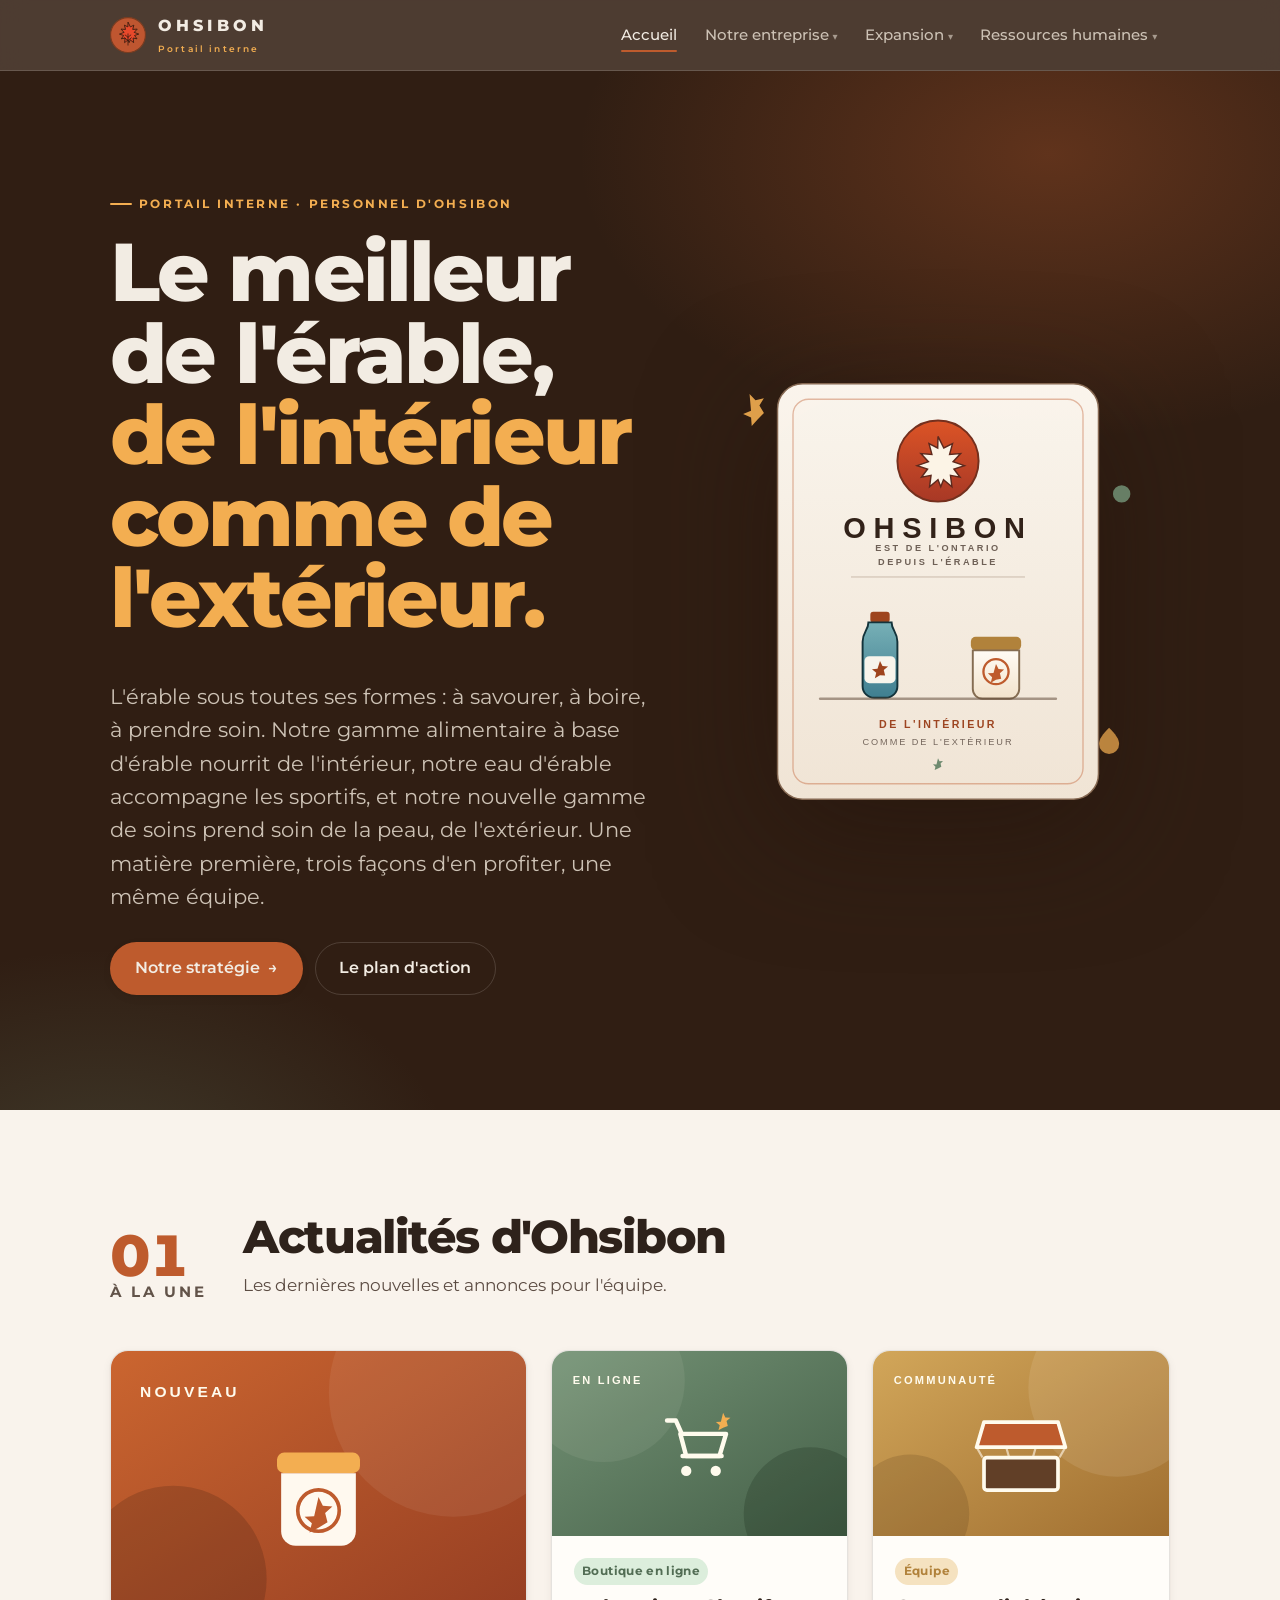
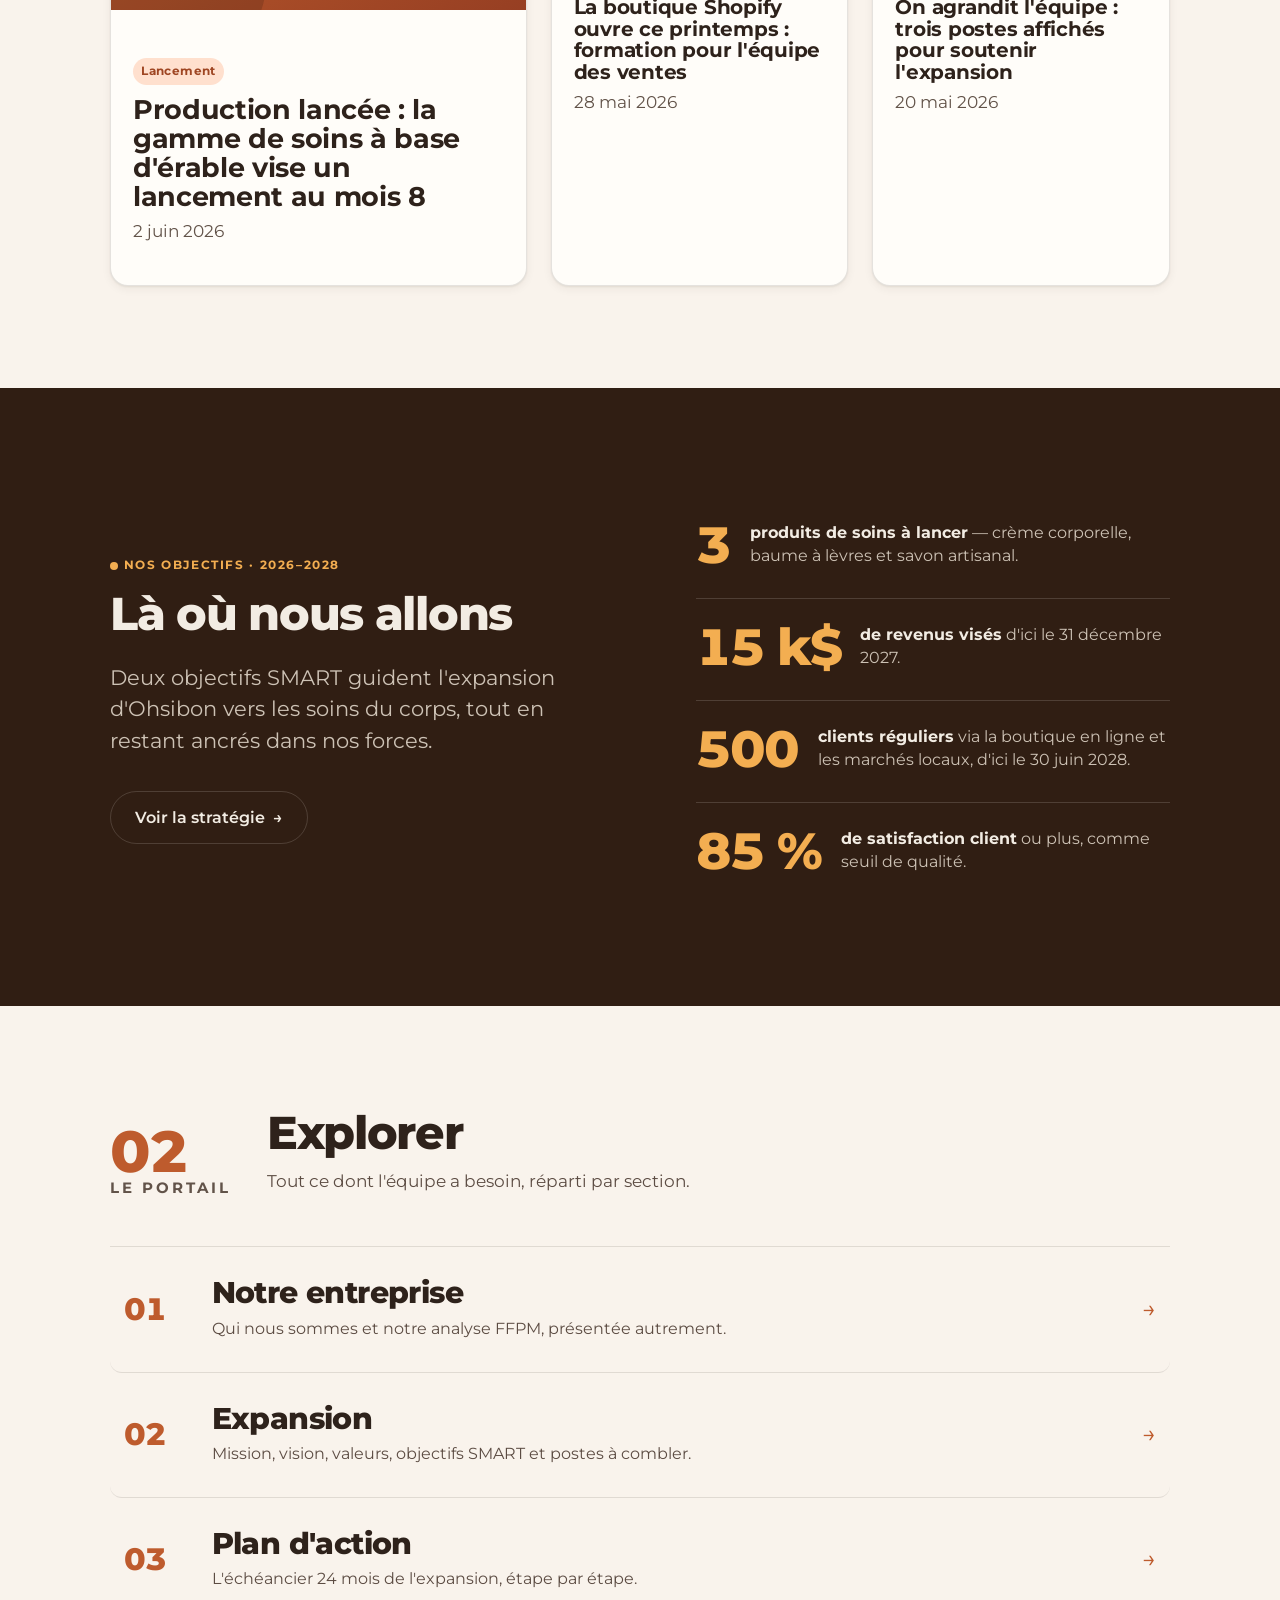
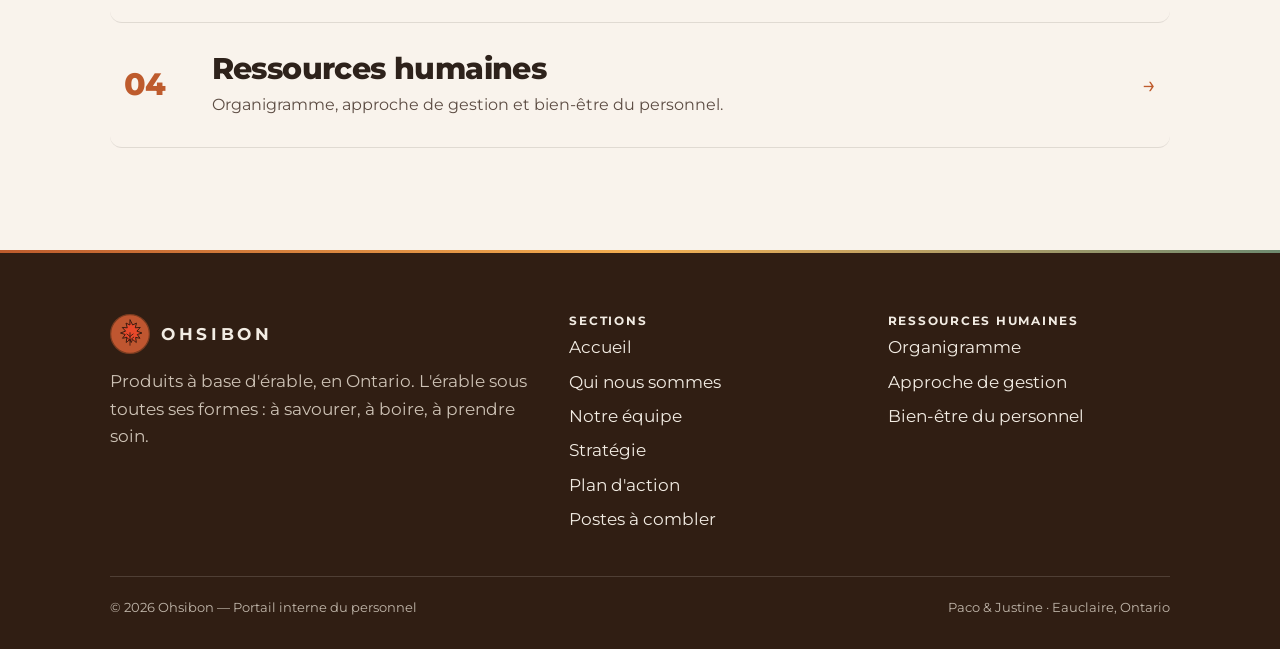
<file: index.html>
<!DOCTYPE html>
<html lang="fr" class="no-js">
<head>
  <script>document.documentElement.className=document.documentElement.className.replace("no-js","js");</script>
  <meta charset="UTF-8" />
  <meta name="viewport" content="width=device-width, initial-scale=1" />
  <title>Ohsibon — Portail interne du personnel</title>
  <meta name="description" content="Portail interne d'Ohsibon : stratégie, ressources humaines et plan d'action. Le meilleur de l'érable, de l'intérieur comme de l'extérieur." />
  <link rel="icon" href="assets/logo.svg" type="image/svg+xml" />
  <link rel="preconnect" href="https://fonts.googleapis.com" />
  <link rel="preconnect" href="https://fonts.gstatic.com" crossorigin />
  <link rel="stylesheet" href="https://fonts.googleapis.com/css2?family=Montserrat:ital,wght@0,300;0,400;0,500;0,600;0,700;0,800;1,400&display=swap" media="print" onload="this.media='all'" />
  <noscript><link rel="stylesheet" href="https://fonts.googleapis.com/css2?family=Montserrat:ital,wght@0,300;0,400;0,500;0,600;0,700;0,800;1,400&display=swap" /></noscript>
  <link rel="stylesheet" href="css/styles.css?v=6" />
</head>
<body>
  <header class="site-header" data-site-header></header>

  <!-- ===================== HERO ===================== -->
  <section class="hero">
    <div class="container hero__inner">
      <div class="hero__text reveal">
        <span class="eyebrow">Portail interne · Personnel d'Ohsibon</span>
        <h1>Le meilleur de l'érable,<br /><span class="hero__accent">de l'intérieur<br />comme de l'extérieur.</span></h1>
        <p class="lead">
          L'érable sous toutes ses formes : à savourer, à boire, à prendre soin. Notre gamme
          alimentaire à base d'érable nourrit de l'intérieur, notre eau d'érable accompagne les
          sportifs, et notre nouvelle gamme de soins prend soin de la peau, de l'extérieur. Une
          matière première, trois façons d'en profiter, une même équipe.
        </p>
        <div class="hero__cta">
          <a class="btn btn--primary btn--arrow" href="strategie.html">Notre stratégie</a>
          <a class="btn btn--ghost" href="plan-action.html">Le plan d'action</a>
        </div>
      </div>
      <div class="hero__art reveal" data-d="1">
        <img class="hero__scene" src="assets/scene-hero.svg?v=3" width="480" height="500"
          alt="Étiquette Ohsibon : une bouteille d'eau d'érable et un pot de crème de soin, sous le sceau à la feuille d'érable de l'Ontario." />
      </div>
    </div>
  </section>

  <!-- ===================== ACTUALITÉS / MANCHETTES ===================== -->
  <section class="section">
    <div class="container">
      <div class="shead reveal">
        <div class="shead__no">01<small>À la une</small></div>
        <div><h2>Actualités d'Ohsibon</h2><p>Les dernières nouvelles et annonces pour l'équipe.</p></div>
      </div>

      <div class="news">
        <article class="newscard newscard--lead reveal">
          <div class="newscard__media"><img src="assets/news-launch.svg" alt="Visuel : pot de crème de soin à l'érable" /></div>
          <div class="newscard__body">
            <span class="tag">Lancement</span>
            <h3>Production lancée : la gamme de soins à base d'érable vise un lancement au mois 8</h3>
            <p class="muted">2 juin 2026</p>
          </div>
        </article>
        <article class="newscard reveal" data-d="1">
          <div class="newscard__media"><img src="assets/news-shop.svg" alt="Visuel : panier d'achat, boutique en ligne" /></div>
          <div class="newscard__body">
            <span class="tag tag--sage">Boutique en ligne</span>
            <h3>La boutique Shopify ouvre ce printemps : formation pour l'équipe des ventes</h3>
            <p class="muted">28 mai 2026</p>
          </div>
        </article>
        <article class="newscard reveal" data-d="2">
          <div class="newscard__media"><img src="assets/news-community.svg?v=3" alt="Visuel : kiosque de marché local" /></div>
          <div class="newscard__body">
            <span class="tag tag--gold">Équipe</span>
            <h3>On agrandit l'équipe : trois postes affichés pour soutenir l'expansion</h3>
            <p class="muted">20 mai 2026</p>
          </div>
        </article>
      </div>
    </div>
  </section>

  <!-- ===================== OBJECTIFS (éditorial) ===================== -->
  <section class="section band">
    <div class="container">
      <div class="aims">
        <div class="reveal">
          <span class="kmark"><span class="kmark__dot"></span> Nos objectifs · 2026–2028</span>
          <h2>Là où nous allons</h2>
          <p class="lead">Deux objectifs SMART guident l'expansion d'Ohsibon vers les soins du corps,
            tout en restant ancrés dans nos forces.</p>
          <a class="btn btn--ghost btn--arrow" href="strategie.html" style="margin-top:18px">Voir la stratégie</a>
        </div>
        <ul class="aims__list reveal" data-d="1">
          <li><span class="aims__fig">3</span><span class="aims__txt"><b>produits de soins à lancer</b> — crème corporelle, baume à lèvres et savon artisanal.</span></li>
          <li><span class="aims__fig">15 k$</span><span class="aims__txt"><b>de revenus visés</b> d'ici le 31 décembre 2027.</span></li>
          <li><span class="aims__fig">500</span><span class="aims__txt"><b>clients réguliers</b> via la boutique en ligne et les marchés locaux, d'ici le 30 juin 2028.</span></li>
          <li><span class="aims__fig">85 %</span><span class="aims__txt"><b>de satisfaction client</b> ou plus, comme seuil de qualité.</span></li>
        </ul>
      </div>
    </div>
  </section>

  <!-- ===================== INDEX DES SECTIONS (éditorial numéroté) ===================== -->
  <section class="section">
    <div class="container">
      <div class="shead reveal">
        <div class="shead__no">02<small>Le portail</small></div>
        <div><h2>Explorer</h2><p>Tout ce dont l'équipe a besoin, réparti par section.</p></div>
      </div>

      <nav class="index reveal" data-d="1" aria-label="Sections du portail">
        <a class="index__row" href="entreprise.html">
          <span class="index__no">01</span>
          <span class="index__main"><h3>Notre entreprise</h3><p>Qui nous sommes et notre analyse FFPM, présentée autrement.</p></span>
          <span class="index__go" aria-hidden="true">→</span>
        </a>
        <a class="index__row" href="strategie.html">
          <span class="index__no">02</span>
          <span class="index__main"><h3>Expansion</h3><p>Mission, vision, valeurs, objectifs SMART et postes à combler.</p></span>
          <span class="index__go" aria-hidden="true">→</span>
        </a>
        <a class="index__row" href="plan-action.html">
          <span class="index__no">03</span>
          <span class="index__main"><h3>Plan d'action</h3><p>L'échéancier 24 mois de l'expansion, étape par étape.</p></span>
          <span class="index__go" aria-hidden="true">→</span>
        </a>
        <a class="index__row" href="rh-organigramme.html">
          <span class="index__no">04</span>
          <span class="index__main"><h3>Ressources humaines</h3><p>Organigramme, approche de gestion et bien-être du personnel.</p></span>
          <span class="index__go" aria-hidden="true">→</span>
        </a>
      </nav>
    </div>
  </section>

  <footer class="site-footer" data-site-footer></footer>
  <script src="js/site.js?v=6"></script>
</body>
</html>
</file>
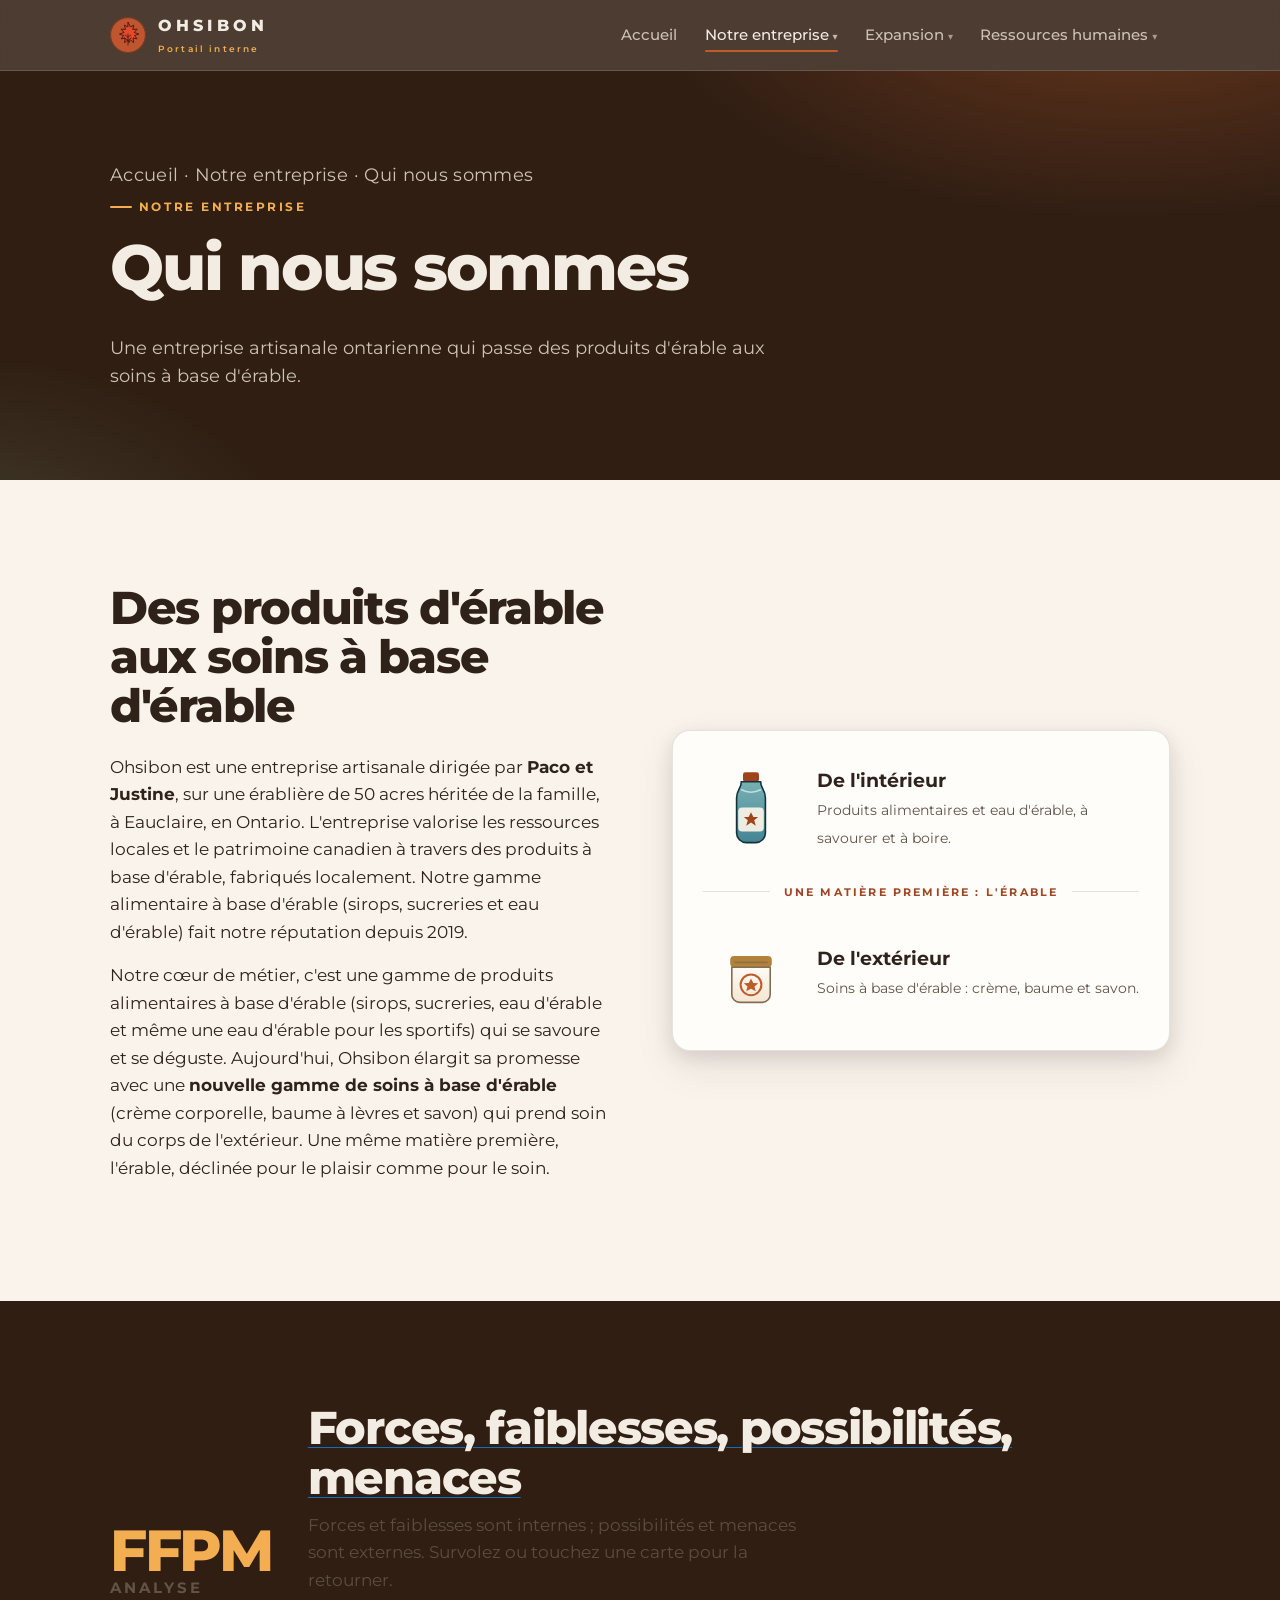
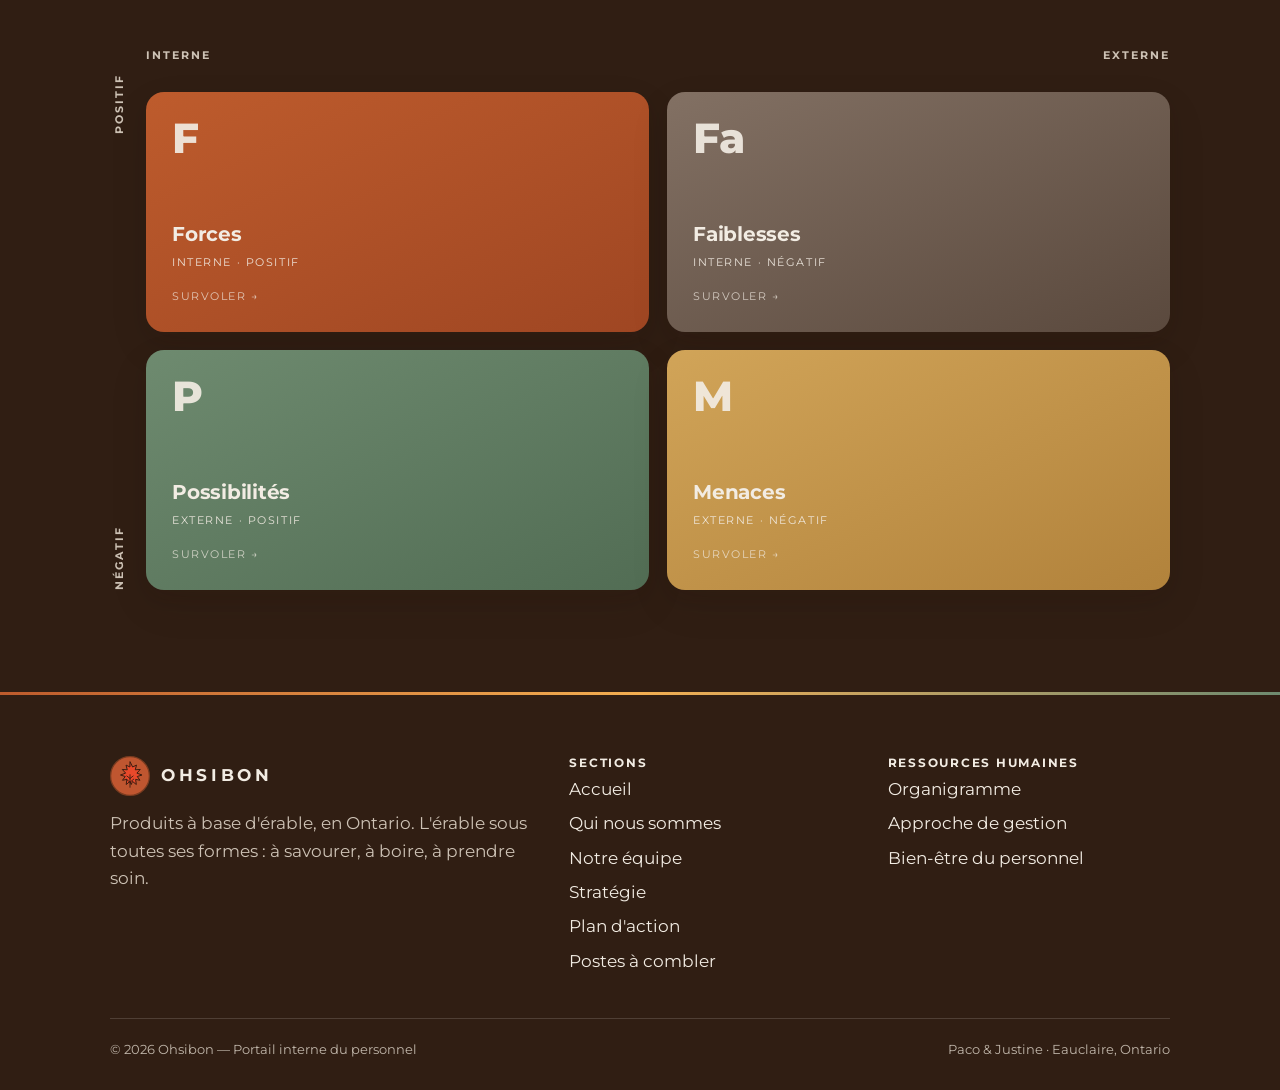
<file: entreprise.html>
<!DOCTYPE html>
<html lang="fr" class="no-js">
<head>
  <script>document.documentElement.className=document.documentElement.className.replace("no-js","js");</script>
  <meta charset="UTF-8" />
  <meta name="viewport" content="width=device-width, initial-scale=1" />
  <title>Qui nous sommes — Ohsibon</title>
  <meta name="description" content="Qui nous sommes : présentation d'Ohsibon et analyse FFPM (Forces, Faiblesses, Possibilités, Menaces)." />
  <link rel="icon" href="assets/logo.svg" type="image/svg+xml" />
  <link rel="preconnect" href="https://fonts.googleapis.com" />
  <link rel="preconnect" href="https://fonts.gstatic.com" crossorigin />
  <link rel="stylesheet" href="https://fonts.googleapis.com/css2?family=Montserrat:ital,wght@0,300;0,400;0,500;0,600;0,700;0,800;1,400&display=swap" media="print" onload="this.media='all'" />
  <noscript><link rel="stylesheet" href="https://fonts.googleapis.com/css2?family=Montserrat:ital,wght@0,300;0,400;0,500;0,600;0,700;0,800;1,400&display=swap" /></noscript>
  <link rel="stylesheet" href="css/styles.css?v=6" />
</head>
<body>
  <header class="site-header" data-site-header></header>

  <section class="pagehead">
    <div class="container">
      <p class="breadcrumb"><a href="index.html">Accueil</a> · Notre entreprise · Qui nous sommes</p>
      <span class="eyebrow">Notre entreprise</span>
      <h1>Qui nous sommes</h1>
      <p>Une entreprise artisanale ontarienne qui passe des produits d'érable aux soins à base d'érable.</p>
    </div>
  </section>

  <!-- ===================== INTRO ===================== -->
  <section class="section">
    <div class="container">
      <div class="grid grid-2" style="align-items:center;gap:clamp(28px,5vw,72px)">
        <div class="reveal measure">
          <h2>Des produits d'érable aux soins à base d'érable</h2>
          <p>Ohsibon est une entreprise artisanale dirigée par <b>Paco et Justine</b>, sur une
            érablière de 50 acres héritée de la famille, à Eauclaire, en Ontario. L'entreprise
            valorise les ressources locales et le patrimoine canadien à travers des produits à base
            d'érable, fabriqués localement. Notre gamme alimentaire à base d'érable (sirops, sucreries
            et eau d'érable) fait notre réputation depuis 2019.</p>
          <p>Notre cœur de métier, c'est une gamme de produits alimentaires à base d'érable (sirops,
            sucreries, eau d'érable et même une eau d'érable pour les sportifs) qui se savoure et se
            déguste. Aujourd'hui, Ohsibon élargit sa promesse avec une <b>nouvelle gamme de soins à
            base d'érable</b> (crème corporelle, baume à lèvres et savon) qui prend soin du corps de
            l'extérieur. Une même matière première, l'érable, déclinée pour le plaisir comme pour le soin.</p>
        </div>

        <div class="reveal" data-d="1">
          <div class="promise">
            <div class="promise__row">
              <img class="promise__art" src="assets/glyph-bottle.svg" alt="Bouteille d'eau d'érable" width="96" height="96" />
              <div><b>De l'intérieur</b><small>Produits alimentaires et eau d'érable, à savourer et à boire.</small></div>
            </div>
            <div class="promise__divider"><span>une matière première : l'érable</span></div>
            <div class="promise__row">
              <img class="promise__art" src="assets/glyph-jar.svg" alt="Pot de crème de soin à l'érable" width="96" height="96" />
              <div><b>De l'extérieur</b><small>Soins à base d'érable : crème, baume et savon.</small></div>
            </div>
          </div>
        </div>
      </div>
    </div>
  </section>

  <!-- ===================== ANALYSE FFPM (créative) ===================== -->
  <section class="section band">
    <div class="container">
      <div class="shead reveal">
        <div class="shead__no">FFPM<small>Analyse</small></div>
        <div><h2><a class="src" href="documents/plan-strategique.pdf" target="_blank" rel="noopener">Forces, faiblesses, possibilités, menaces</a></h2>
          <p>Forces et faiblesses sont internes ; possibilités et menaces sont externes.
            Survolez ou touchez une carte pour la retourner.</p></div>
      </div>

      <div class="ffpm reveal" data-d="1">
        <div class="ffpm__axis ffpm__axis--x"><span>Interne</span><span>Externe</span></div>
        <div class="ffpm__axis ffpm__axis--y"><span>Positif</span><span>Négatif</span></div>

        <article class="flip" tabindex="0" aria-label="Forces — retourner pour le détail">
          <div class="flip__inner">
            <div class="flip__face flip__front flip__front--terra">
              <span class="flip__big">F</span>
              <div><h3>Forces</h3><small>Interne · Positif</small>
                <div class="flip__hint">Survoler →</div></div>
            </div>
            <div class="flip__face flip__back">
              <h4>Forces</h4>
              <ul>
                <li>Produits 100 % naturels et locaux (Ontario)</li>
                <li>Savoir-faire artisanal et érable de qualité supérieure</li>
                <li>Marque authentique avec une histoire forte</li>
                <li>Érablière de 50 acres en propriété : matière première locale à faible coût.</li>
              </ul>
            </div>
          </div>
        </article>

        <article class="flip" tabindex="0" aria-label="Faiblesses — retourner pour le détail">
          <div class="flip__inner">
            <div class="flip__face flip__front flip__front--taupe">
              <span class="flip__big">Fa</span>
              <div><h3>Faiblesses</h3><small>Interne · Négatif</small>
                <div class="flip__hint">Survoler →</div></div>
            </div>
            <div class="flip__face flip__back">
              <h4>Faiblesses</h4>
              <ul>
                <li>Petite équipe (Paco et Justine) — ressources humaines limitées</li>
                <li>Budget de lancement restreint</li>
                <li>Peu d'expérience dans le secteur des soins du corps</li>
                <li>Distribution encore limitée à la région</li>
              </ul>
            </div>
          </div>
        </article>

        <article class="flip" tabindex="0" aria-label="Possibilités — retourner pour le détail">
          <div class="flip__inner">
            <div class="flip__face flip__front flip__front--sage">
              <span class="flip__big">P</span>
              <div><h3>Possibilités</h3><small>Externe · Positif</small>
                <div class="flip__hint">Survoler →</div></div>
            </div>
            <div class="flip__face flip__back">
              <h4>Possibilités</h4>
              <ul>
                <li>Marché des soins naturels en forte croissance au Canada</li>
                <li>Tendance forte pour les produits locaux et écoresponsables</li>
                <li>Peu de concurrents directs avec des produits à base d'érable</li>
                <li>Possibilité de vente en ligne (e-commerce) à l'échelle nationale</li>
              </ul>
            </div>
          </div>
        </article>

        <article class="flip" tabindex="0" aria-label="Menaces — retourner pour le détail">
          <div class="flip__inner">
            <div class="flip__face flip__front flip__front--gold">
              <span class="flip__big">M</span>
              <div><h3>Menaces</h3><small>Externe · Négatif</small>
                <div class="flip__hint">Survoler →</div></div>
            </div>
            <div class="flip__face flip__back">
              <h4>Menaces</h4>
              <ul>
                <li>Forte concurrence des petits producteurs québécois, qui dominent le marché des produits d'érable.</li>
                <li>Concurrence des grandes marques de soins (ex. Yves Rocher, Body Shop)</li>
                <li>Coût élevé de certification biologique ou naturelle</li>
                <li>Saison de l'érable limitée — dépendance saisonnière</li>
                <li>Sensibilité aux allergies — exigences réglementaires strictes</li>
              </ul>
            </div>
          </div>
        </article>
      </div>
    </div>
  </section>

  <footer class="site-footer" data-site-footer></footer>
  <script src="js/site.js?v=6"></script>
</body>
</html>
</file>
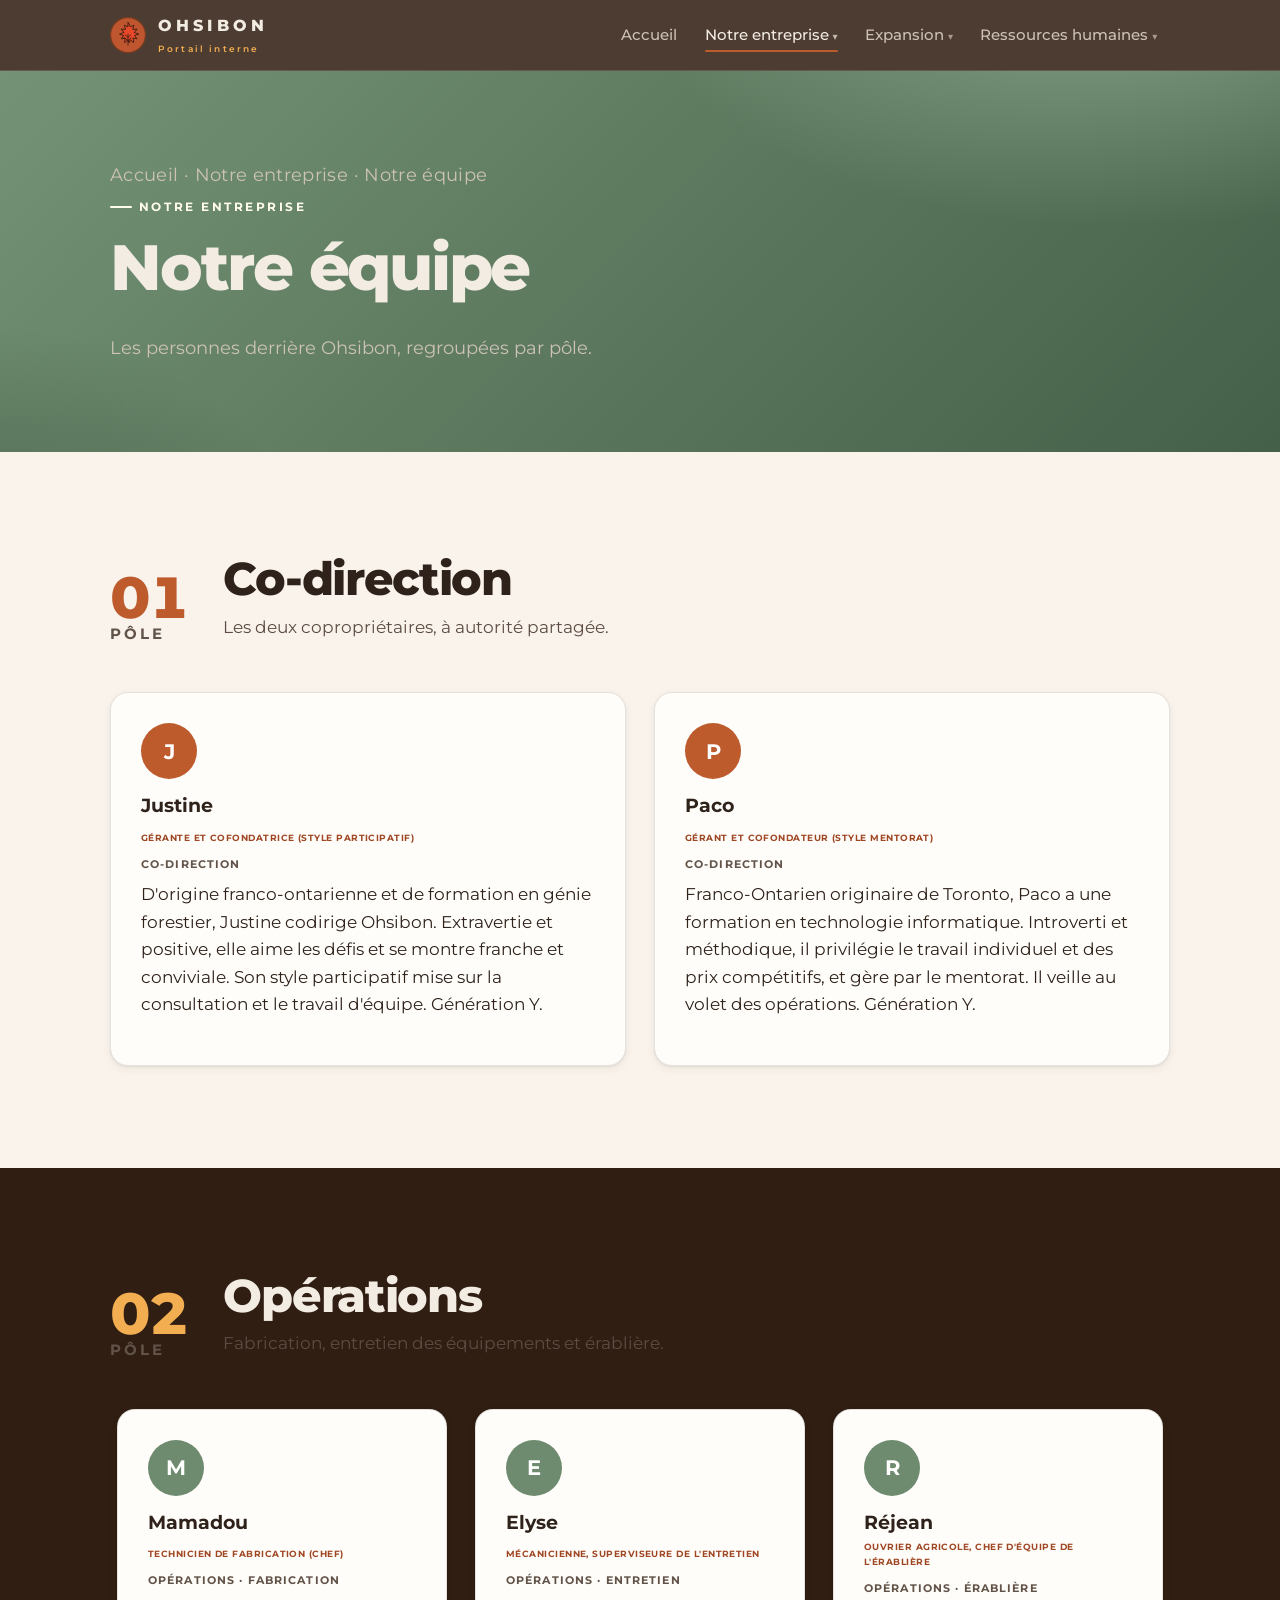
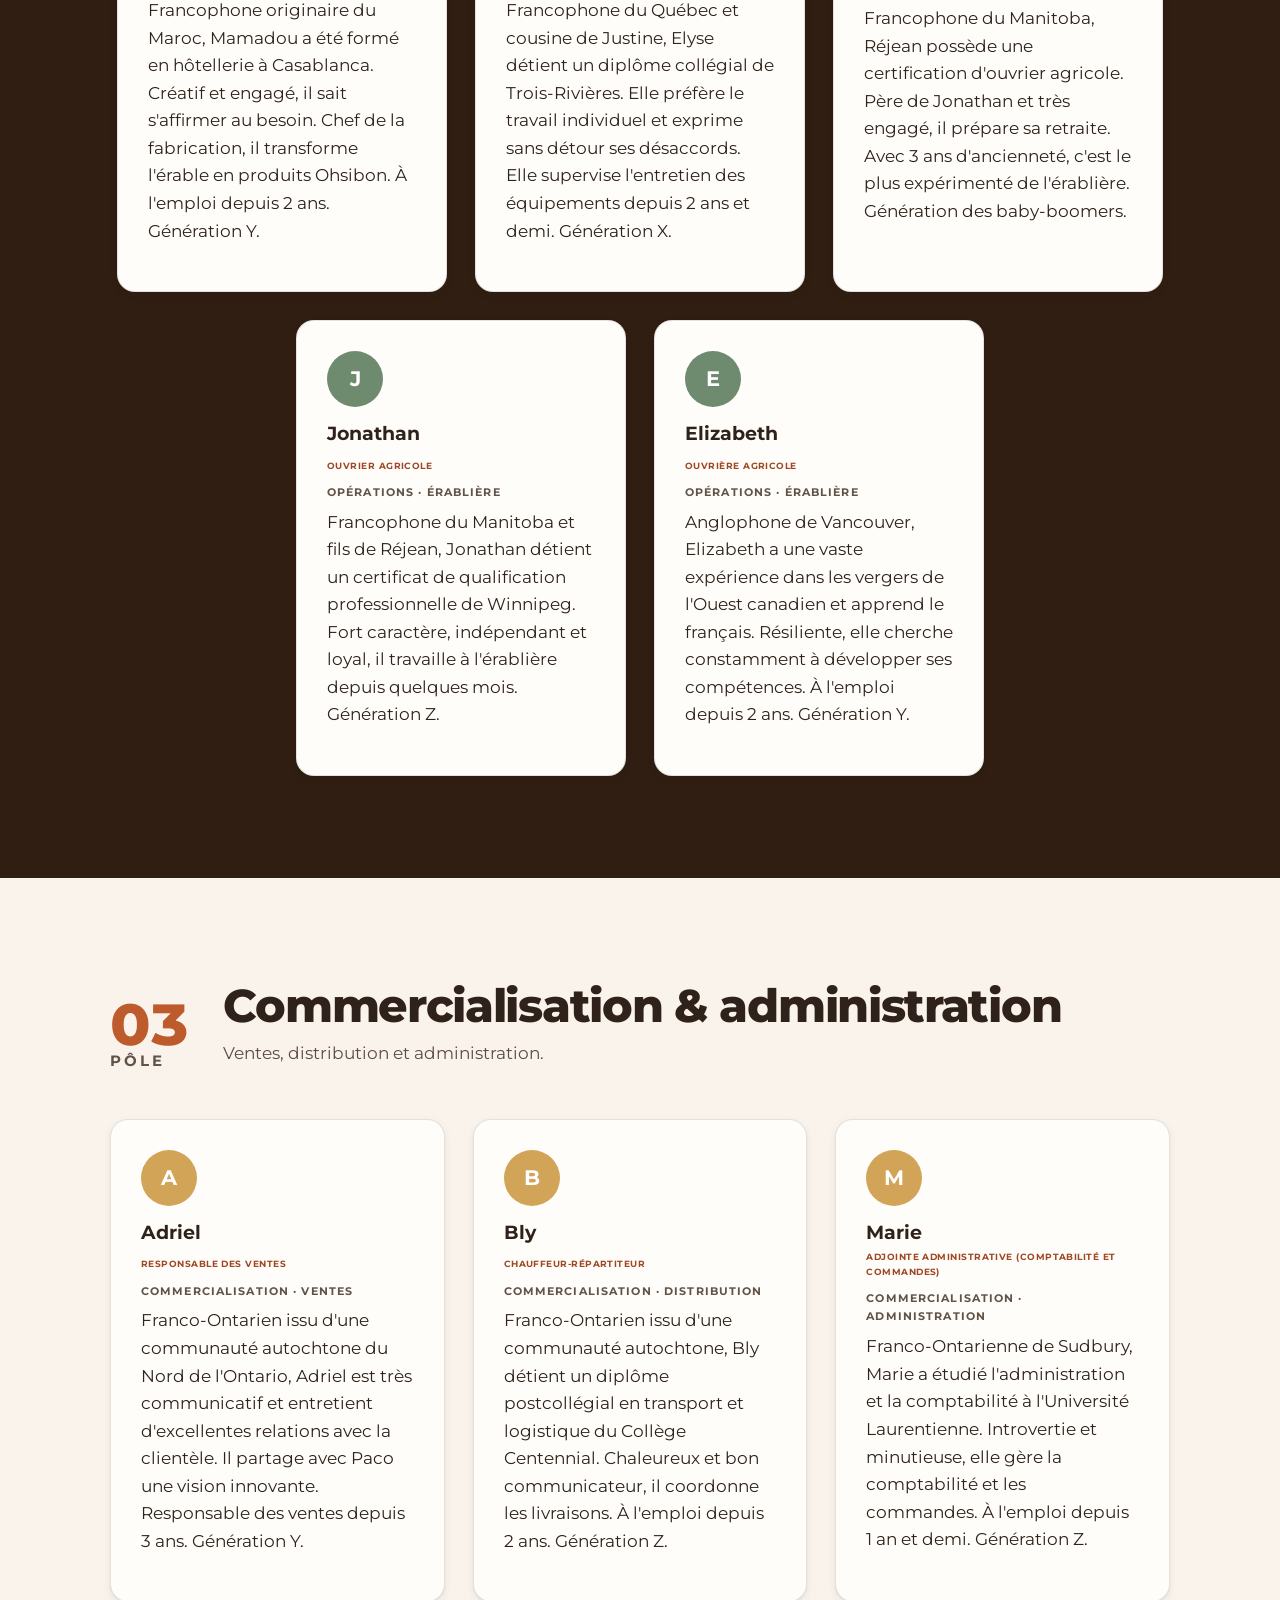
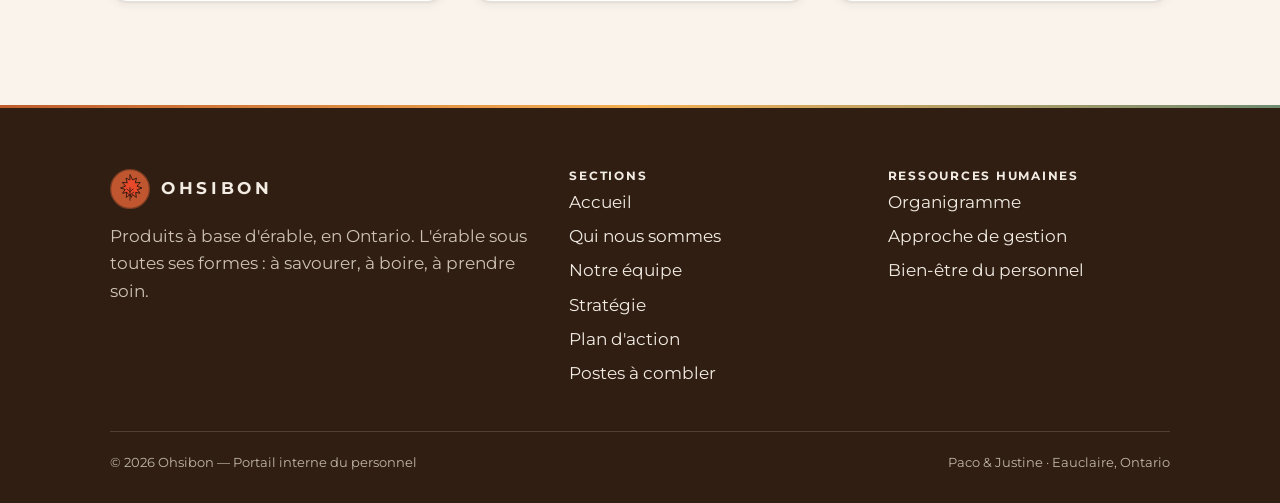
<file: equipe.html>
<!DOCTYPE html>
<html lang="fr" class="no-js">
<head>
  <script>document.documentElement.className=document.documentElement.className.replace("no-js","js");</script>
  <meta charset="UTF-8" />
  <meta name="viewport" content="width=device-width, initial-scale=1" />
  <title>Notre équipe — Ohsibon</title>
  <meta name="description" content="Les personnes derrière Ohsibon, regroupées par pôle : co-direction, opérations, commercialisation et administration." />
  <link rel="icon" href="assets/logo.svg" type="image/svg+xml" />
  <link rel="preconnect" href="https://fonts.googleapis.com" />
  <link rel="preconnect" href="https://fonts.gstatic.com" crossorigin />
  <link rel="stylesheet" href="https://fonts.googleapis.com/css2?family=Montserrat:ital,wght@0,300;0,400;0,500;0,600;0,700;0,800;1,400&display=swap" media="print" onload="this.media='all'" />
  <noscript><link rel="stylesheet" href="https://fonts.googleapis.com/css2?family=Montserrat:ital,wght@0,300;0,400;0,500;0,600;0,700;0,800;1,400&display=swap" /></noscript>
  <link rel="stylesheet" href="css/styles.css?v=6" />
</head>
<body>
  <header class="site-header" data-site-header></header>

  <section class="pagehead pagehead--2">
    <div class="container">
      <p class="breadcrumb"><a href="index.html">Accueil</a> · Notre entreprise · Notre équipe</p>
      <span class="eyebrow">Notre entreprise</span>
      <h1>Notre équipe</h1>
      <p>Les personnes derrière Ohsibon, regroupées par pôle.</p>
    </div>
  </section>

  <!-- ===================== CO-DIRECTION ===================== -->
  <section class="section">
    <div class="container">
      <div class="shead reveal">
        <div class="shead__no">01<small>Pôle</small></div>
        <div><h2>Co-direction</h2><p>Les deux copropriétaires, à autorité partagée.</p></div>
      </div>

      <div class="grid grid-2">
        <article class="card profile-card reveal" id="justine">
          <div class="profile-card__avatar">J</div>
          <b class="profile-card__name">Justine</b>
          <span class="orgcard__role">Gérante et cofondatrice (style participatif)</span>
          <p class="profile-card__pole">Co-direction</p>
          <p>D'origine franco-ontarienne et de formation en génie forestier, Justine codirige Ohsibon.
            Extravertie et positive, elle aime les défis et se montre franche et conviviale. Son style
            participatif mise sur la consultation et le travail d'équipe. Génération Y.</p>
        </article>
        <article class="card profile-card reveal" data-d="1" id="paco">
          <div class="profile-card__avatar">P</div>
          <b class="profile-card__name">Paco</b>
          <span class="orgcard__role">Gérant et cofondateur (style mentorat)</span>
          <p class="profile-card__pole">Co-direction</p>
          <p>Franco-Ontarien originaire de Toronto, Paco a une formation en technologie informatique.
            Introverti et méthodique, il privilégie le travail individuel et des prix compétitifs, et gère
            par le mentorat. Il veille au volet des opérations. Génération Y.</p>
        </article>
      </div>
    </div>
  </section>

  <!-- ===================== OPÉRATIONS ===================== -->
  <section class="section band">
    <div class="container">
      <div class="shead reveal">
        <div class="shead__no">02<small>Pôle</small></div>
        <div><h2>Opérations</h2><p>Fabrication, entretien des équipements et érablière.</p></div>
      </div>

      <div class="grid grid--center">
        <article class="card profile-card reveal" id="mamadou">
          <div class="profile-card__avatar profile-card__avatar--ops">M</div>
          <b class="profile-card__name">Mamadou</b>
          <span class="orgcard__role">Technicien de fabrication (chef)</span>
          <p class="profile-card__pole">Opérations · Fabrication</p>
          <p>Francophone originaire du Maroc, Mamadou a été formé en hôtellerie à Casablanca. Créatif et
            engagé, il sait s'affirmer au besoin. Chef de la fabrication, il transforme l'érable en produits
            Ohsibon. À l'emploi depuis 2 ans. Génération Y.</p>
        </article>
        <article class="card profile-card reveal" data-d="1" id="elyse">
          <div class="profile-card__avatar profile-card__avatar--ops">E</div>
          <b class="profile-card__name">Elyse</b>
          <span class="orgcard__role">Mécanicienne, superviseure de l'entretien</span>
          <p class="profile-card__pole">Opérations · Entretien</p>
          <p>Francophone du Québec et cousine de Justine, Elyse détient un diplôme collégial de
            Trois-Rivières. Elle préfère le travail individuel et exprime sans détour ses désaccords. Elle
            supervise l'entretien des équipements depuis 2 ans et demi. Génération X.</p>
        </article>
        <article class="card profile-card reveal" data-d="2" id="rejean">
          <div class="profile-card__avatar profile-card__avatar--ops">R</div>
          <b class="profile-card__name">Réjean</b>
          <span class="orgcard__role">Ouvrier agricole, chef d'équipe de l'érablière</span>
          <p class="profile-card__pole">Opérations · Érablière</p>
          <p>Francophone du Manitoba, Réjean possède une certification d'ouvrier agricole. Père de Jonathan
            et très engagé, il prépare sa retraite. Avec 3 ans d'ancienneté, c'est le plus expérimenté de
            l'érablière. Génération des baby-boomers.</p>
        </article>
        <article class="card profile-card reveal" id="jonathan">
          <div class="profile-card__avatar profile-card__avatar--ops">J</div>
          <b class="profile-card__name">Jonathan</b>
          <span class="orgcard__role">Ouvrier agricole</span>
          <p class="profile-card__pole">Opérations · Érablière</p>
          <p>Francophone du Manitoba et fils de Réjean, Jonathan détient un certificat de qualification
            professionnelle de Winnipeg. Fort caractère, indépendant et loyal, il travaille à l'érablière
            depuis quelques mois. Génération Z.</p>
        </article>
        <article class="card profile-card reveal" data-d="1" id="elizabeth">
          <div class="profile-card__avatar profile-card__avatar--ops">E</div>
          <b class="profile-card__name">Elizabeth</b>
          <span class="orgcard__role">Ouvrière agricole</span>
          <p class="profile-card__pole">Opérations · Érablière</p>
          <p>Anglophone de Vancouver, Elizabeth a une vaste expérience dans les vergers de l'Ouest canadien
            et apprend le français. Résiliente, elle cherche constamment à développer ses compétences. À
            l'emploi depuis 2 ans. Génération Y.</p>
        </article>
      </div>
    </div>
  </section>

  <!-- ===================== COMMERCIALISATION & ADMINISTRATION ===================== -->
  <section class="section">
    <div class="container">
      <div class="shead reveal">
        <div class="shead__no">03<small>Pôle</small></div>
        <div><h2>Commercialisation &amp; administration</h2><p>Ventes, distribution et administration.</p></div>
      </div>

      <div class="grid grid-3">
        <article class="card profile-card reveal" id="adriel">
          <div class="profile-card__avatar profile-card__avatar--comm">A</div>
          <b class="profile-card__name">Adriel</b>
          <span class="orgcard__role">Responsable des ventes</span>
          <p class="profile-card__pole">Commercialisation · Ventes</p>
          <p>Franco-Ontarien issu d'une communauté autochtone du Nord de l'Ontario, Adriel est très
            communicatif et entretient d'excellentes relations avec la clientèle. Il partage avec Paco une
            vision innovante. Responsable des ventes depuis 3 ans. Génération Y.</p>
        </article>
        <article class="card profile-card reveal" data-d="1" id="bly">
          <div class="profile-card__avatar profile-card__avatar--comm">B</div>
          <b class="profile-card__name">Bly</b>
          <span class="orgcard__role">Chauffeur-répartiteur</span>
          <p class="profile-card__pole">Commercialisation · Distribution</p>
          <p>Franco-Ontarien issu d'une communauté autochtone, Bly détient un diplôme postcollégial en
            transport et logistique du Collège Centennial. Chaleureux et bon communicateur, il coordonne les
            livraisons. À l'emploi depuis 2 ans. Génération Z.</p>
        </article>
        <article class="card profile-card reveal" data-d="2" id="marie">
          <div class="profile-card__avatar profile-card__avatar--comm">M</div>
          <b class="profile-card__name">Marie</b>
          <span class="orgcard__role">Adjointe administrative (comptabilité et commandes)</span>
          <p class="profile-card__pole">Commercialisation · Administration</p>
          <p>Franco-Ontarienne de Sudbury, Marie a étudié l'administration et la comptabilité à l'Université
            Laurentienne. Introvertie et minutieuse, elle gère la comptabilité et les commandes. À l'emploi
            depuis 1 an et demi. Génération Z.</p>
        </article>
      </div>
    </div>
  </section>

  <footer class="site-footer" data-site-footer></footer>
  <script src="js/site.js?v=6"></script>
</body>
</html>
</file>
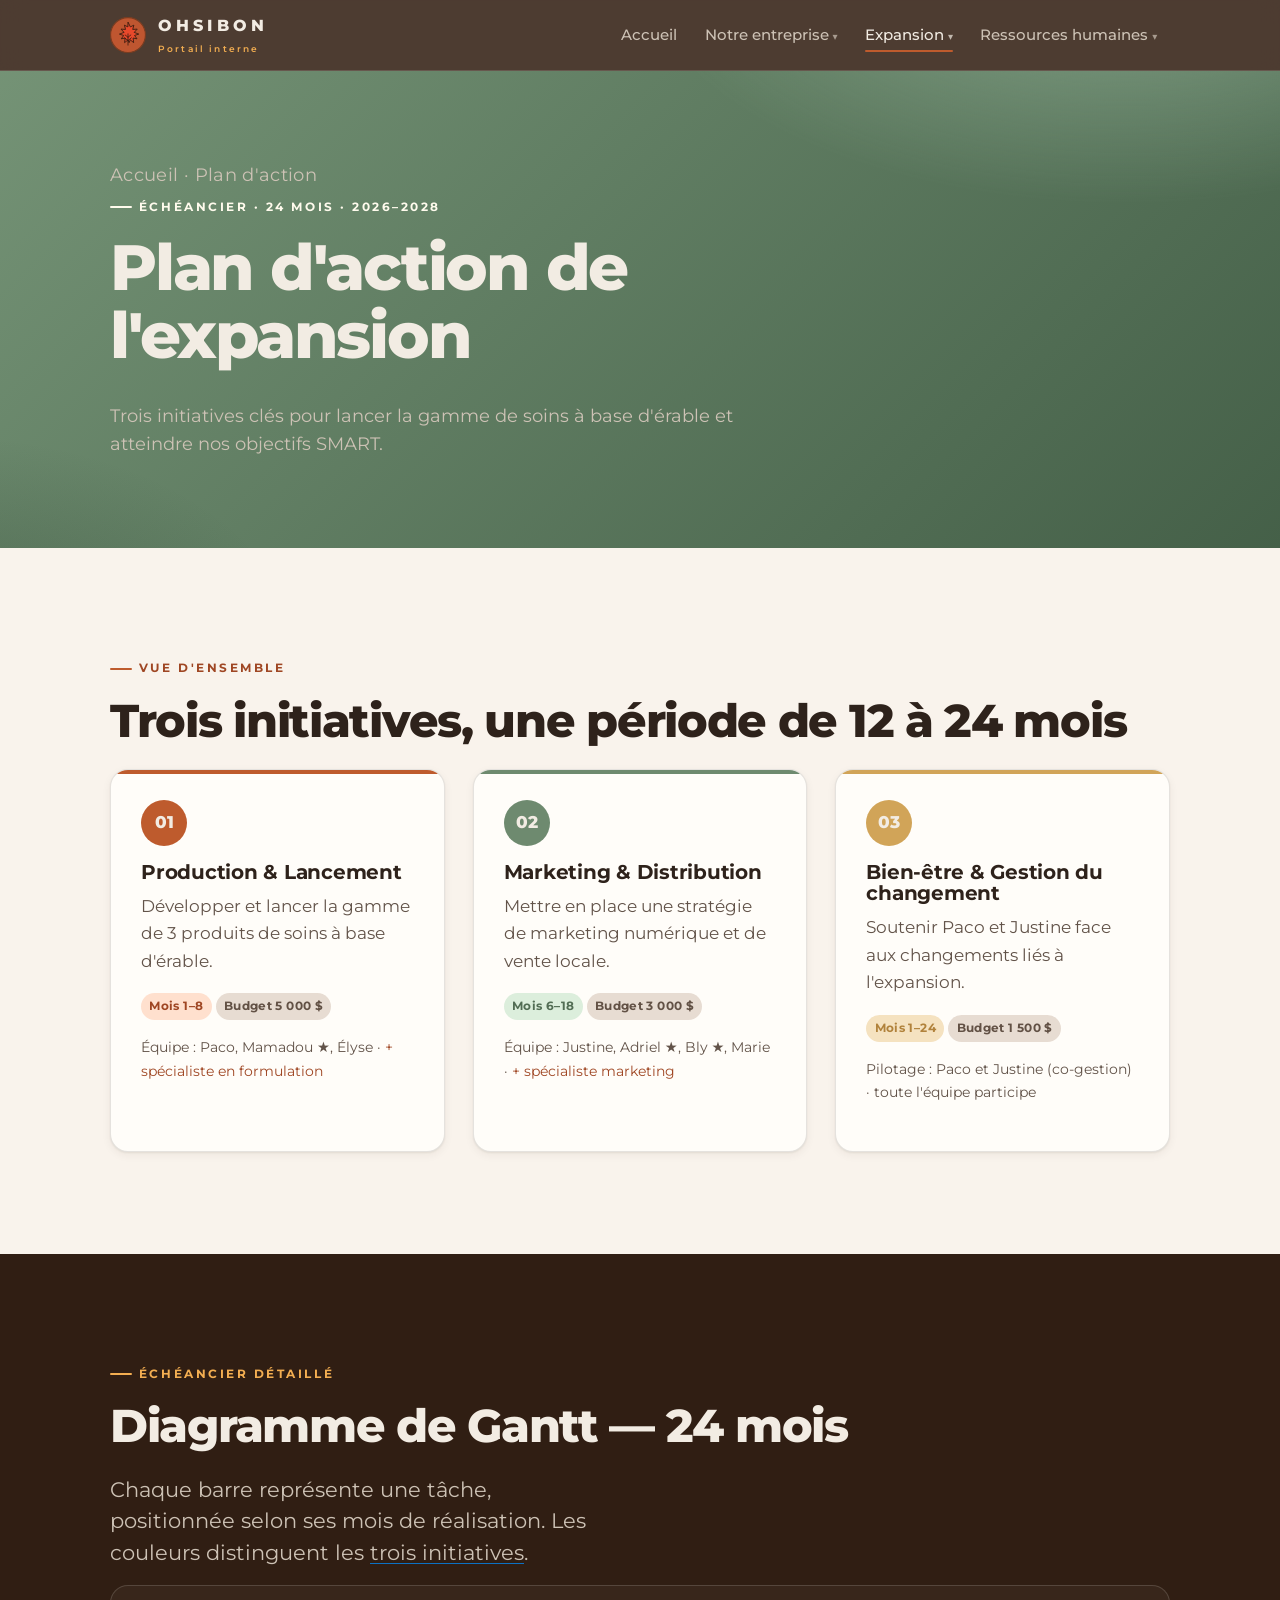
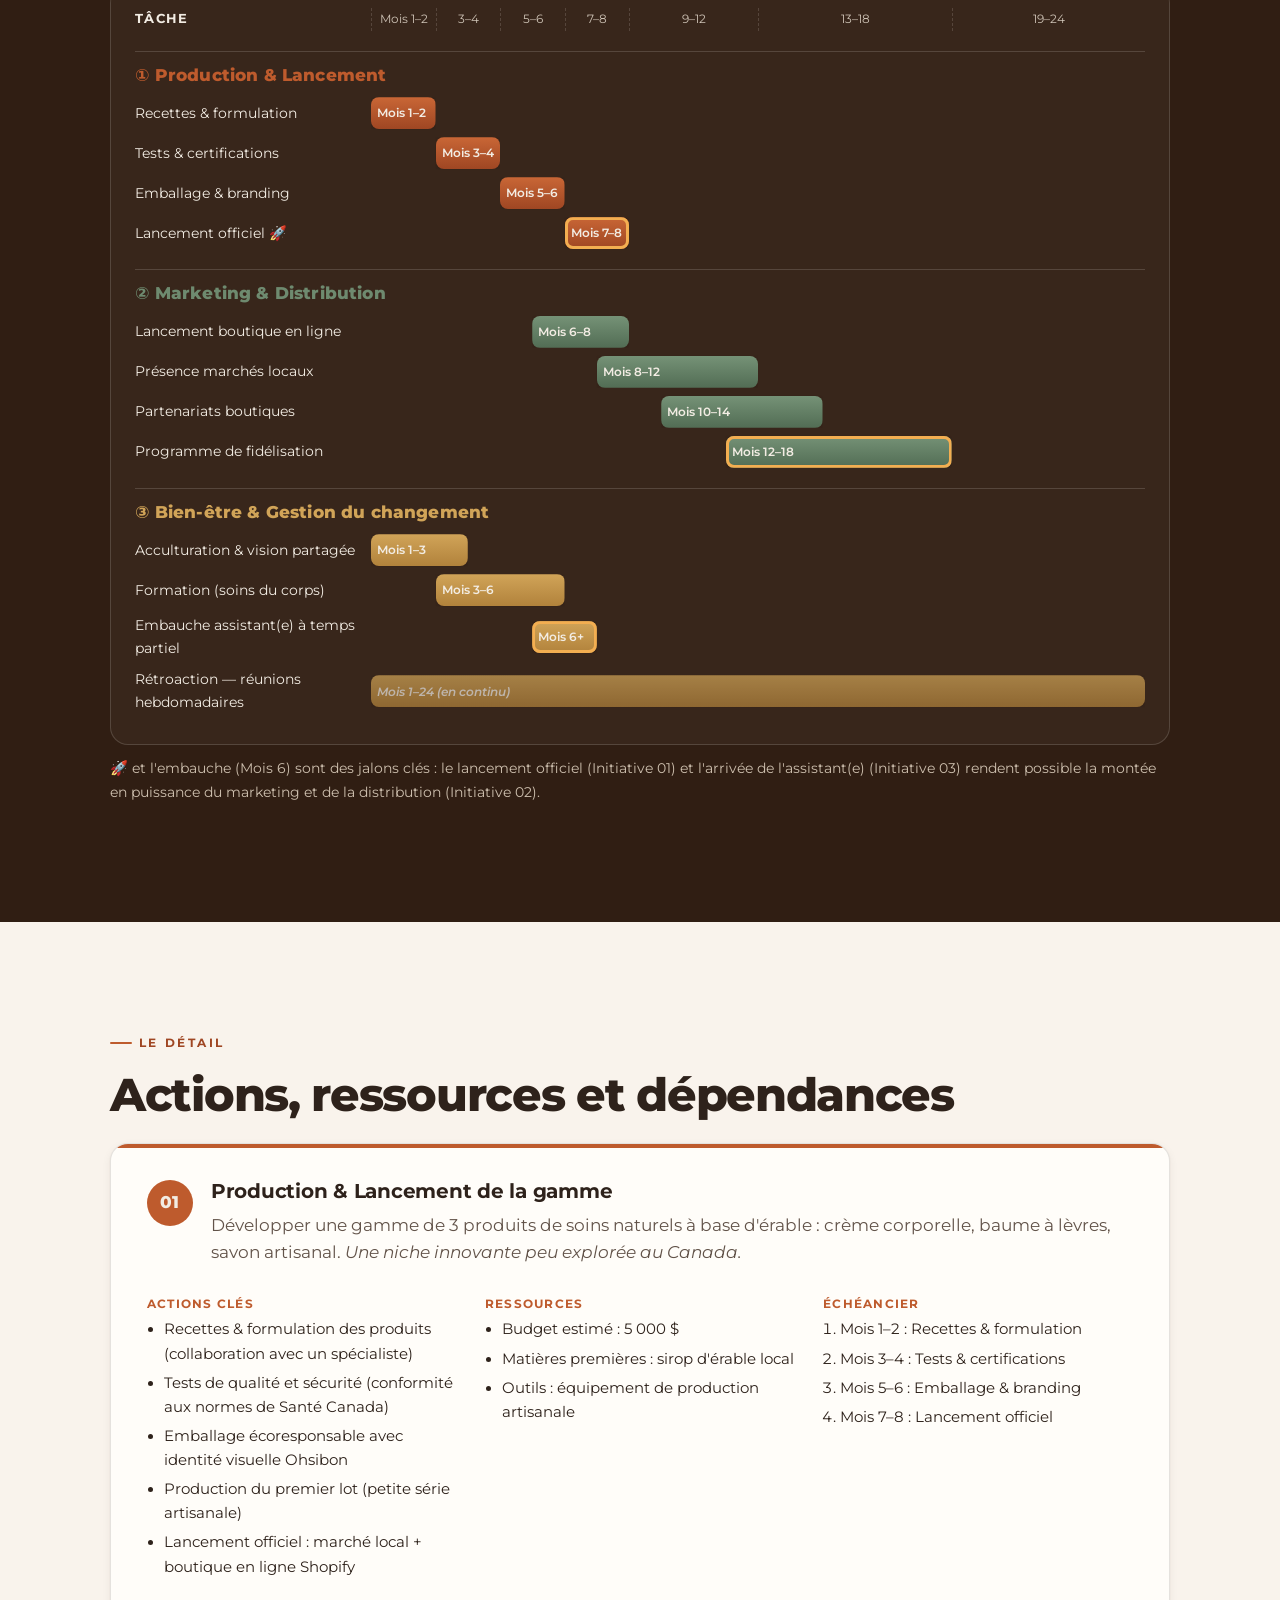
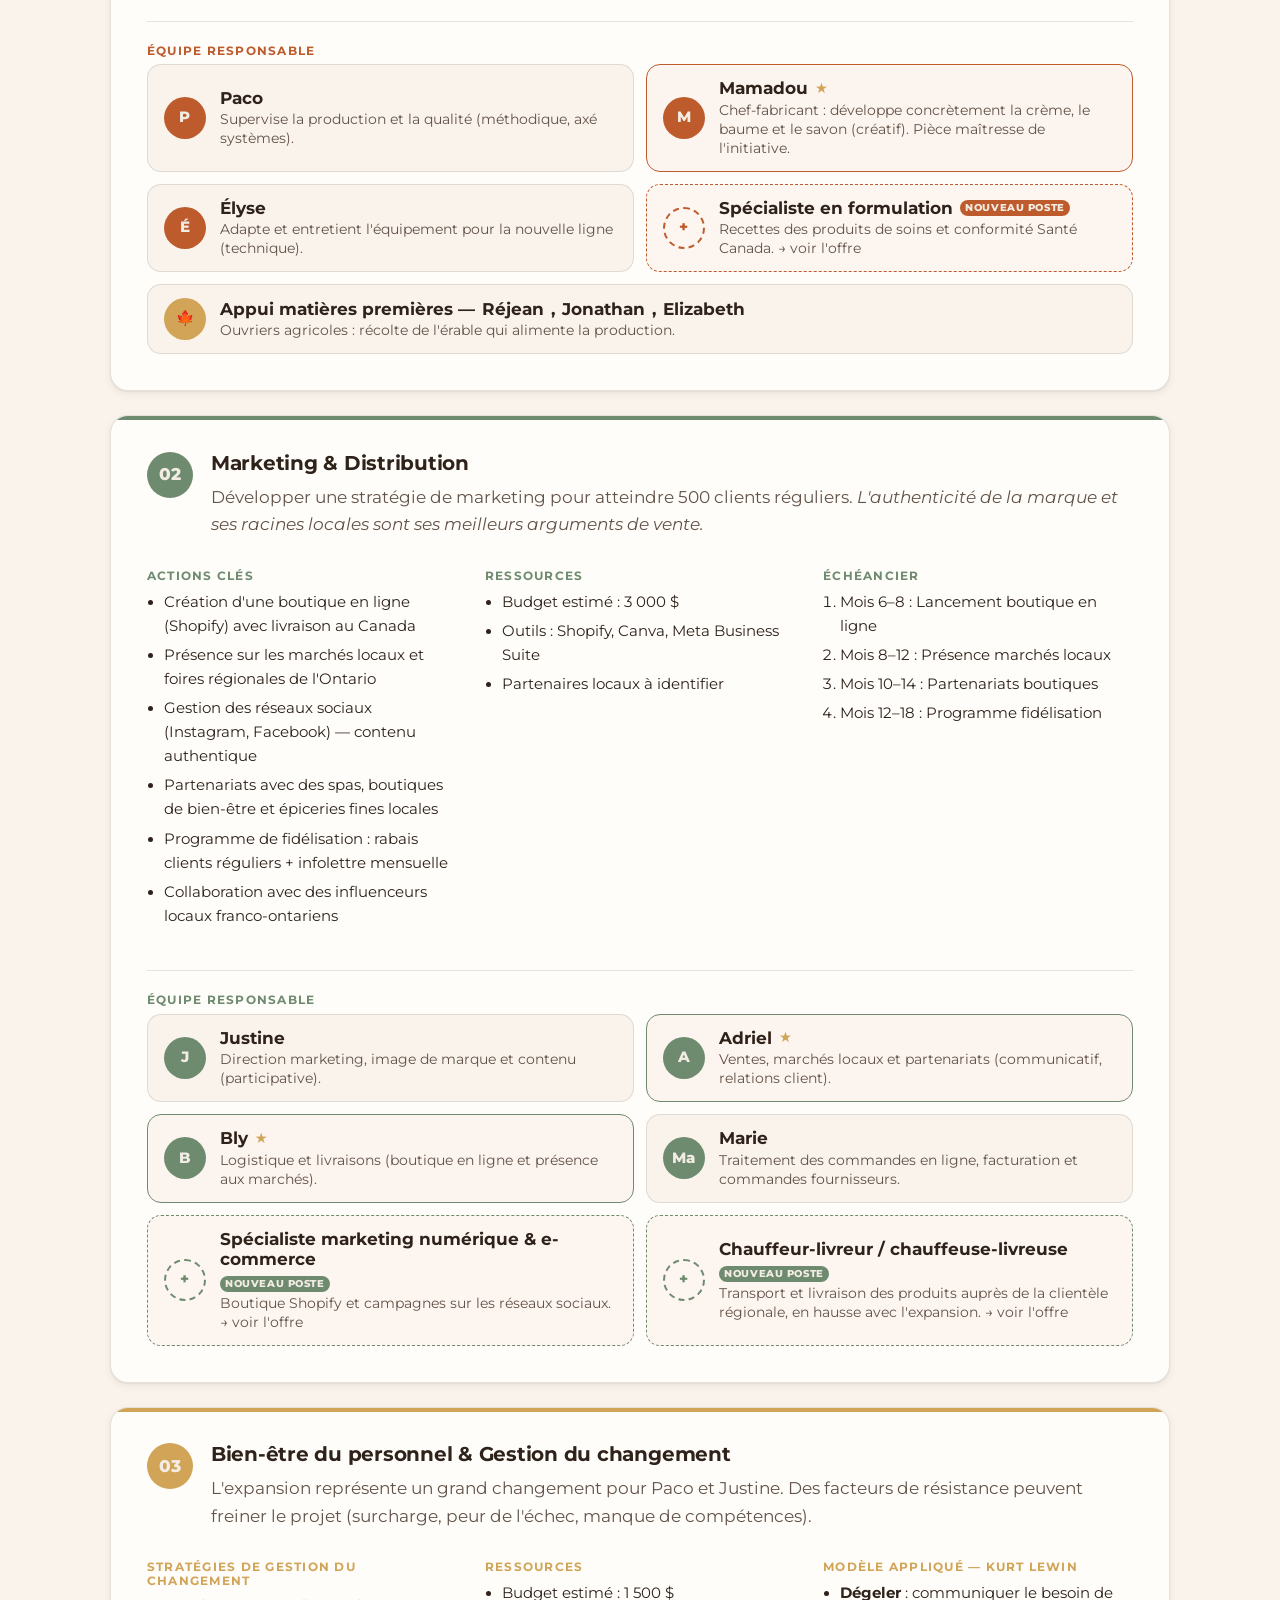
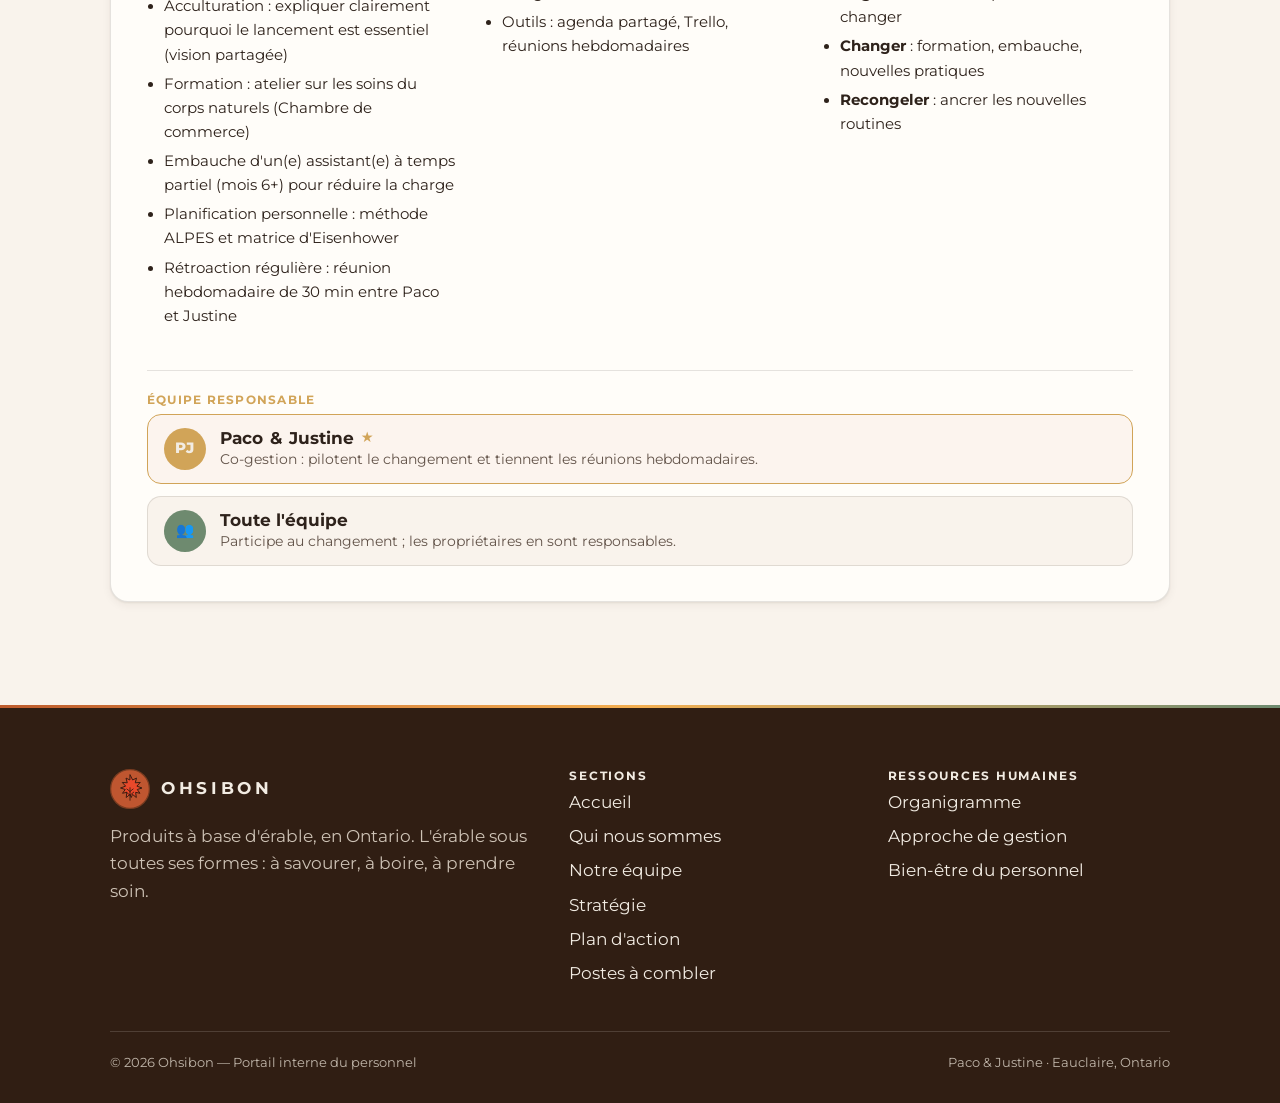
<file: plan-action.html>
<!DOCTYPE html>
<html lang="fr" class="no-js">
<head>
  <script>document.documentElement.className=document.documentElement.className.replace("no-js","js");</script>
  <meta charset="UTF-8" />
  <meta name="viewport" content="width=device-width, initial-scale=1" />
  <title>Plan d'action — Ohsibon</title>
  <meta name="description" content="Échéancier de 24 mois (2026–2028) : production & lancement, marketing & distribution, bien-être du personnel." />
  <link rel="icon" href="assets/logo.svg" type="image/svg+xml" />
  <link rel="preconnect" href="https://fonts.googleapis.com" />
  <link rel="preconnect" href="https://fonts.gstatic.com" crossorigin />
  <link rel="stylesheet" href="https://fonts.googleapis.com/css2?family=Montserrat:ital,wght@0,300;0,400;0,500;0,600;0,700;0,800;1,400&display=swap" media="print" onload="this.media=&#39;all&#39;" />
  <noscript><link rel="stylesheet" href="https://fonts.googleapis.com/css2?family=Montserrat:ital,wght@0,300;0,400;0,500;0,600;0,700;0,800;1,400&display=swap" /></noscript>
  <link rel="stylesheet" href="css/styles.css?v=6" />
</head>
<body>
  <header class="site-header" data-site-header></header>

  <section class="pagehead pagehead--2">
    <div class="container">
      <p class="breadcrumb"><a href="index.html">Accueil</a> · Plan d'action</p>
      <span class="eyebrow">Échéancier · 24 mois · 2026–2028</span>
      <h1>Plan d'action de l'expansion</h1>
      <p>Trois initiatives clés pour lancer la gamme de soins à base d'érable et atteindre nos objectifs SMART.</p>
    </div>
  </section>

  <!-- ===================== LES 3 INITIATIVES ===================== -->
  <section class="section">
    <div class="container">
      <div class="reveal">
        <span class="eyebrow">Vue d'ensemble</span>
        <h2>Trois initiatives, une période de 12 à 24 mois</h2>
      </div>
      <div class="grid grid-3" style="margin-top:24px">
        <div class="initcard reveal" style="--c:var(--terra)">
          <span class="initnum" style="background:var(--terra)">01</span>
          <h3>Production &amp; Lancement</h3>
          <p class="muted">Développer et lancer la gamme de 3 produits de soins à base d'érable.</p>
          <p><span class="tag">Mois 1–8</span> <span class="tag tag--taupe">Budget 5 000 $</span></p>
          <p class="muted" style="font-size:.9rem">Équipe : Paco, Mamadou ★, Élyse · <a href="rh-postes.html#poste-formulation">+ spécialiste en formulation</a></p>
        </div>
        <div class="initcard reveal" data-d="1" style="--c:var(--sage)">
          <span class="initnum" style="background:var(--sage)">02</span>
          <h3>Marketing &amp; Distribution</h3>
          <p class="muted">Mettre en place une stratégie de marketing numérique et de vente locale.</p>
          <p><span class="tag tag--sage">Mois 6–18</span> <span class="tag tag--taupe">Budget 3 000 $</span></p>
          <p class="muted" style="font-size:.9rem">Équipe : Justine, Adriel ★, Bly ★, Marie · <a href="rh-postes.html#poste-marketing">+ spécialiste marketing</a></p>
        </div>
        <div class="initcard reveal" data-d="2" style="--c:var(--gold)">
          <span class="initnum" style="background:var(--gold)">03</span>
          <h3>Bien-être &amp; Gestion du changement</h3>
          <p class="muted">Soutenir Paco et Justine face aux changements liés à l'expansion.</p>
          <p><span class="tag tag--gold">Mois 1–24</span> <span class="tag tag--taupe">Budget 1 500 $</span></p>
          <p class="muted" style="font-size:.9rem">Pilotage : Paco et Justine (co-gestion) · toute l'équipe participe</p>
        </div>
      </div>
    </div>
  </section>

  <!-- ===================== DIAGRAMME DE GANTT ===================== -->
  <section class="section band">
    <div class="container">
      <div class="reveal">
        <span class="eyebrow">Échéancier détaillé</span>
        <h2>Diagramme de Gantt — 24 mois</h2>
        <p class="lead">Chaque barre représente une tâche, positionnée selon ses mois de réalisation.
          Les couleurs distinguent les <a class="src" href="documents/plan-strategique.pdf" target="_blank" rel="noopener">trois initiatives</a>.</p>
      </div>

      <div class="gantt-wrap reveal" data-d="1">
        <div class="gantt">
          <!-- En-tête des mois -->
          <div class="gantt__corner">Tâche</div>
          <div class="gantt__months">
            <span style="grid-column:1 / 3">Mois 1–2</span>
            <span style="grid-column:3 / 5">3–4</span>
            <span style="grid-column:5 / 7">5–6</span>
            <span style="grid-column:7 / 9">7–8</span>
            <span style="grid-column:9 / 13">9–12</span>
            <span style="grid-column:13 / 19">13–18</span>
            <span style="grid-column:19 / 25">19–24</span>
          </div>

          <!-- ===== Initiative 01 ===== -->
          <div class="gantt__group" style="color:var(--terra)">① Production &amp; Lancement</div>
          <div class="gantt__track">
            <div class="gantt__label">Recettes &amp; formulation</div>
            <div class="gantt__bar"><span class="bar bar--terra" style="grid-column:1 / 3">Mois 1–2</span></div>
          </div>
          <div class="gantt__track">
            <div class="gantt__label">Tests &amp; certifications</div>
            <div class="gantt__bar"><span class="bar bar--terra" style="grid-column:3 / 5">Mois 3–4</span></div>
          </div>
          <div class="gantt__track">
            <div class="gantt__label">Emballage &amp; branding</div>
            <div class="gantt__bar"><span class="bar bar--terra" style="grid-column:5 / 7">Mois 5–6</span></div>
          </div>
          <div class="gantt__track">
            <div class="gantt__label">Lancement officiel 🚀</div>
            <div class="gantt__bar"><span class="bar bar--terra bar--key" style="grid-column:7 / 9">Mois 7–8</span></div>
          </div>

          <!-- ===== Initiative 02 ===== -->
          <div class="gantt__group" style="color:var(--sage)">② Marketing &amp; Distribution</div>
          <div class="gantt__track">
            <div class="gantt__label">Lancement boutique en ligne</div>
            <div class="gantt__bar"><span class="bar bar--sage" style="grid-column:6 / 9">Mois 6–8</span></div>
          </div>
          <div class="gantt__track">
            <div class="gantt__label">Présence marchés locaux</div>
            <div class="gantt__bar"><span class="bar bar--sage" style="grid-column:8 / 13">Mois 8–12</span></div>
          </div>
          <div class="gantt__track">
            <div class="gantt__label">Partenariats boutiques</div>
            <div class="gantt__bar"><span class="bar bar--sage" style="grid-column:10 / 15">Mois 10–14</span></div>
          </div>
          <div class="gantt__track">
            <div class="gantt__label">Programme de fidélisation</div>
            <div class="gantt__bar"><span class="bar bar--sage bar--key" style="grid-column:12 / 19">Mois 12–18</span></div>
          </div>

          <!-- ===== Initiative 03 ===== -->
          <div class="gantt__group" style="color:var(--gold)">③ Bien-être &amp; Gestion du changement</div>
          <div class="gantt__track">
            <div class="gantt__label">Acculturation &amp; vision partagée</div>
            <div class="gantt__bar"><span class="bar bar--gold" style="grid-column:1 / 4">Mois 1–3</span></div>
          </div>
          <div class="gantt__track">
            <div class="gantt__label">Formation (soins du corps)</div>
            <div class="gantt__bar"><span class="bar bar--gold" style="grid-column:3 / 7">Mois 3–6</span></div>
          </div>
          <div class="gantt__track">
            <div class="gantt__label">Embauche assistant(e) à temps partiel</div>
            <div class="gantt__bar"><span class="bar bar--gold bar--key" style="grid-column:6 / 8">Mois 6+</span></div>
          </div>
          <div class="gantt__track">
            <div class="gantt__label">Rétroaction — réunions hebdomadaires</div>
            <div class="gantt__bar"><span class="bar bar--gold bar--soft" style="grid-column:1 / 25">Mois 1–24 (en continu)</span></div>
          </div>
        </div>
      </div>
      <p class="muted" style="color:#cdbfae;font-size:.9rem;margin-top:12px">
        🚀 et l'embauche (Mois 6) sont des jalons clés : le lancement officiel (Initiative 01) et
        l'arrivée de l'assistant(e) (Initiative 03) rendent possible la montée en puissance du
        marketing et de la distribution (Initiative 02).</p>
    </div>
  </section>

  <!-- ===================== DÉTAIL DES INITIATIVES ===================== -->
  <section class="section">
    <div class="container">
      <div class="reveal"><span class="eyebrow">Le détail</span><h2>Actions, ressources et dépendances</h2></div>

      <!-- Initiative 1 -->
      <div class="initdetail reveal" style="--c:var(--terra)">
        <div class="initdetail__head"><span class="initnum" style="background:var(--terra)">01</span>
          <div><h3>Production &amp; Lancement de la gamme</h3>
          <p class="muted">Développer une gamme de 3 produits de soins naturels à base d'érable :
            crème corporelle, baume à lèvres, savon artisanal. <em>Une niche innovante peu explorée au Canada.</em></p></div>
        </div>
        <div class="grid grid-3">
          <div><h4>Actions clés</h4><ul>
            <li>Recettes &amp; formulation des produits (collaboration avec un spécialiste)</li>
            <li>Tests de qualité et sécurité (conformité aux normes de Santé Canada)</li>
            <li>Emballage écoresponsable avec identité visuelle Ohsibon</li>
            <li>Production du premier lot (petite série artisanale)</li>
            <li>Lancement officiel : marché local + boutique en ligne Shopify</li>
          </ul></div>
          <div><h4>Ressources</h4><ul>
            <li>Budget estimé : 5 000 $</li>
            <li>Matières premières : sirop d'érable local</li>
            <li>Outils : équipement de production artisanale</li>
          </ul></div>
          <div><h4>Échéancier</h4><ol>
            <li>Mois 1–2 : Recettes &amp; formulation</li>
            <li>Mois 3–4 : Tests &amp; certifications</li>
            <li>Mois 5–6 : Emballage &amp; branding</li>
            <li>Mois 7–8 : Lancement officiel</li>
          </ol></div>
        </div>
        <div class="team-block">
          <h4>Équipe responsable</h4>
          <div class="team">
            <div class="teammate"><span class="teammate__av">P</span>
              <div><span class="teammate__name"><a href="equipe.html#paco">Paco</a></span><span class="teammate__role">Supervise la production et la qualité (méthodique, axé systèmes).</span></div></div>
            <div class="teammate teammate--key"><span class="teammate__av">M</span>
              <div><span class="teammate__name"><a href="equipe.html#mamadou">Mamadou</a> <span class="teammate__star">★</span></span><span class="teammate__role">Chef-fabricant : développe concrètement la crème, le baume et le savon (créatif). Pièce maîtresse de l'initiative.</span></div></div>
            <div class="teammate"><span class="teammate__av">É</span>
              <div><span class="teammate__name"><a href="equipe.html#elyse">Élyse</a></span><span class="teammate__role">Adapte et entretient l'équipement pour la nouvelle ligne (technique).</span></div></div>
            <a class="teammate teammate--new" href="rh-postes.html#poste-formulation">
              <span class="teammate__av">+</span>
              <div><span class="teammate__name">Spécialiste en formulation <span class="minitag">Nouveau poste</span></span><span class="teammate__role">Recettes des produits de soins et conformité Santé Canada. → voir l'offre</span></div></a>
            <div class="teammate teammate--span"><span class="teammate__av" style="background:var(--gold)">🍁</span>
              <div><span class="teammate__name">Appui matières premières — <a href="equipe.html#rejean">Réjean</a>, <a href="equipe.html#jonathan">Jonathan</a>, <a href="equipe.html#elizabeth">Elizabeth</a></span><span class="teammate__role">Ouvriers agricoles : récolte de l'érable qui alimente la production.</span></div></div>
          </div>
        </div>
      </div>

      <!-- Initiative 2 -->
      <div class="initdetail reveal" style="--c:var(--sage)">
        <div class="initdetail__head"><span class="initnum" style="background:var(--sage)">02</span>
          <div><h3>Marketing &amp; Distribution</h3>
          <p class="muted">Développer une stratégie de marketing pour atteindre 500 clients réguliers.
            <em>L'authenticité de la marque et ses racines locales sont ses meilleurs arguments de vente.</em></p></div>
        </div>
        <div class="grid grid-3">
          <div><h4>Actions clés</h4><ul>
            <li>Création d'une boutique en ligne (Shopify) avec livraison au Canada</li>
            <li>Présence sur les marchés locaux et foires régionales de l'Ontario</li>
            <li>Gestion des réseaux sociaux (Instagram, Facebook) — contenu authentique</li>
            <li>Partenariats avec des spas, boutiques de bien-être et épiceries fines locales</li>
            <li>Programme de fidélisation : rabais clients réguliers + infolettre mensuelle</li>
            <li>Collaboration avec des influenceurs locaux franco-ontariens</li>
          </ul></div>
          <div><h4>Ressources</h4><ul>
            <li>Budget estimé : 3 000 $</li>
            <li>Outils : Shopify, Canva, Meta Business Suite</li>
            <li>Partenaires locaux à identifier</li>
          </ul></div>
          <div><h4>Échéancier</h4><ol>
            <li>Mois 6–8 : Lancement boutique en ligne</li>
            <li>Mois 8–12 : Présence marchés locaux</li>
            <li>Mois 10–14 : Partenariats boutiques</li>
            <li>Mois 12–18 : Programme fidélisation</li>
          </ol></div>
        </div>
        <div class="team-block">
          <h4>Équipe responsable</h4>
          <div class="team">
            <div class="teammate"><span class="teammate__av">J</span>
              <div><span class="teammate__name"><a href="equipe.html#justine">Justine</a></span><span class="teammate__role">Direction marketing, image de marque et contenu (participative).</span></div></div>
            <div class="teammate teammate--key"><span class="teammate__av">A</span>
              <div><span class="teammate__name"><a href="equipe.html#adriel">Adriel</a> <span class="teammate__star">★</span></span><span class="teammate__role">Ventes, marchés locaux et partenariats (communicatif, relations client).</span></div></div>
            <div class="teammate teammate--key"><span class="teammate__av">B</span>
              <div><span class="teammate__name"><a href="equipe.html#bly">Bly</a> <span class="teammate__star">★</span></span><span class="teammate__role">Logistique et livraisons (boutique en ligne et présence aux marchés).</span></div></div>
            <div class="teammate"><span class="teammate__av">Ma</span>
              <div><span class="teammate__name"><a href="equipe.html#marie">Marie</a></span><span class="teammate__role">Traitement des commandes en ligne, facturation et commandes fournisseurs.</span></div></div>
            <a class="teammate teammate--new" href="rh-postes.html#poste-marketing">
              <span class="teammate__av">+</span>
              <div><span class="teammate__name">Spécialiste marketing numérique &amp; e-commerce <span class="minitag">Nouveau poste</span></span><span class="teammate__role">Boutique Shopify et campagnes sur les réseaux sociaux. → voir l'offre</span></div></a>
            <a class="teammate teammate--new" href="rh-postes.html#poste-livreur">
              <span class="teammate__av">+</span>
              <div><span class="teammate__name">Chauffeur-livreur / chauffeuse-livreuse <span class="minitag">Nouveau poste</span></span><span class="teammate__role">Transport et livraison des produits auprès de la clientèle régionale, en hausse avec l'expansion. → voir l'offre</span></div></a>
          </div>
        </div>
      </div>

      <!-- Initiative 3 -->
      <div class="initdetail reveal" style="--c:var(--gold)">
        <div class="initdetail__head"><span class="initnum" style="background:var(--gold)">03</span>
          <div><h3>Bien-être du personnel &amp; Gestion du changement</h3>
          <p class="muted">L'expansion représente un grand changement pour Paco et Justine. Des facteurs
            de résistance peuvent freiner le projet (surcharge, peur de l'échec, manque de compétences).</p></div>
        </div>
        <div class="grid grid-3">
          <div><h4>Stratégies de gestion du changement</h4><ul>
            <li>Acculturation : expliquer clairement pourquoi le lancement est essentiel (vision partagée)</li>
            <li>Formation : atelier sur les soins du corps naturels (Chambre de commerce)</li>
            <li>Embauche d'un(e) assistant(e) à temps partiel (mois 6+) pour réduire la charge</li>
            <li>Planification personnelle : méthode ALPES et matrice d'Eisenhower</li>
            <li>Rétroaction régulière : réunion hebdomadaire de 30 min entre Paco et Justine</li>
          </ul></div>
          <div><h4>Ressources</h4><ul>
            <li>Budget estimé : 1 500 $</li>
            <li>Outils : agenda partagé, Trello, réunions hebdomadaires</li>
          </ul></div>
          <div><h4>Modèle appliqué — Kurt Lewin</h4><ul>
            <li><b>Dégeler</b> : communiquer le besoin de changer</li>
            <li><b>Changer</b> : formation, embauche, nouvelles pratiques</li>
            <li><b>Recongeler</b> : ancrer les nouvelles routines</li>
          </ul></div>
        </div>
        <div class="team-block">
          <h4>Équipe responsable</h4>
          <div class="team">
            <div class="teammate teammate--key teammate--span"><span class="teammate__av">PJ</span>
              <div><span class="teammate__name"><a href="equipe.html#paco">Paco</a> &amp; <a href="equipe.html#justine">Justine</a> <span class="teammate__star">★</span></span><span class="teammate__role">Co-gestion : pilotent le changement et tiennent les réunions hebdomadaires.</span></div></div>
            <div class="teammate teammate--span"><span class="teammate__av" style="background:var(--sage)">👥</span>
              <div><span class="teammate__name">Toute l'équipe</span><span class="teammate__role">Participe au changement ; les propriétaires en sont responsables.</span></div></div>
          </div>
        </div>
      </div>
    </div>
  </section>

  <footer class="site-footer" data-site-footer></footer>
  <script src="js/site.js?v=6"></script>
</body>
</html>
</file>
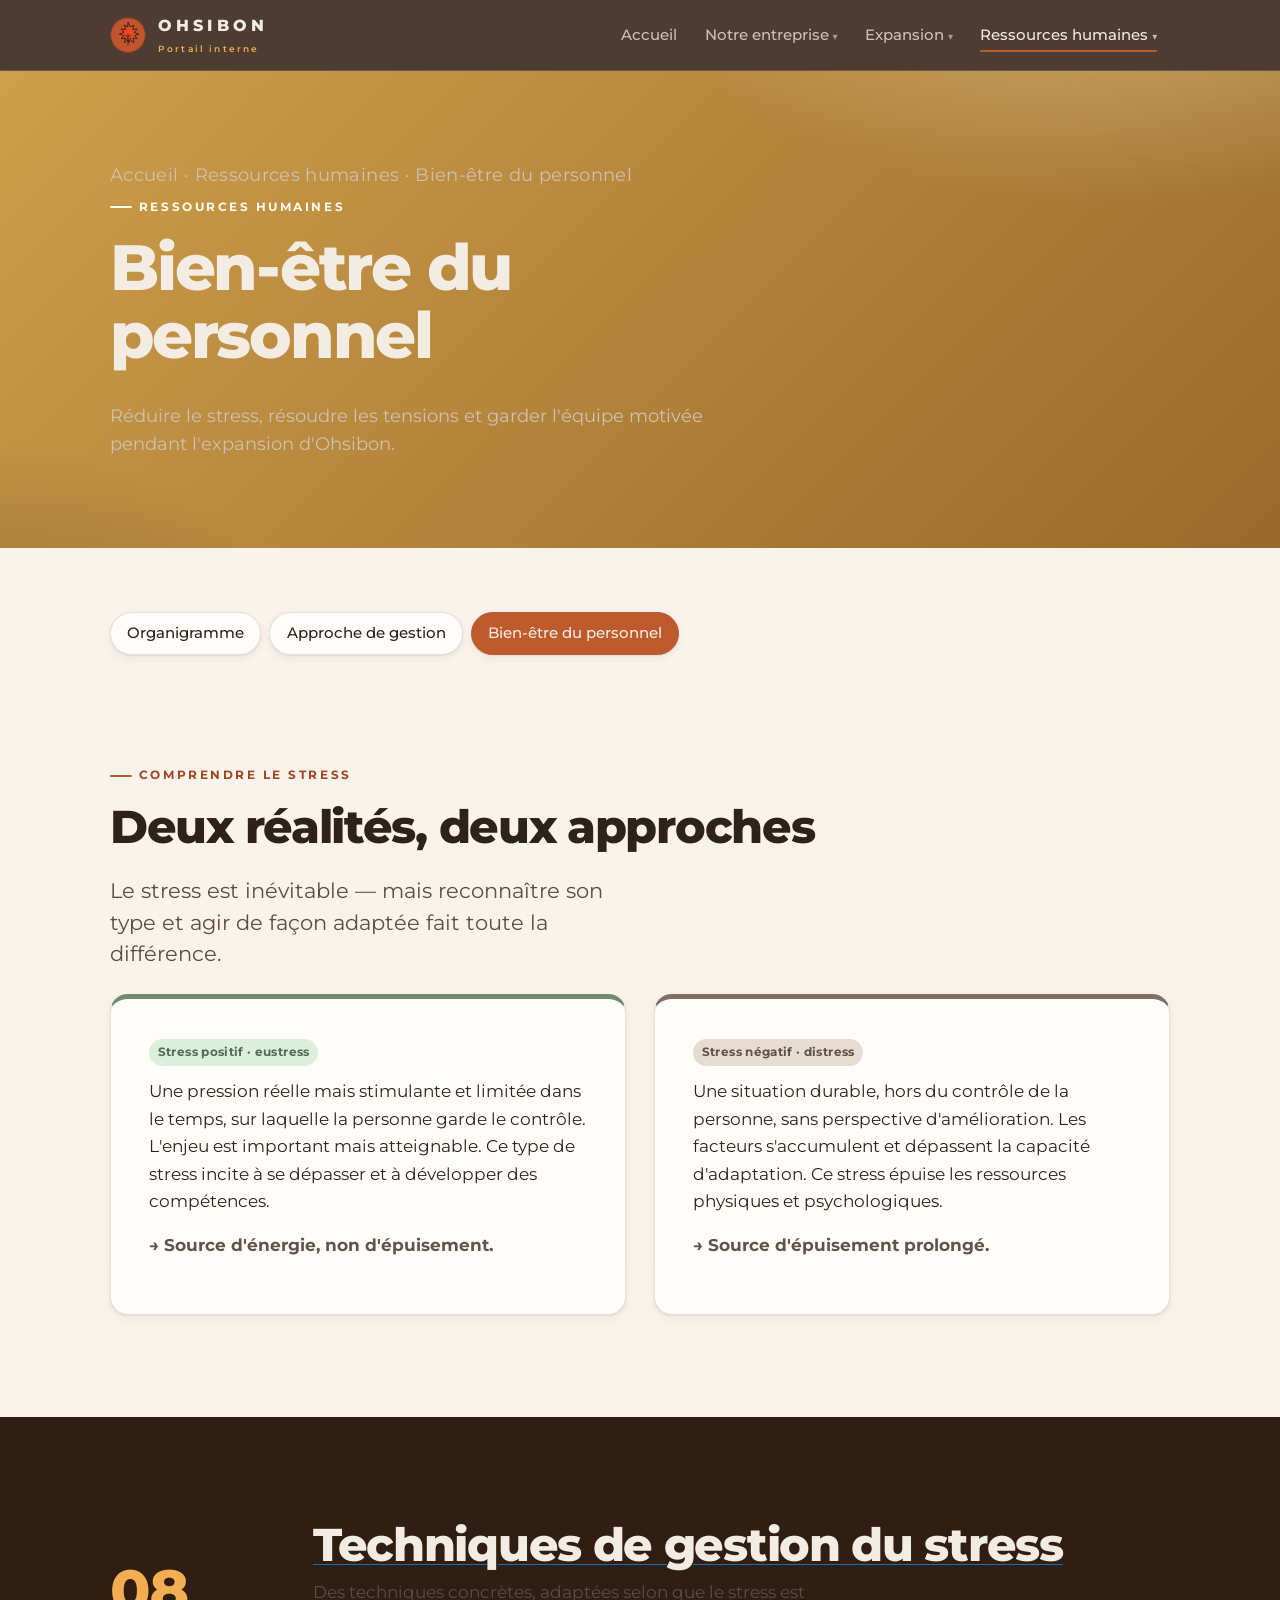
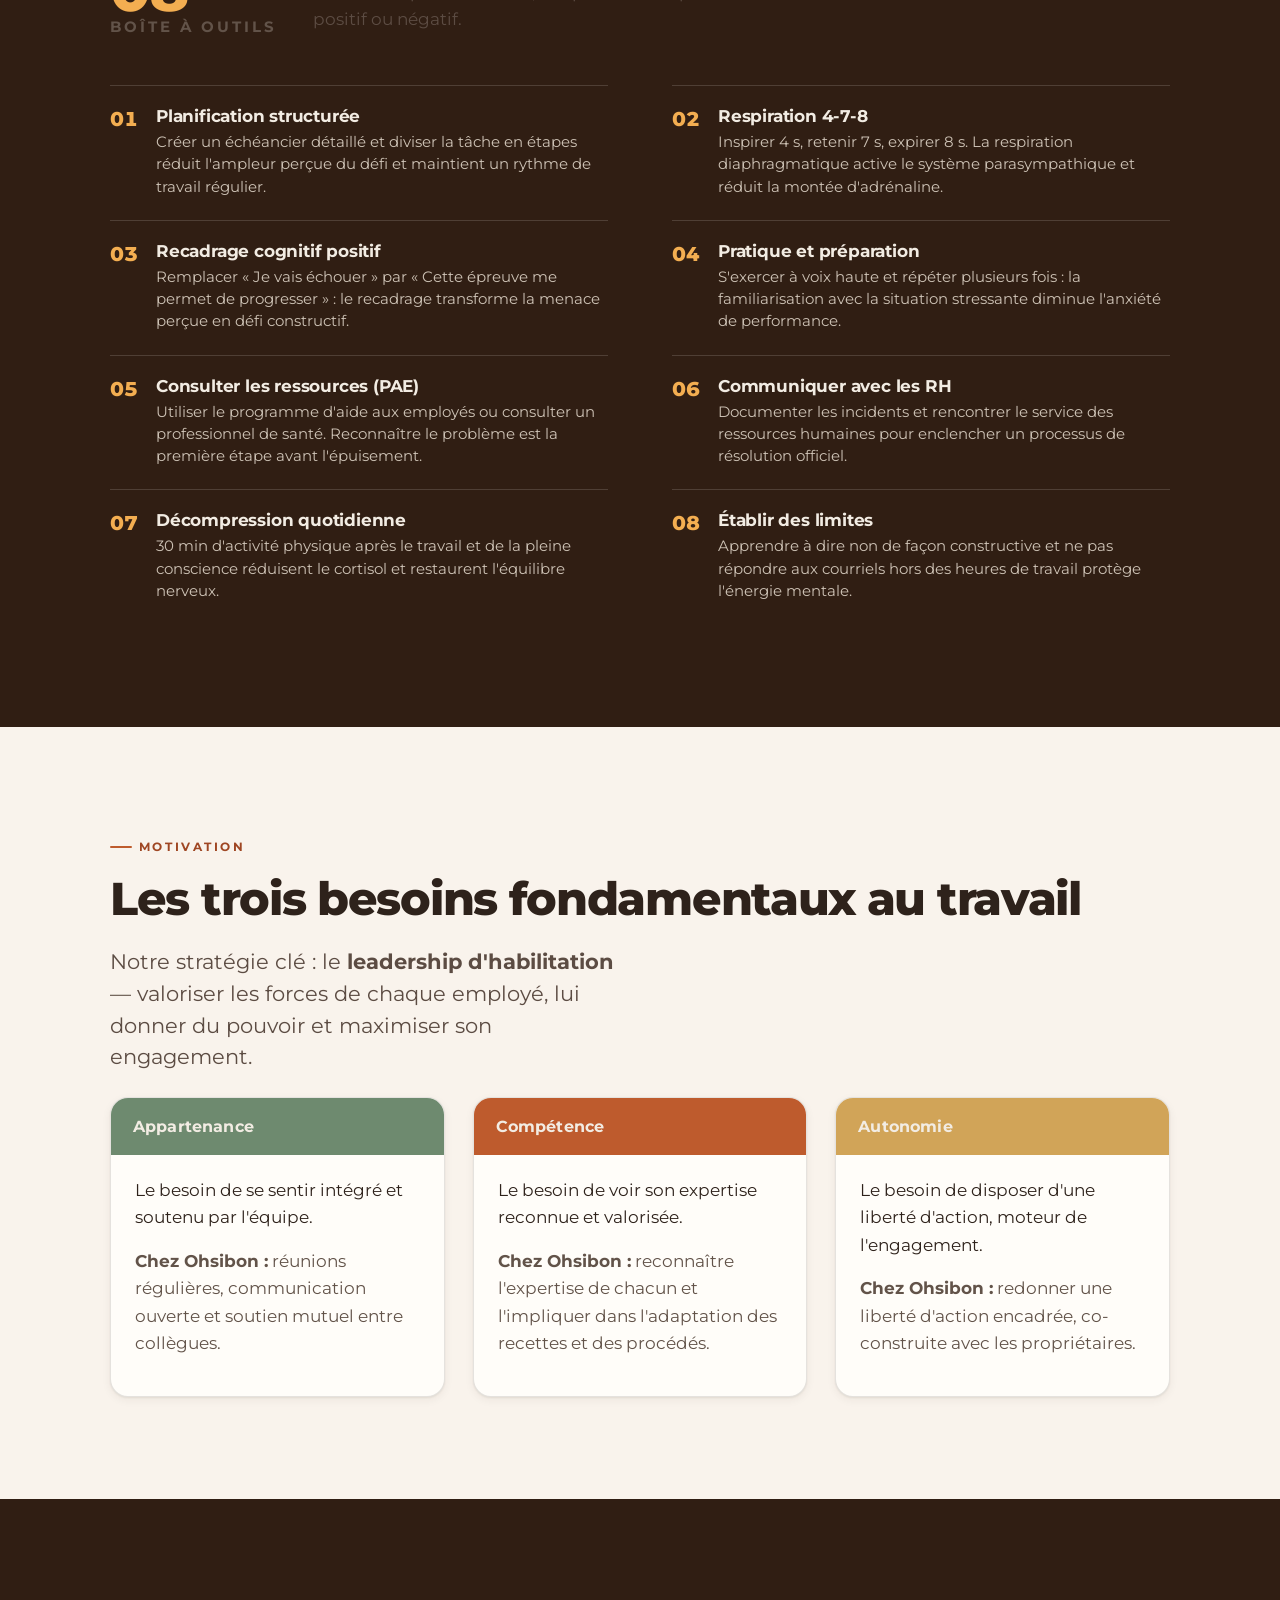
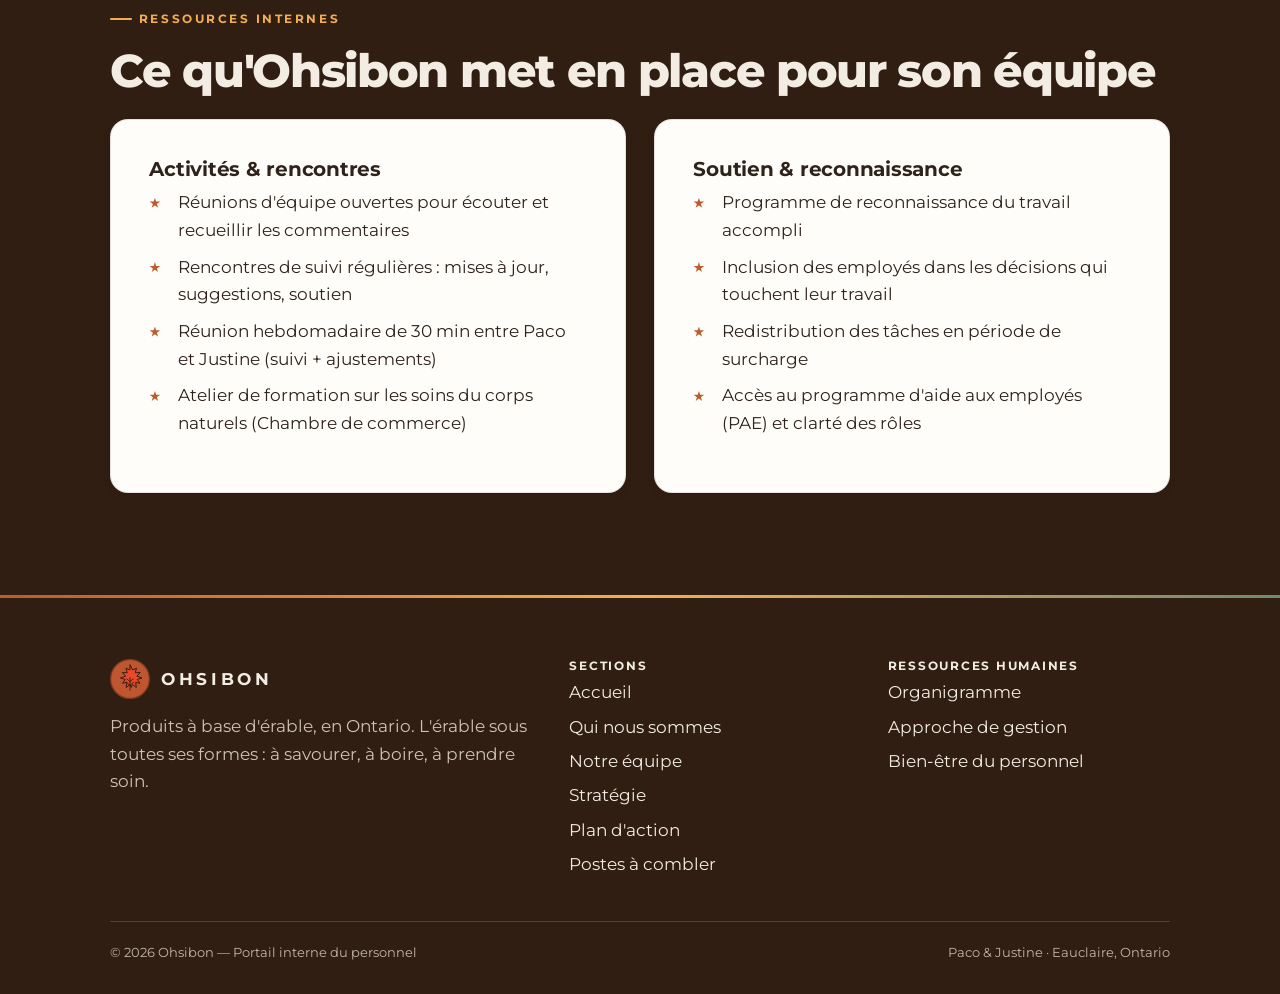
<file: rh-bienetre.html>
<!DOCTYPE html>
<html lang="fr" class="no-js">
<head>
  <script>document.documentElement.className=document.documentElement.className.replace("no-js","js");</script>
  <meta charset="UTF-8" />
  <meta name="viewport" content="width=device-width, initial-scale=1" />
  <title>Bien-être du personnel — Ressources humaines · Ohsibon</title>
  <meta name="description" content="Ressources internes d'Ohsibon pour réduire le stress, motiver l'équipe et soutenir le bien-être du personnel." />
  <link rel="icon" href="assets/logo.svg" type="image/svg+xml" />
  <link rel="preconnect" href="https://fonts.googleapis.com" />
  <link rel="preconnect" href="https://fonts.gstatic.com" crossorigin />
  <link rel="stylesheet" href="https://fonts.googleapis.com/css2?family=Montserrat:ital,wght@0,300;0,400;0,500;0,600;0,700;0,800;1,400&display=swap" media="print" onload="this.media=&#39;all&#39;" />
  <noscript><link rel="stylesheet" href="https://fonts.googleapis.com/css2?family=Montserrat:ital,wght@0,300;0,400;0,500;0,600;0,700;0,800;1,400&display=swap" /></noscript>
  <link rel="stylesheet" href="css/styles.css?v=6" />
</head>
<body>
  <header class="site-header" data-site-header></header>

  <section class="pagehead pagehead--3">
    <div class="container">
      <p class="breadcrumb"><a href="index.html">Accueil</a> · <a href="rh-organigramme.html">Ressources humaines</a> · Bien-être du personnel</p>
      <span class="eyebrow">Ressources humaines</span>
      <h1>Bien-être du personnel</h1>
      <p>Réduire le stress, résoudre les tensions et garder l'équipe motivée pendant l'expansion d'Ohsibon.</p>
    </div>
  </section>

  <!-- Sous-navigation RH -->
  <section class="section--tight section" style="padding-bottom:0">
    <div class="container">
      <div class="subnav reveal">
        <a href="rh-organigramme.html">Organigramme</a>        <a href="rh-gestion.html">Approche de gestion</a>
        <a href="rh-bienetre.html" aria-current="page">Bien-être du personnel</a>
      </div>
    </div>
  </section>

  <!-- ===================== COMPRENDRE LE STRESS ===================== -->
  <section class="section">
    <div class="container">
      <div class="reveal"><span class="eyebrow">Comprendre le stress</span>
        <h2>Deux réalités, deux approches</h2>
        <p class="lead">Le stress est inévitable — mais reconnaître son type et agir de façon adaptée
          fait toute la différence.</p></div>

      <div class="grid grid-2" style="margin-top:24px;align-items:start">
        <div class="card card--pad-lg reveal" style="border-top:5px solid var(--sage)">
          <span class="tag tag--sage">Stress positif · eustress</span>
          <p style="margin-top:12px">Une pression réelle mais stimulante et limitée dans le temps, sur
            laquelle la personne garde le contrôle. L'enjeu est important mais atteignable. Ce type de
            stress incite à se dépasser et à développer des compétences.</p>
          <p class="muted"><b>→ Source d'énergie, non d'épuisement.</b></p>
        </div>
        <div class="card card--pad-lg reveal" data-d="1" style="border-top:5px solid var(--taupe)">
          <span class="tag tag--taupe">Stress négatif · distress</span>
          <p style="margin-top:12px">Une situation durable, hors du contrôle de la personne, sans
            perspective d'amélioration. Les facteurs s'accumulent et dépassent la capacité d'adaptation.
            Ce stress épuise les ressources physiques et psychologiques.</p>
          <p class="muted"><b>→ Source d'épuisement prolongé.</b></p>
        </div>
      </div>
    </div>
  </section>

  <!-- ===================== TECHNIQUES DE GESTION DU STRESS ===================== -->
  <section class="section band">
    <div class="container">
      <div class="shead reveal">
        <div class="shead__no">08<small>Boîte à outils</small></div>
        <div><h2><a class="src" href="documents/gestion-stress.pdf" target="_blank" rel="noopener">Techniques de gestion du stress</a></h2>
          <p>Des techniques concrètes, adaptées selon que le stress est positif ou négatif.</p></div>
      </div>

      <div class="toolbox reveal" data-d="1">
        <div class="tool"><span class="tool__no">01</span><div><h3>Planification structurée</h3>
          <p>Créer un échéancier détaillé et diviser la tâche en étapes réduit l'ampleur perçue du défi
            et maintient un rythme de travail régulier.</p></div></div>
        <div class="tool"><span class="tool__no">02</span><div><h3>Respiration 4-7-8</h3>
          <p>Inspirer 4 s, retenir 7 s, expirer 8 s. La respiration diaphragmatique active le système
            parasympathique et réduit la montée d'adrénaline.</p></div></div>
        <div class="tool"><span class="tool__no">03</span><div><h3>Recadrage cognitif positif</h3>
          <p>Remplacer « Je vais échouer » par « Cette épreuve me permet de progresser » : le recadrage
            transforme la menace perçue en défi constructif.</p></div></div>
        <div class="tool"><span class="tool__no">04</span><div><h3>Pratique et préparation</h3>
          <p>S'exercer à voix haute et répéter plusieurs fois : la familiarisation avec la situation
            stressante diminue l'anxiété de performance.</p></div></div>
        <div class="tool"><span class="tool__no">05</span><div><h3>Consulter les ressources (PAE)</h3>
          <p>Utiliser le programme d'aide aux employés ou consulter un professionnel de santé. Reconnaître
            le problème est la première étape avant l'épuisement.</p></div></div>
        <div class="tool"><span class="tool__no">06</span><div><h3>Communiquer avec les RH</h3>
          <p>Documenter les incidents et rencontrer le service des ressources humaines pour enclencher un
            processus de résolution officiel.</p></div></div>
        <div class="tool"><span class="tool__no">07</span><div><h3>Décompression quotidienne</h3>
          <p>30 min d'activité physique après le travail et de la pleine conscience réduisent le cortisol
            et restaurent l'équilibre nerveux.</p></div></div>
        <div class="tool"><span class="tool__no">08</span><div><h3>Établir des limites</h3>
          <p>Apprendre à dire non de façon constructive et ne pas répondre aux courriels hors des heures
            de travail protège l'énergie mentale.</p></div></div>
      </div>
    </div>
  </section>

  <!-- ===================== MOTIVATION ===================== -->
  <section class="section">
    <div class="container">
      <div class="reveal"><span class="eyebrow">Motivation</span>
        <h2>Les trois besoins fondamentaux au travail</h2>
        <p class="lead">Notre stratégie clé : le <b>leadership d'habilitation</b> — valoriser les forces
          de chaque employé, lui donner du pouvoir et maximiser son engagement.</p></div>

      <div class="grid grid-3" style="margin-top:24px">
        <div class="panel panel--sage reveal"><div class="panel__head">Appartenance</div>
          <div class="panel__body">
            <p>Le besoin de se sentir intégré et soutenu par l'équipe.</p>
            <p class="muted"><b>Chez Ohsibon :</b> réunions régulières, communication ouverte et soutien
              mutuel entre collègues.</p></div></div>
        <div class="panel panel--terra reveal" data-d="1"><div class="panel__head">Compétence</div>
          <div class="panel__body">
            <p>Le besoin de voir son expertise reconnue et valorisée.</p>
            <p class="muted"><b>Chez Ohsibon :</b> reconnaître l'expertise de chacun et l'impliquer dans
              l'adaptation des recettes et des procédés.</p></div></div>
        <div class="panel panel--gold reveal" data-d="2"><div class="panel__head">Autonomie</div>
          <div class="panel__body">
            <p>Le besoin de disposer d'une liberté d'action, moteur de l'engagement.</p>
            <p class="muted"><b>Chez Ohsibon :</b> redonner une liberté d'action encadrée, co-construite
              avec les propriétaires.</p></div></div>
      </div>
    </div>
  </section>

  <!-- ===================== RESSOURCES INTERNES OHSIBON ===================== -->
  <section class="section band">
    <div class="container">
      <div class="reveal"><span class="eyebrow">Ressources internes</span>
        <h2>Ce qu'Ohsibon met en place pour son équipe</h2></div>
      <div class="grid grid-2" style="margin-top:22px;align-items:start">
        <div class="card card--pad-lg reveal">
          <h3>Activités &amp; rencontres</h3>
          <ul class="ticks">
            <li>Réunions d'équipe ouvertes pour écouter et recueillir les commentaires</li>
            <li>Rencontres de suivi régulières : mises à jour, suggestions, soutien</li>
            <li>Réunion hebdomadaire de 30 min entre Paco et Justine (suivi + ajustements)</li>
            <li>Atelier de formation sur les soins du corps naturels (Chambre de commerce)</li>
          </ul>
        </div>
        <div class="card card--pad-lg reveal" data-d="1">
          <h3>Soutien &amp; reconnaissance</h3>
          <ul class="ticks">
            <li>Programme de reconnaissance du travail accompli</li>
            <li>Inclusion des employés dans les décisions qui touchent leur travail</li>
            <li>Redistribution des tâches en période de surcharge</li>
            <li>Accès au programme d'aide aux employés (PAE) et clarté des rôles</li>
          </ul>
        </div>
      </div>
    </div>
  </section>

  <footer class="site-footer" data-site-footer></footer>
  <script src="js/site.js?v=6"></script>
</body>
</html>
</file>
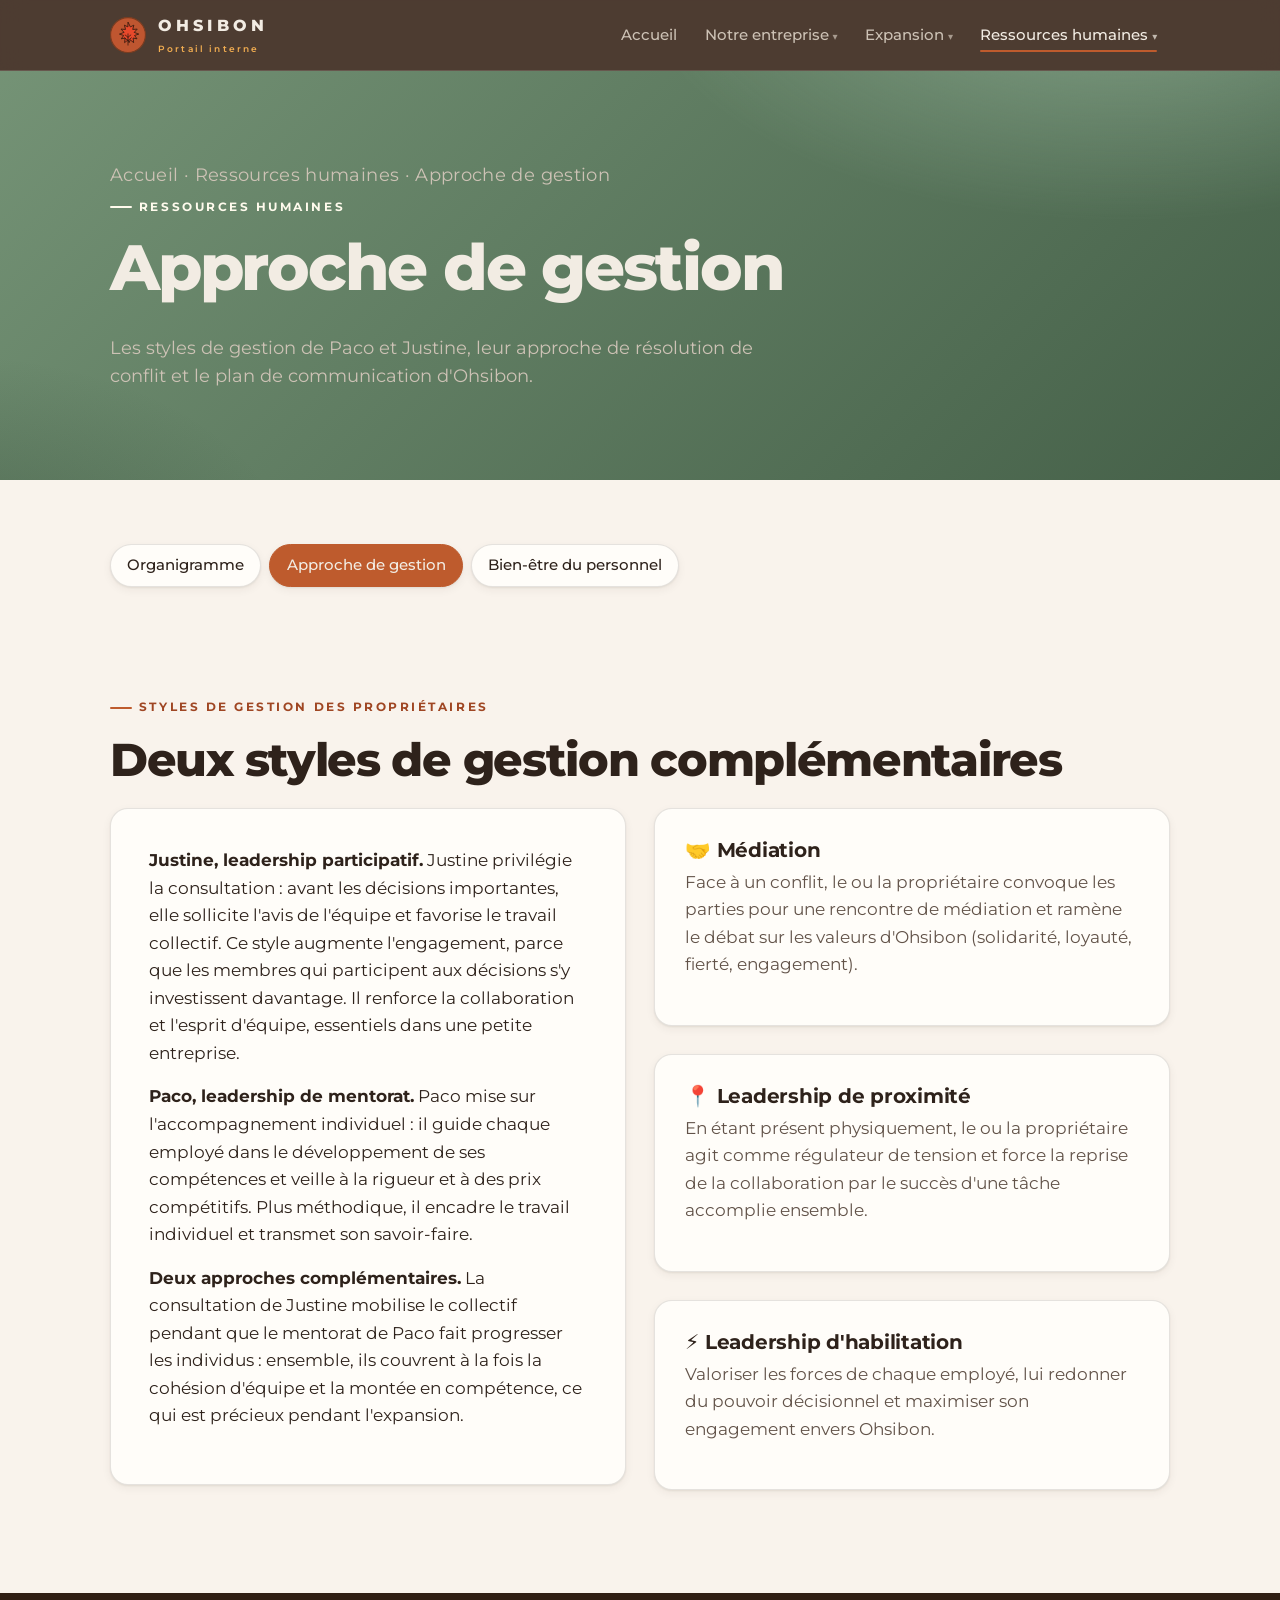
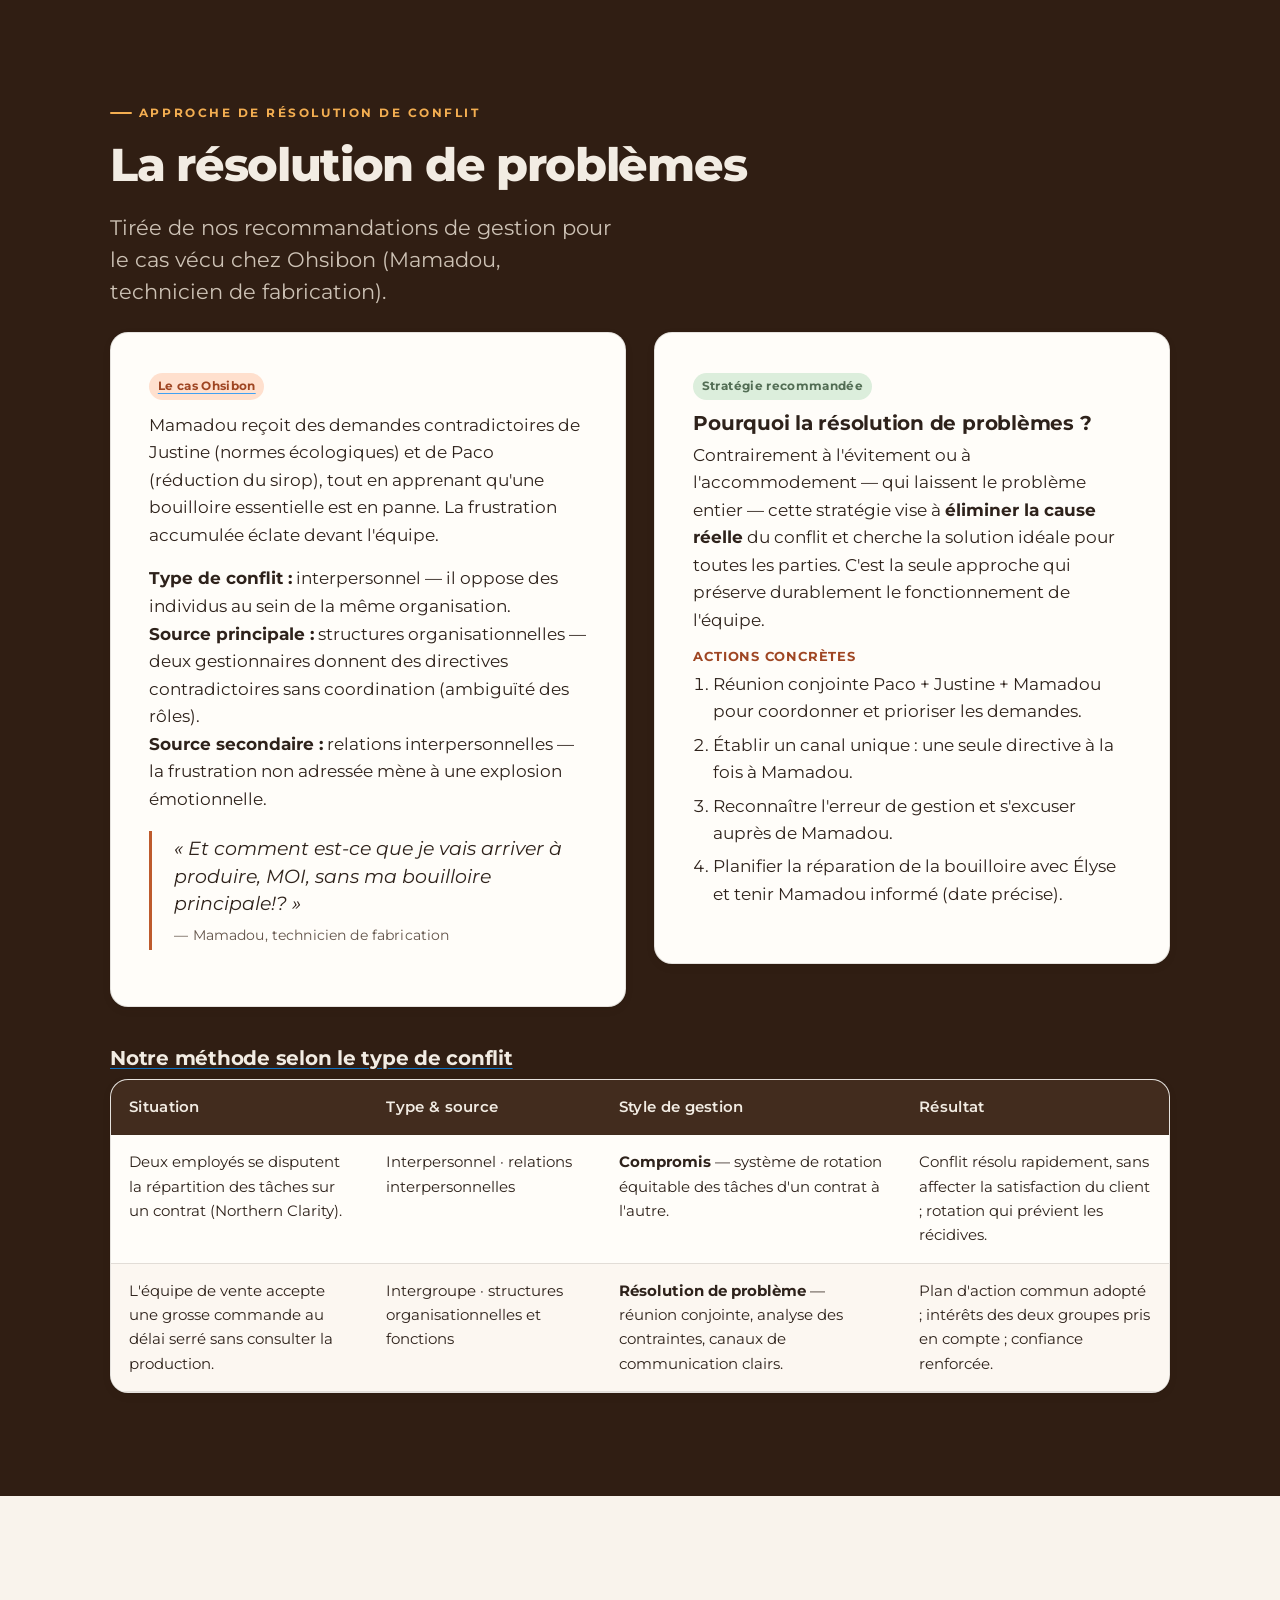
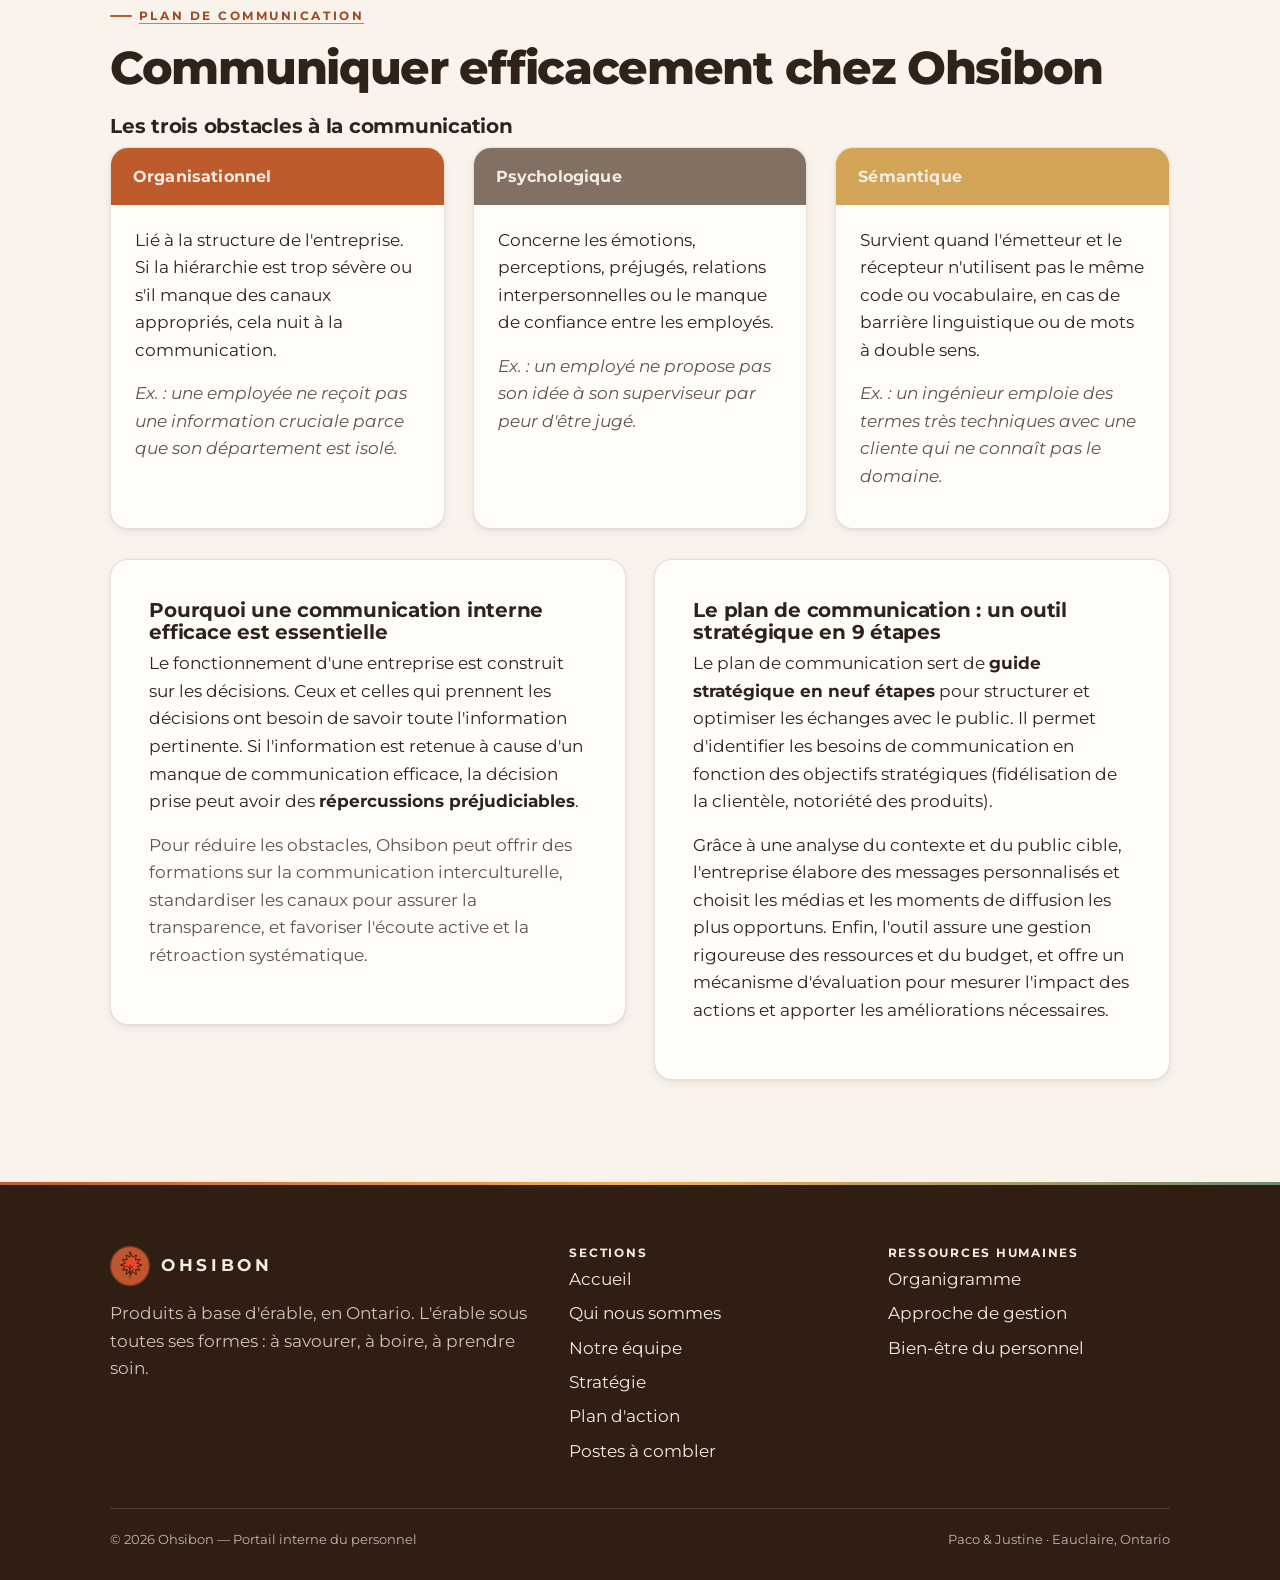
<file: rh-gestion.html>
<!DOCTYPE html>
<html lang="fr" class="no-js">
<head>
  <script>document.documentElement.className=document.documentElement.className.replace("no-js","js");</script>
  <meta charset="UTF-8" />
  <meta name="viewport" content="width=device-width, initial-scale=1" />
  <title>Approche de gestion — Ressources humaines · Ohsibon</title>
  <meta name="description" content="Styles de gestion des propriétaires, résolution de conflit et plan de communication d'Ohsibon." />
  <link rel="icon" href="assets/logo.svg" type="image/svg+xml" />
  <link rel="preconnect" href="https://fonts.googleapis.com" />
  <link rel="preconnect" href="https://fonts.gstatic.com" crossorigin />
  <link rel="stylesheet" href="https://fonts.googleapis.com/css2?family=Montserrat:ital,wght@0,300;0,400;0,500;0,600;0,700;0,800;1,400&display=swap" media="print" onload="this.media=&#39;all&#39;" />
  <noscript><link rel="stylesheet" href="https://fonts.googleapis.com/css2?family=Montserrat:ital,wght@0,300;0,400;0,500;0,600;0,700;0,800;1,400&display=swap" /></noscript>
  <link rel="stylesheet" href="css/styles.css?v=6" />
</head>
<body>
  <header class="site-header" data-site-header></header>

  <section class="pagehead pagehead--2">
    <div class="container">
      <p class="breadcrumb"><a href="index.html">Accueil</a> · <a href="rh-organigramme.html">Ressources humaines</a> · Approche de gestion</p>
      <span class="eyebrow">Ressources humaines</span>
      <h1>Approche de gestion</h1>
      <p>Les styles de gestion de Paco et Justine, leur approche de résolution de conflit et le plan de communication d'Ohsibon.</p>
    </div>
  </section>

  <!-- Sous-navigation RH -->
  <section class="section--tight section" style="padding-bottom:0">
    <div class="container">
      <div class="subnav reveal">
        <a href="rh-organigramme.html">Organigramme</a>        <a href="rh-gestion.html" aria-current="page">Approche de gestion</a>
        <a href="rh-bienetre.html">Bien-être du personnel</a>
      </div>
    </div>
  </section>

  <!-- ===================== STYLES DE GESTION ===================== -->
  <section class="section">
    <div class="container">
      <div class="reveal"><span class="eyebrow">Styles de gestion des propriétaires</span>
        <h2>Deux styles de gestion complémentaires</h2></div>

      <div class="grid grid-2" style="margin-top:24px;align-items:start">
        <div class="card card--pad-lg reveal">
          <p><b>Justine, leadership participatif.</b> Justine privilégie la consultation : avant les
            décisions importantes, elle sollicite l'avis de l'équipe et favorise le travail collectif.
            Ce style augmente l'engagement, parce que les membres qui participent aux décisions s'y
            investissent davantage. Il renforce la collaboration et l'esprit d'équipe, essentiels dans
            une petite entreprise.</p>
          <p><b>Paco, leadership de mentorat.</b> Paco mise sur l'accompagnement individuel : il guide
            chaque employé dans le développement de ses compétences et veille à la rigueur et à des prix
            compétitifs. Plus méthodique, il encadre le travail individuel et transmet son savoir-faire.</p>
          <p><b>Deux approches complémentaires.</b> La consultation de Justine mobilise le collectif
            pendant que le mentorat de Paco fait progresser les individus : ensemble, ils couvrent à la
            fois la cohésion d'équipe et la montée en compétence, ce qui est précieux pendant l'expansion.</p>
        </div>

        <div class="grid reveal" data-d="1">
          <div class="card">
            <h3>🤝 Médiation</h3>
            <p class="muted">Face à un conflit, le ou la propriétaire convoque les parties pour une
              rencontre de médiation et ramène le débat sur les valeurs d'Ohsibon (solidarité,
              loyauté, fierté, engagement).</p>
          </div>
          <div class="card">
            <h3>📍 Leadership de proximité</h3>
            <p class="muted">En étant présent physiquement, le ou la propriétaire agit comme régulateur
              de tension et force la reprise de la collaboration par le succès d'une tâche accomplie ensemble.</p>
          </div>
          <div class="card">
            <h3>⚡ Leadership d'habilitation</h3>
            <p class="muted">Valoriser les forces de chaque employé, lui redonner du pouvoir décisionnel
              et maximiser son engagement envers Ohsibon.</p>
          </div>
        </div>
      </div>
    </div>
  </section>

  <!-- ===================== RÉSOLUTION DE CONFLIT ===================== -->
  <section class="section band">
    <div class="container">
      <div class="reveal"><span class="eyebrow">Approche de résolution de conflit</span>
        <h2>La résolution de problèmes</h2>
        <p class="lead">Tirée de nos recommandations de gestion pour le cas vécu chez Ohsibon
          (Mamadou, technicien de fabrication).</p></div>

      <div class="grid grid-2" style="margin-top:24px;align-items:start">
        <div class="card card--pad-lg reveal">
          <span class="tag"><a class="src" href="documents/gestion-conflits.pdf" target="_blank" rel="noopener">Le cas Ohsibon</a></span>
          <p style="margin-top:12px">Mamadou reçoit des demandes contradictoires de Justine (normes
            écologiques) et de Paco (réduction du sirop), tout en apprenant qu'une bouilloire essentielle
            est en panne. La frustration accumulée éclate devant l'équipe.</p>
          <p><b>Type de conflit :</b> interpersonnel — il oppose des individus au sein de la même organisation.<br />
            <b>Source principale :</b> structures organisationnelles — deux gestionnaires donnent des
            directives contradictoires sans coordination (ambiguïté des rôles).<br />
            <b>Source secondaire :</b> relations interpersonnelles — la frustration non adressée mène à
            une explosion émotionnelle.</p>
          <blockquote class="quote">« Et comment est-ce que je vais arriver à produire, MOI, sans ma bouilloire principale!? »
            <cite>— Mamadou, technicien de fabrication</cite></blockquote>
        </div>

        <div class="card card--pad-lg reveal" data-d="1">
          <span class="tag tag--sage">Stratégie recommandée</span>
          <h3 style="margin-top:12px">Pourquoi la résolution de problèmes ?</h3>
          <p>Contrairement à l'évitement ou à l'accommodement — qui laissent le problème entier —
            cette stratégie vise à <b>éliminer la cause réelle</b> du conflit et cherche la solution
            idéale pour toutes les parties. C'est la seule approche qui préserve durablement le
            fonctionnement de l'équipe.</p>
          <h4 style="color:var(--terra-d);letter-spacing:.06em;text-transform:uppercase;font-size:.82rem">Actions concrètes</h4>
          <ol>
            <li>Réunion conjointe Paco + Justine + Mamadou pour coordonner et prioriser les demandes.</li>
            <li>Établir un canal unique : une seule directive à la fois à Mamadou.</li>
            <li>Reconnaître l'erreur de gestion et s'excuser auprès de Mamadou.</li>
            <li>Planifier la réparation de la bouilloire avec Élyse et tenir Mamadou informé (date précise).</li>
          </ol>
        </div>
      </div>

      <!-- Banque de cas (FORMATIF 3.2) -->
      <h3 class="reveal" style="margin-top:40px"><a class="src" href="documents/cas-conflits.pdf" target="_blank" rel="noopener">Notre méthode selon le type de conflit</a></h3>
      <div class="table-wrap reveal" data-d="1">
        <table class="data">
          <thead><tr><th>Situation</th><th>Type &amp; source</th><th>Style de gestion</th><th>Résultat</th></tr></thead>
          <tbody>
            <tr>
              <td>Deux employés se disputent la répartition des tâches sur un contrat (Northern Clarity).</td>
              <td>Interpersonnel · relations interpersonnelles</td>
              <td><b>Compromis</b> — système de rotation équitable des tâches d'un contrat à l'autre.</td>
              <td>Conflit résolu rapidement, sans affecter la satisfaction du client ; rotation qui prévient les récidives.</td>
            </tr>
            <tr>
              <td>L'équipe de vente accepte une grosse commande au délai serré sans consulter la production.</td>
              <td>Intergroupe · structures organisationnelles et fonctions</td>
              <td><b>Résolution de problème</b> — réunion conjointe, analyse des contraintes, canaux de communication clairs.</td>
              <td>Plan d'action commun adopté ; intérêts des deux groupes pris en compte ; confiance renforcée.</td>
            </tr>
          </tbody>
        </table>
      </div>
    </div>
  </section>

  <!-- ===================== PLAN DE COMMUNICATION ===================== -->
  <section class="section">
    <div class="container">
      <div class="reveal"><span class="eyebrow"><a class="src" href="documents/plan-communication.pdf" target="_blank" rel="noopener">Plan de communication</a></span>
        <h2>Communiquer efficacement chez Ohsibon</h2></div>

      <h3 class="reveal" style="margin-top:18px">Les trois obstacles à la communication</h3>
      <div class="grid grid-3 reveal" data-d="1">
        <div class="panel panel--terra"><div class="panel__head">Organisationnel</div>
          <div class="panel__body"><p>Lié à la structure de l'entreprise. Si la hiérarchie est trop
            sévère ou s'il manque des canaux appropriés, cela nuit à la communication.</p>
            <p class="muted"><em>Ex. : une employée ne reçoit pas une information cruciale parce que son
            département est isolé.</em></p></div></div>
        <div class="panel panel--taupe"><div class="panel__head">Psychologique</div>
          <div class="panel__body"><p>Concerne les émotions, perceptions, préjugés, relations
            interpersonnelles ou le manque de confiance entre les employés.</p>
            <p class="muted"><em>Ex. : un employé ne propose pas son idée à son superviseur par peur d'être jugé.</em></p></div></div>
        <div class="panel panel--gold"><div class="panel__head">Sémantique</div>
          <div class="panel__body"><p>Survient quand l'émetteur et le récepteur n'utilisent pas le même
            code ou vocabulaire, en cas de barrière linguistique ou de mots à double sens.</p>
            <p class="muted"><em>Ex. : un ingénieur emploie des termes très techniques avec une cliente
            qui ne connaît pas le domaine.</em></p></div></div>
      </div>

      <div class="grid grid-2" style="margin-top:30px;align-items:start">
        <div class="card card--pad-lg reveal">
          <h3>Pourquoi une communication interne efficace est essentielle</h3>
          <p>Le fonctionnement d'une entreprise est construit sur les décisions. Ceux et celles qui
            prennent les décisions ont besoin de savoir toute l'information pertinente. Si l'information
            est retenue à cause d'un manque de communication efficace, la décision prise peut avoir des
            <b>répercussions préjudiciables</b>.</p>
          <p class="muted">Pour réduire les obstacles, Ohsibon peut offrir des formations sur la
            communication interculturelle, standardiser les canaux pour assurer la transparence, et
            favoriser l'écoute active et la rétroaction systématique.</p>
        </div>
        <div class="card card--pad-lg reveal" data-d="1">
          <h3>Le plan de communication : un outil stratégique en 9 étapes</h3>
          <p>Le plan de communication sert de <b>guide stratégique en neuf étapes</b> pour structurer et
            optimiser les échanges avec le public. Il permet d'identifier les besoins de communication en
            fonction des objectifs stratégiques (fidélisation de la clientèle, notoriété des produits).</p>
          <p>Grâce à une analyse du contexte et du public cible, l'entreprise élabore des messages
            personnalisés et choisit les médias et les moments de diffusion les plus opportuns. Enfin,
            l'outil assure une gestion rigoureuse des ressources et du budget, et offre un mécanisme
            d'évaluation pour mesurer l'impact des actions et apporter les améliorations nécessaires.</p>
        </div>
      </div>
    </div>
  </section>

  <footer class="site-footer" data-site-footer></footer>
  <script src="js/site.js?v=6"></script>
</body>
</html>
</file>
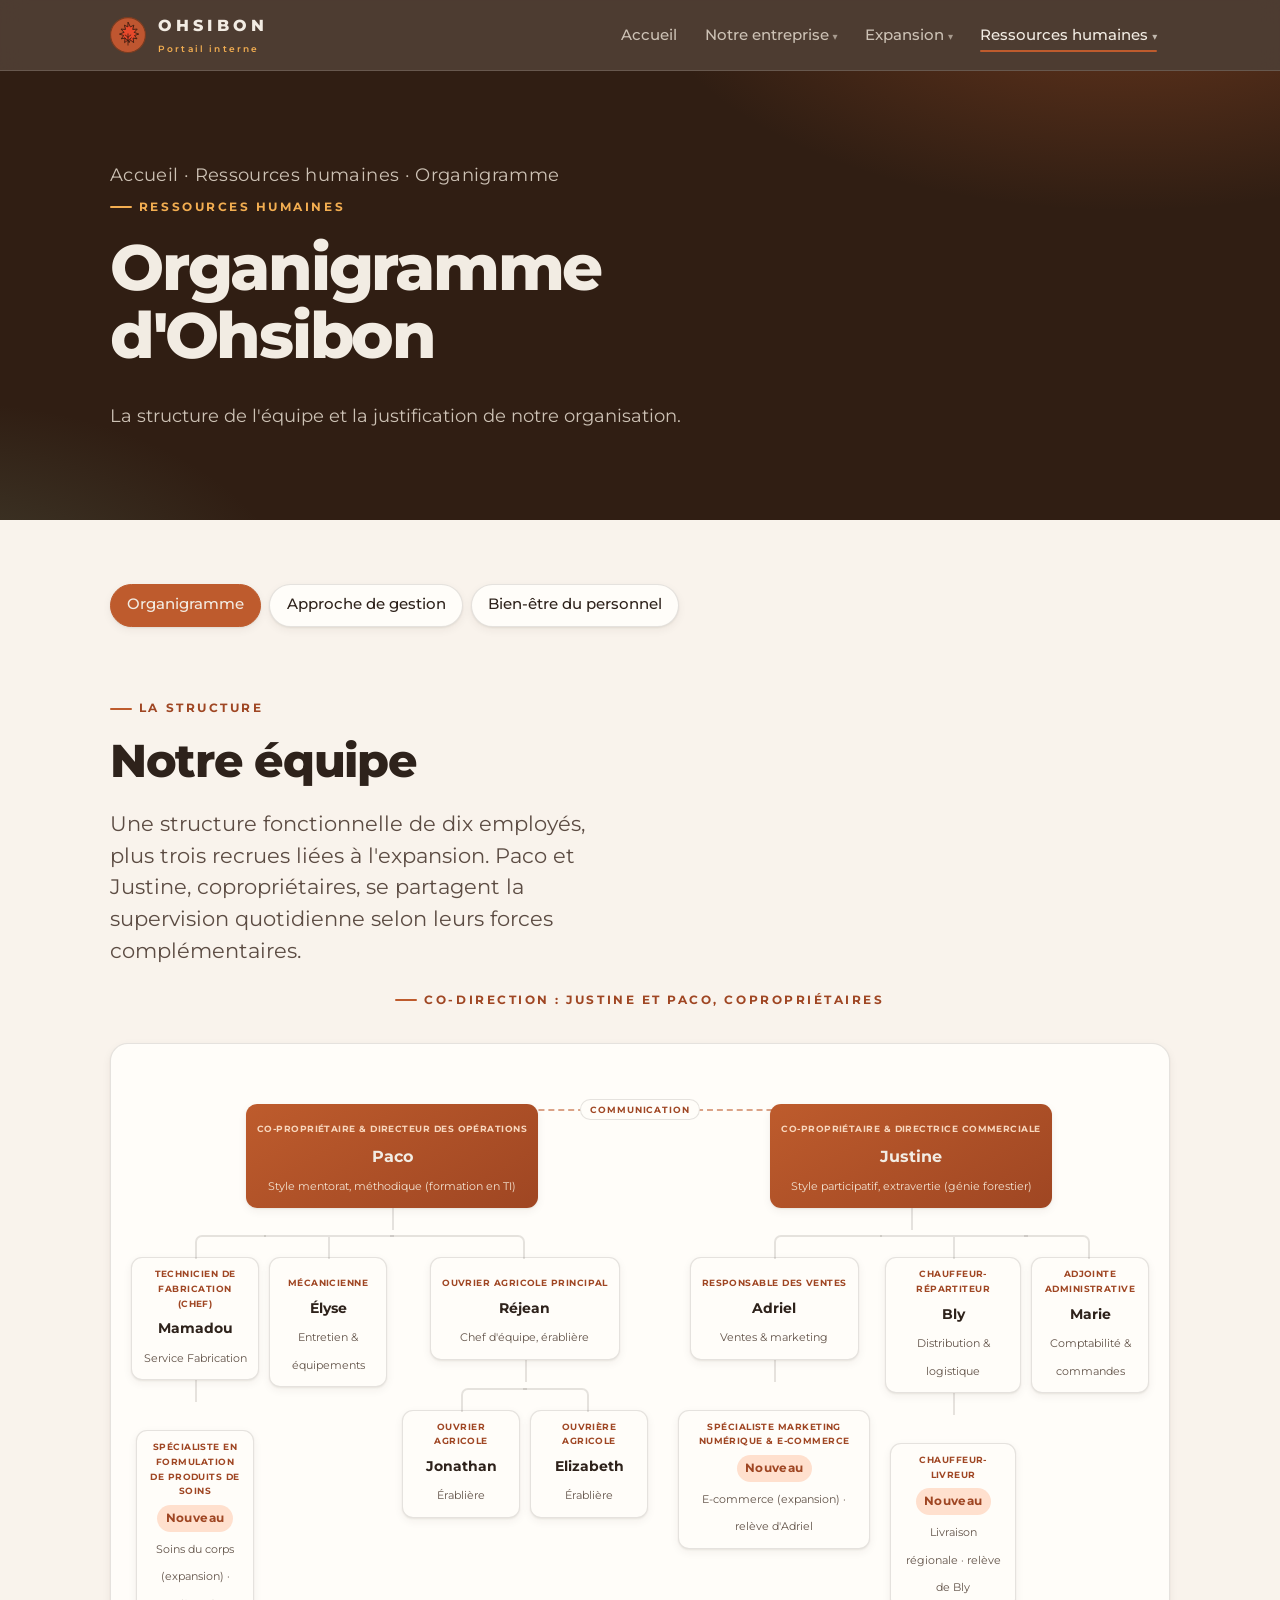
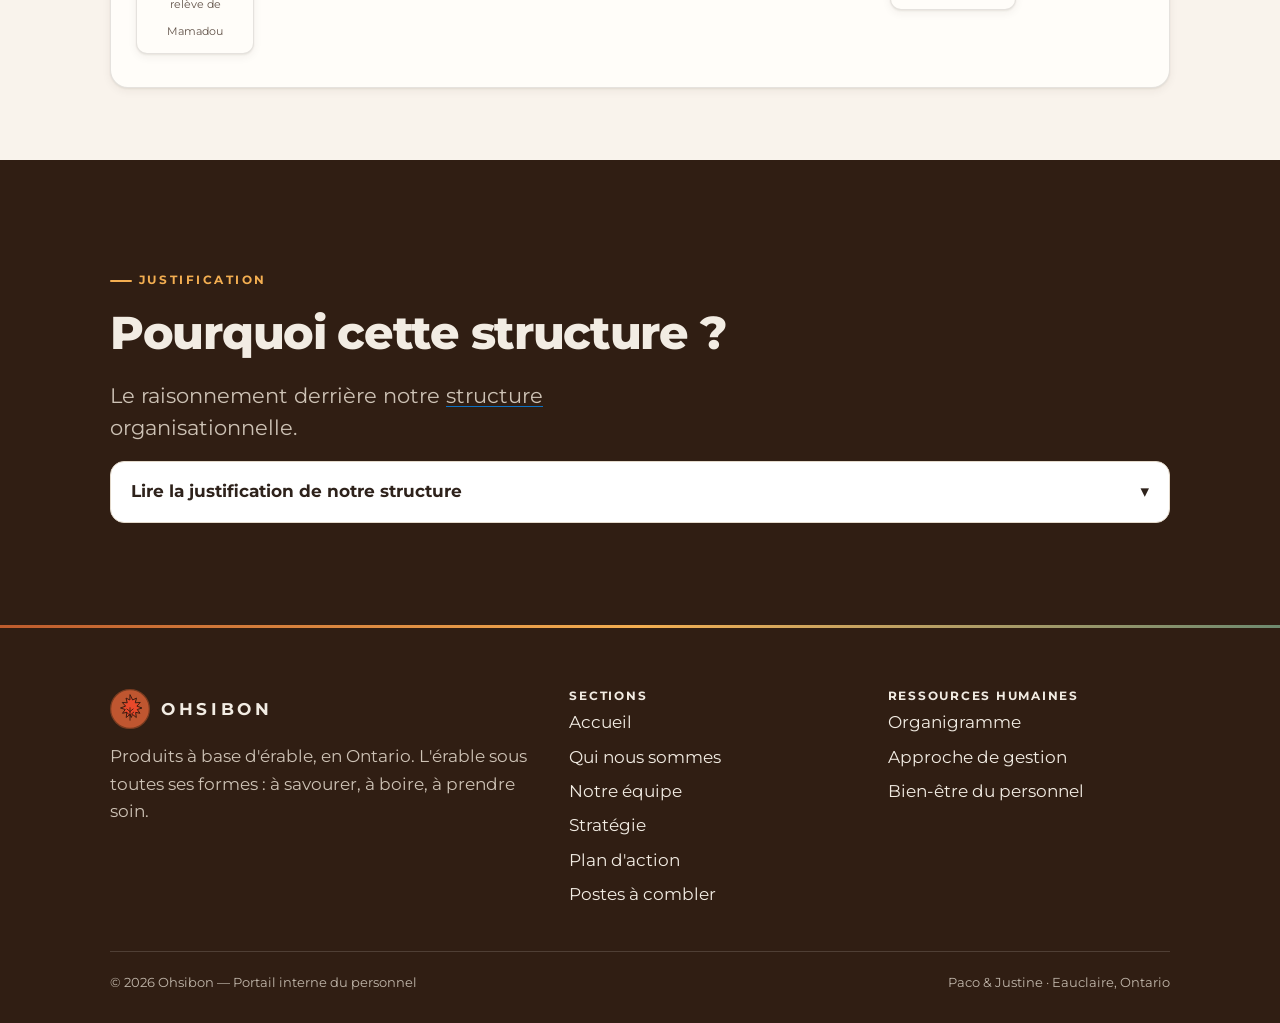
<file: rh-organigramme.html>
<!DOCTYPE html>
<html lang="fr" class="no-js">
<head>
  <script>document.documentElement.className=document.documentElement.className.replace("no-js","js");</script>
  <meta charset="UTF-8" />
  <meta name="viewport" content="width=device-width, initial-scale=1" />
  <title>Organigramme — Ressources humaines · Ohsibon</title>
  <meta name="description" content="Organigramme d'Ohsibon et justification de la structure organisationnelle." />
  <link rel="icon" href="assets/logo.svg" type="image/svg+xml" />
  <link rel="preconnect" href="https://fonts.googleapis.com" />
  <link rel="preconnect" href="https://fonts.gstatic.com" crossorigin />
  <link rel="stylesheet" href="https://fonts.googleapis.com/css2?family=Montserrat:ital,wght@0,300;0,400;0,500;0,600;0,700;0,800;1,400&display=swap" media="print" onload="this.media=&#39;all&#39;" />
  <noscript><link rel="stylesheet" href="https://fonts.googleapis.com/css2?family=Montserrat:ital,wght@0,300;0,400;0,500;0,600;0,700;0,800;1,400&display=swap" /></noscript>
  <link rel="stylesheet" href="css/styles.css?v=6" />
</head>
<body>
  <header class="site-header" data-site-header></header>

  <section class="pagehead">
    <div class="container">
      <p class="breadcrumb"><a href="index.html">Accueil</a> · Ressources humaines · Organigramme</p>
      <span class="eyebrow">Ressources humaines</span>
      <h1>Organigramme d'Ohsibon</h1>
      <p>La structure de l'équipe et la justification de notre organisation.</p>
    </div>
  </section>

  <!-- Sous-navigation RH -->
  <section class="section--tight section" style="padding-bottom:0">
    <div class="container">
      <div class="subnav reveal">
        <a href="rh-organigramme.html" aria-current="page">Organigramme</a>        <a href="rh-gestion.html">Approche de gestion</a>
        <a href="rh-bienetre.html">Bien-être du personnel</a>
      </div>
    </div>
  </section>

  <!-- ===================== ORGANIGRAMME ===================== -->
  <section class="section--tight section">
    <div class="container">
      <div class="reveal"><span class="eyebrow">La structure</span>
        <h2>Notre équipe</h2>
        <p class="lead">Une structure fonctionnelle de dix employés, plus trois recrues liées à l'expansion. Paco et Justine, copropriétaires, se partagent la supervision quotidienne selon leurs forces complémentaires.</p></div>

      <p class="center"><span class="eyebrow">Co-direction : Justine et Paco, copropriétaires</span></p>

      <div class="orgchart reveal" data-d="1">
        <ul class="org">
          <!-- ===== PACO — opérations ===== -->
          <li>
            <div class="orgcard orgcard--top">
              <a href="equipe.html#paco"><span class="orgcard__role">Co-propriétaire &amp; directeur des opérations</span>
              <b>Paco</b>
              <small>Style mentorat, méthodique (formation en TI)</small></a>
            </div>
            <ul>
              <li>
                <div class="orgcard">
                  <a href="equipe.html#mamadou"><span class="orgcard__role">Technicien de fabrication (chef)</span>
                  <b>Mamadou</b>
                  <small>Service Fabrication</small></a>
                </div>
                <ul>
                  <li>
                    <div class="orgcard">
                      <a href="rh-postes.html#poste-formulation"><span class="orgcard__role">Spécialiste en formulation de produits de soins</span>
                      <b><span class="tag">Nouveau</span></b>
                      <small>Soins du corps (expansion) · relève de Mamadou</small></a>
                    </div>
                  </li>
                </ul>
              </li>
              <li>
                <div class="orgcard">
                  <a href="equipe.html#elyse"><span class="orgcard__role">Mécanicienne</span>
                  <b>Élyse</b>
                  <small>Entretien &amp; équipements</small></a>
                </div>
              </li>
              <li>
                <div class="orgcard">
                  <a href="equipe.html#rejean"><span class="orgcard__role">Ouvrier agricole principal</span>
                  <b>Réjean</b>
                  <small>Chef d'équipe, érablière</small></a>
                </div>
                <ul>
                  <li>
                    <div class="orgcard">
                      <a href="equipe.html#jonathan"><span class="orgcard__role">Ouvrier agricole</span>
                      <b>Jonathan</b>
                      <small>Érablière</small></a>
                    </div>
                  </li>
                  <li>
                    <div class="orgcard">
                      <a href="equipe.html#elizabeth"><span class="orgcard__role">Ouvrière agricole</span>
                      <b>Elizabeth</b>
                      <small>Érablière</small></a>
                    </div>
                  </li>
                </ul>
              </li>
            </ul>
          </li>

          <!-- ===== JUSTINE — commercialisation &amp; administration ===== -->
          <li>
            <div class="orgcard orgcard--top">
              <a href="equipe.html#justine"><span class="orgcard__role">Co-propriétaire &amp; directrice commerciale</span>
              <b>Justine</b>
              <small>Style participatif, extravertie (génie forestier)</small></a>
            </div>
            <ul>
              <li>
                <div class="orgcard">
                  <a href="equipe.html#adriel"><span class="orgcard__role">Responsable des ventes</span>
                  <b>Adriel</b>
                  <small>Ventes &amp; marketing</small></a>
                </div>
                <ul>
                  <li>
                    <div class="orgcard">
                      <a href="rh-postes.html#poste-marketing"><span class="orgcard__role">Spécialiste marketing numérique &amp; e-commerce</span>
                      <b><span class="tag">Nouveau</span></b>
                      <small>E-commerce (expansion) · relève d'Adriel</small></a>
                    </div>
                  </li>
                </ul>
              </li>
              <li>
                <div class="orgcard">
                  <a href="equipe.html#bly"><span class="orgcard__role">Chauffeur-répartiteur</span>
                  <b>Bly</b>
                  <small>Distribution &amp; logistique</small></a>
                </div>
                <ul>
                  <li>
                    <div class="orgcard">
                      <a href="rh-postes.html#poste-livreur"><span class="orgcard__role">Chauffeur-livreur</span>
                      <b><span class="tag">Nouveau</span></b>
                      <small>Livraison régionale · relève de Bly</small></a>
                    </div>
                  </li>
                </ul>
              </li>
              <li>
                <div class="orgcard">
                  <a href="equipe.html#marie"><span class="orgcard__role">Adjointe administrative</span>
                  <b>Marie</b>
                  <small>Comptabilité &amp; commandes</small></a>
                </div>
              </li>
            </ul>
          </li>
        </ul>
      </div>

    </div>
  </section>

  <!-- ===================== JUSTIFICATION DE LA STRUCTURE ===================== -->
  <section class="section band">
    <div class="container">
      <div class="reveal"><span class="eyebrow">Justification</span>
        <h2>Pourquoi cette structure ?</h2>
        <p class="lead">Le raisonnement derrière notre <a class="src" href="documents/analyse-structure.pdf" target="_blank" rel="noopener">structure</a> organisationnelle.</p></div>

      <details class="justif reveal" data-d="1" style="margin-top:18px">
        <summary>Lire la justification de notre structure</summary>
        <div class="justif__body">
          <p>Ohsibon a adopté une structure fonctionnelle, petite et relativement plate, qui reflète la
            réalité d'une jeune entreprise artisanale. À sa tête, les deux copropriétaires, Justine et Paco,
            se partagent la supervision selon leurs forces complémentaires : Paco, méthodique et porté sur le
            mentorat, dirige les opérations, tandis que Justine, extravertie et participative, dirige la
            commercialisation et l'administration. Sous cette co-direction, l'entreprise s'organise en trois
            pôles qui suivent la chaîne de valeur de l'érable : l'érablière fournit la matière première, la
            fabrication la transforme en produits, et les ventes assurent la distribution au marché. Ce
            découpage par fonction regroupe les employés selon leur expertise et limite les directives
            contradictoires entre gestionnaires. Chaque responsable de service encadre une petite équipe, ce
            qui favorise une communication directe et des décisions rapides. Les trois nouvelles recrues
            s'insèrent exactement là où l'expansion l'exige : un spécialiste en formulation pour la nouvelle
            gamme de soins, un spécialiste en marketing numérique pour la boutique en ligne, et un
            chauffeur-livreur pour absorber la hausse du volume de livraison. La structure prévoit aussi la
            relève, puisque Réjean prépare sa retraite et que Jonathan, son fils, peut prendre le relais à
            l'érablière. Enfin, cette petite structure favorise la polyvalence et la proximité de la
            direction, des atouts précieux pour une entreprise en pleine croissance. En somme, l'organigramme
            d'Ohsibon allie clarté des responsabilités et souplesse, ce qui soutient directement le projet
            d'expansion.</p>
        </div>
      </details>
    </div>
  </section>

  <footer class="site-footer" data-site-footer></footer>
  <script src="js/site.js?v=6"></script>
</body>
</html>
</file>
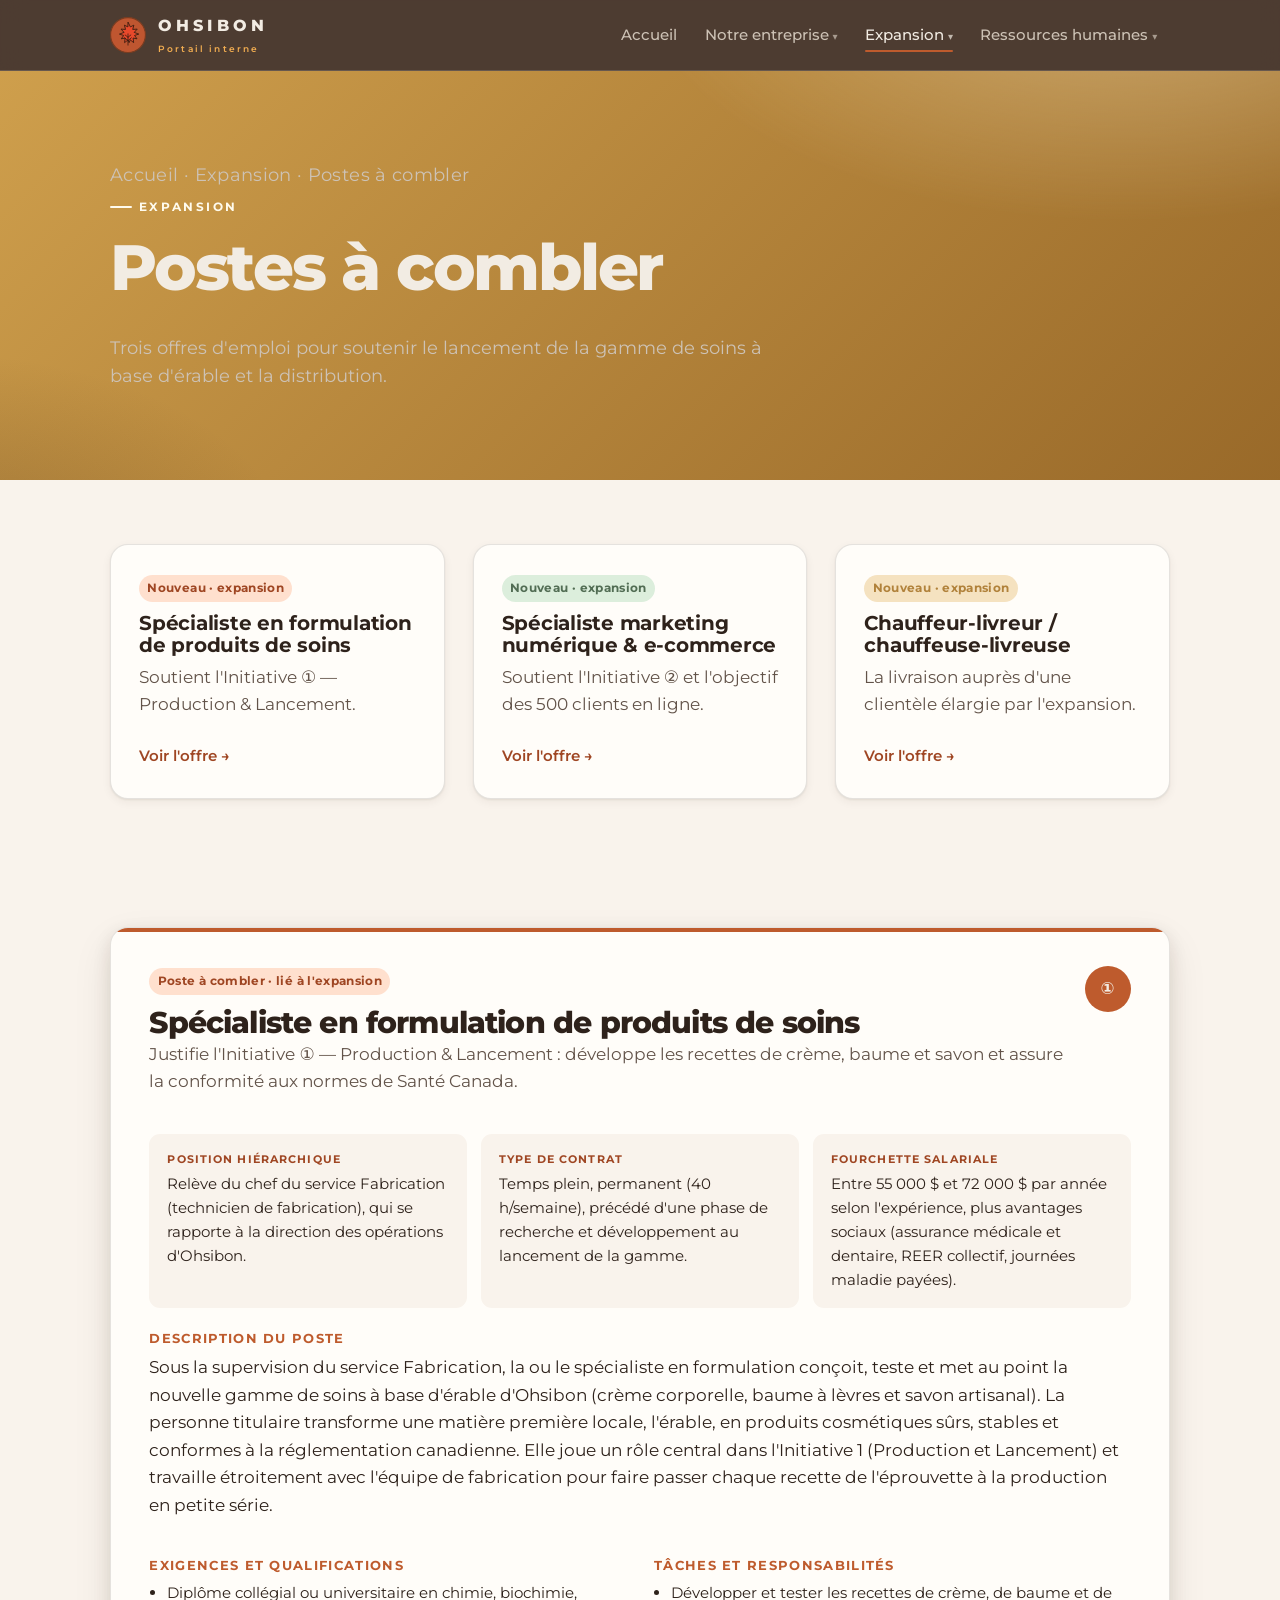
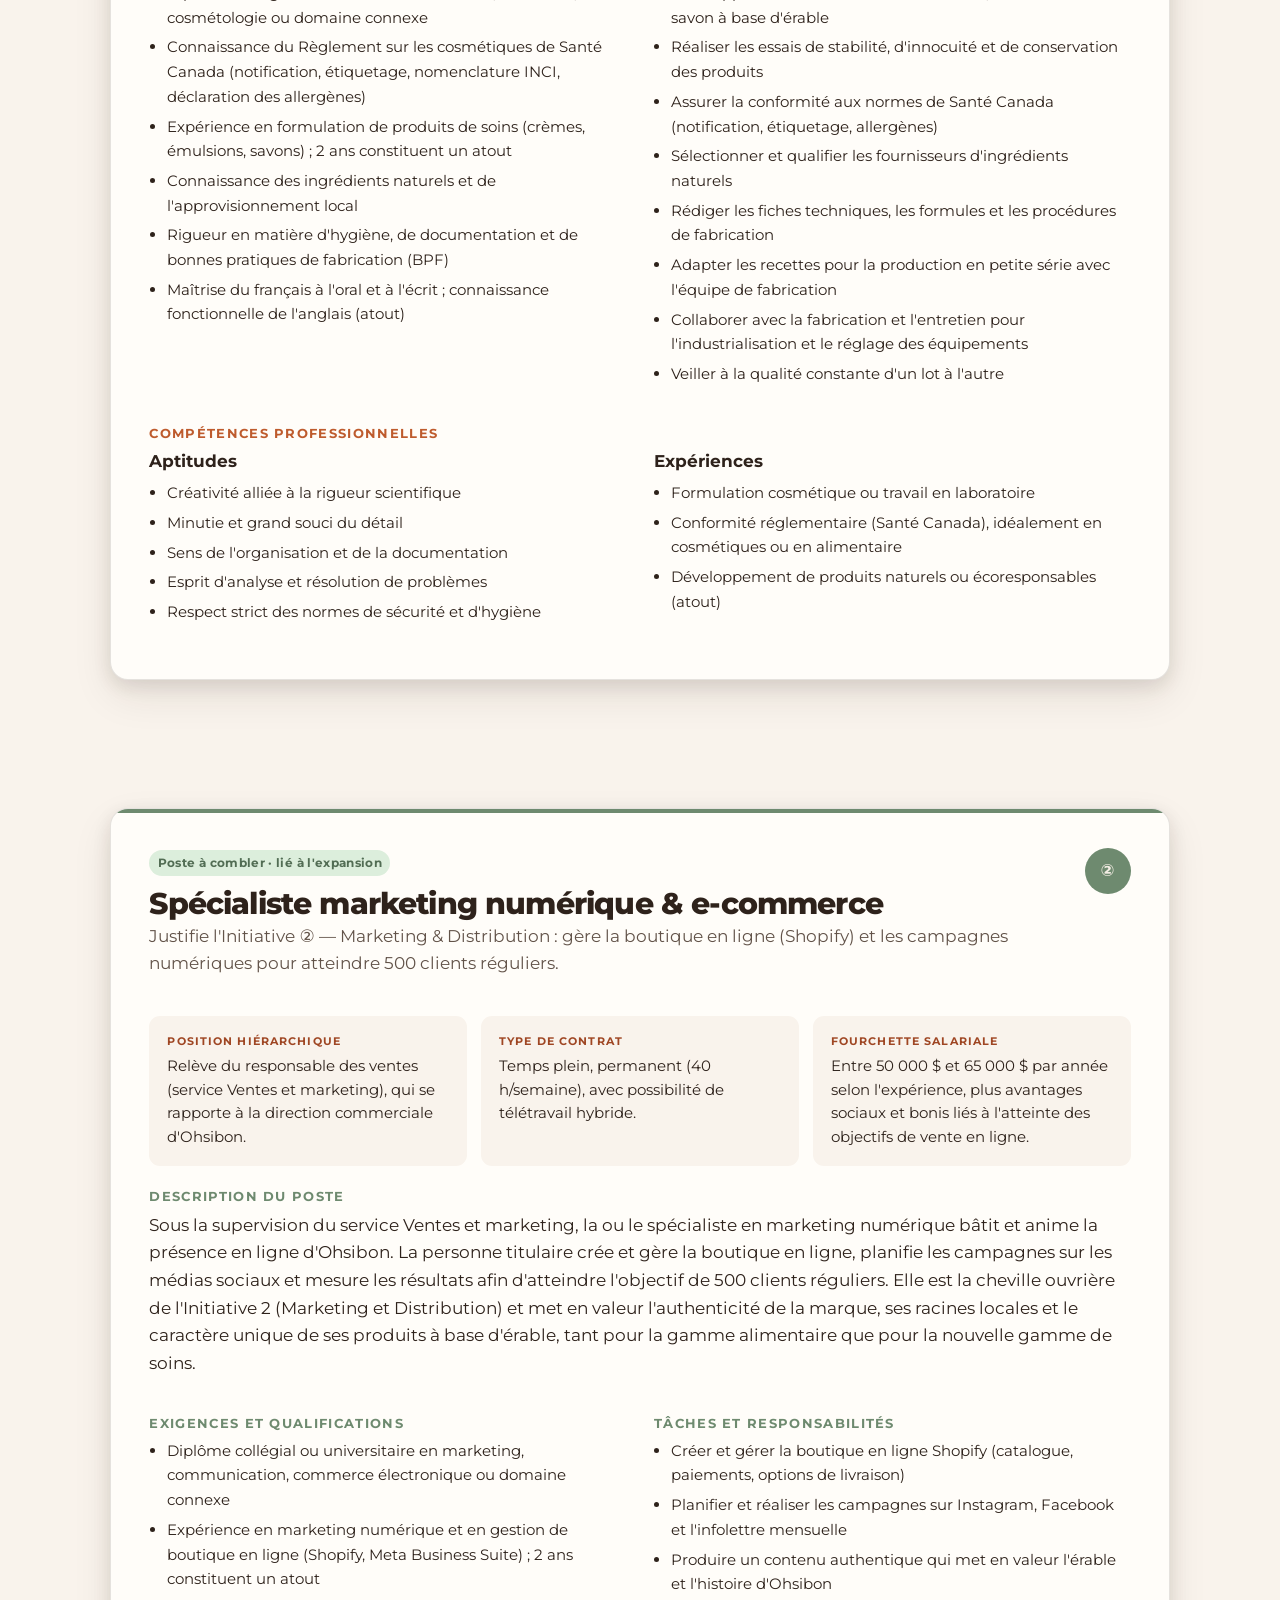
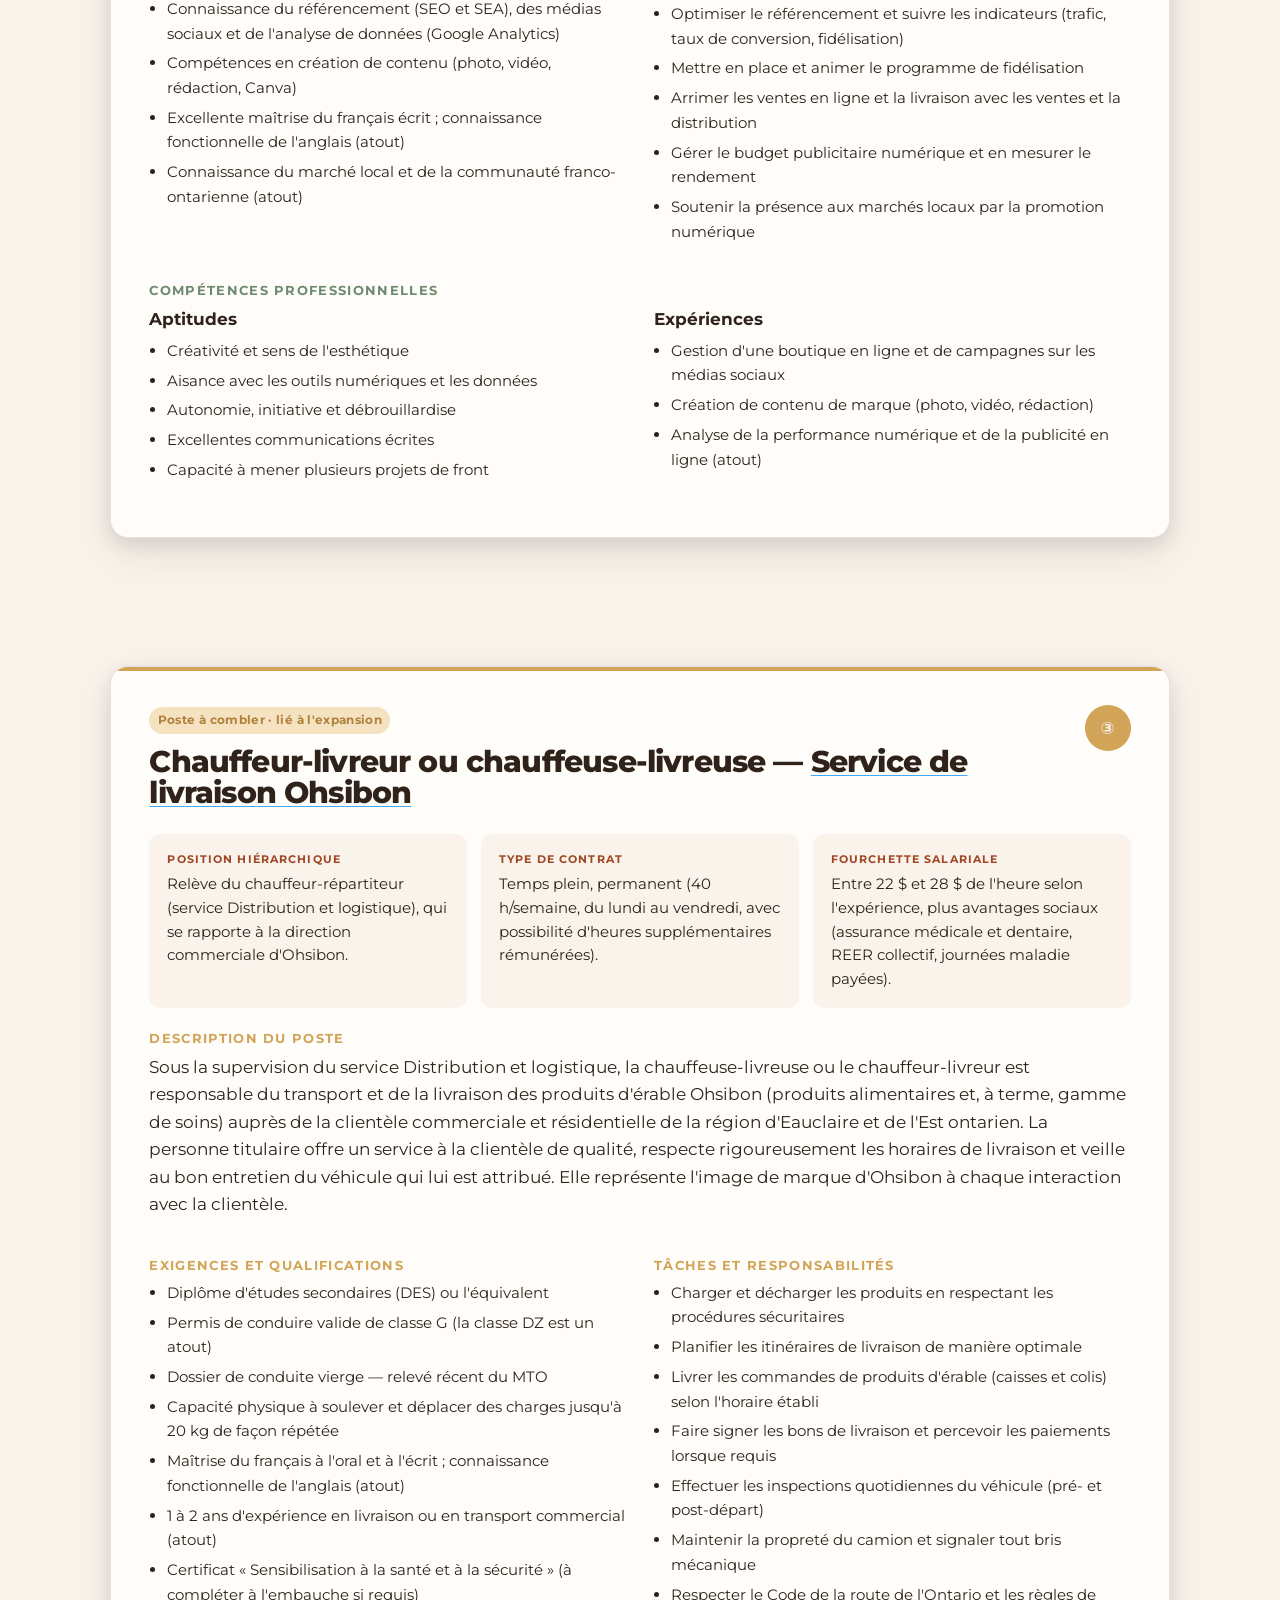
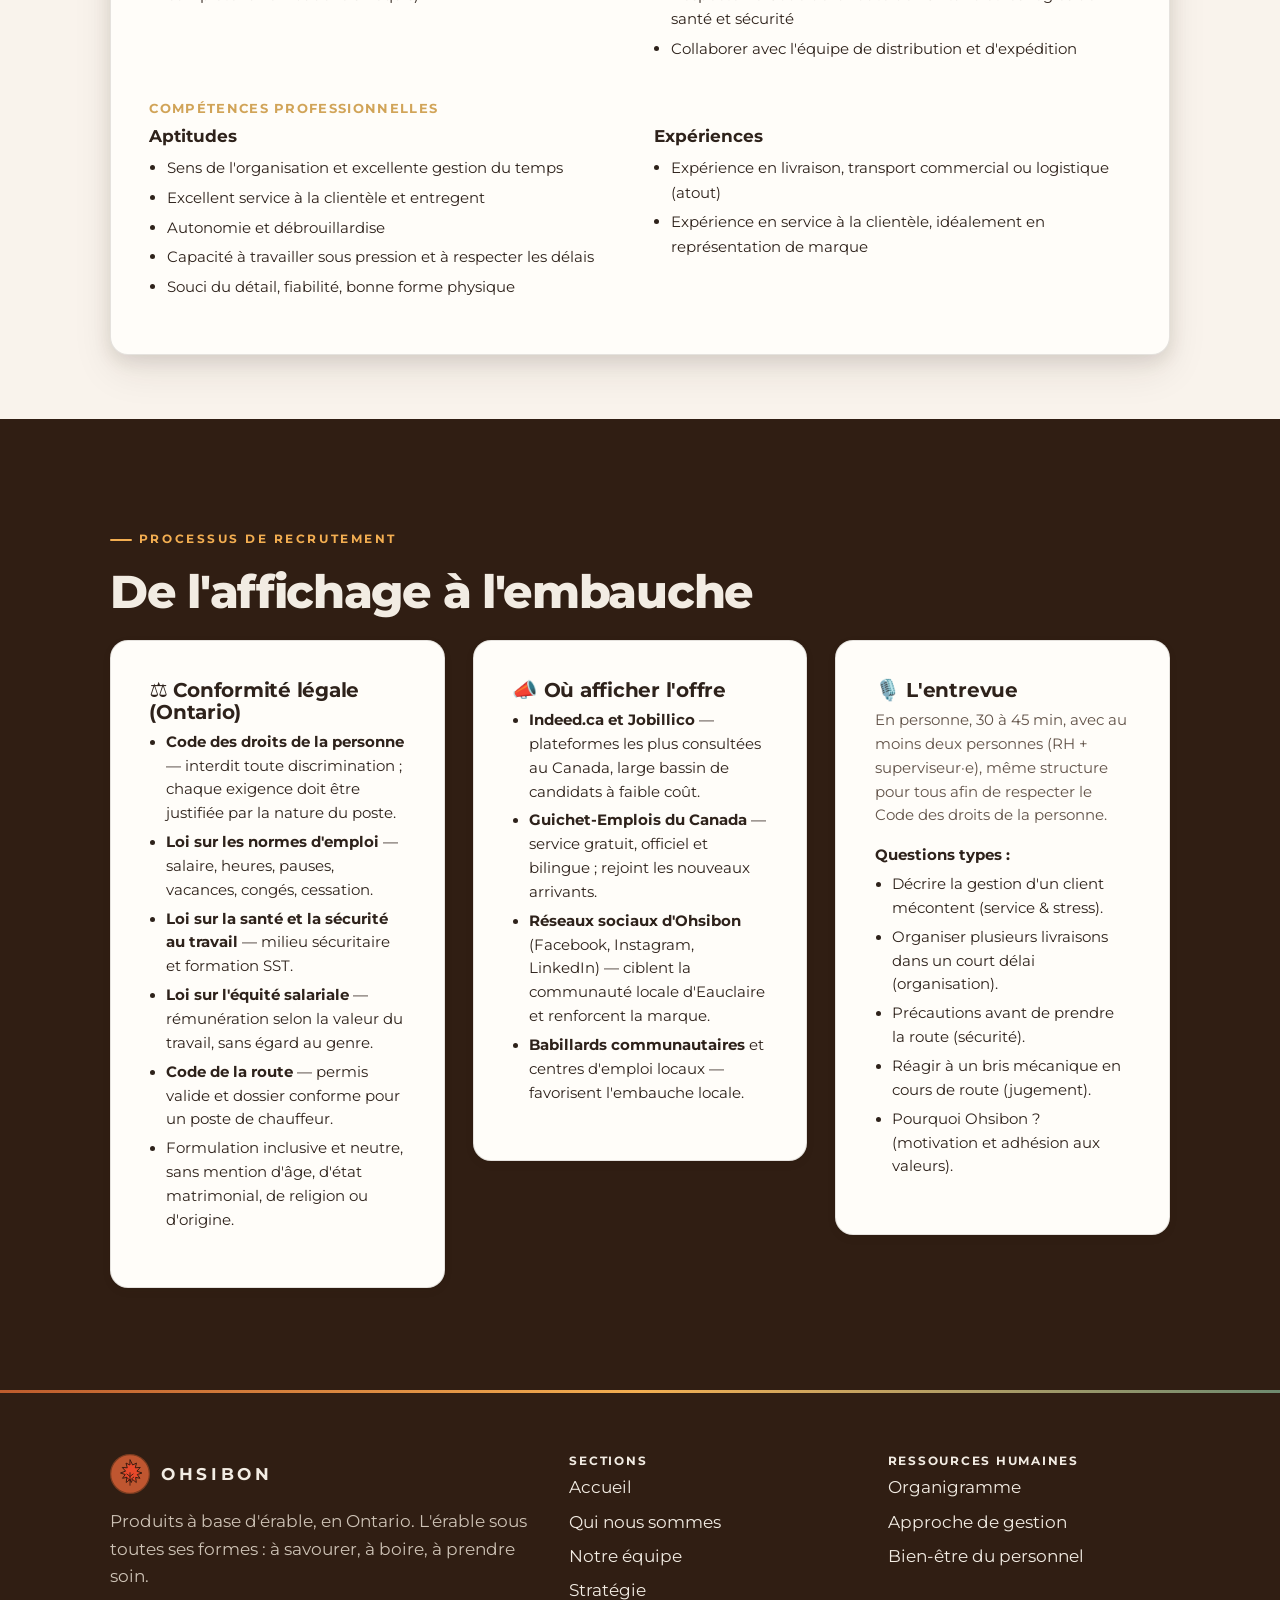
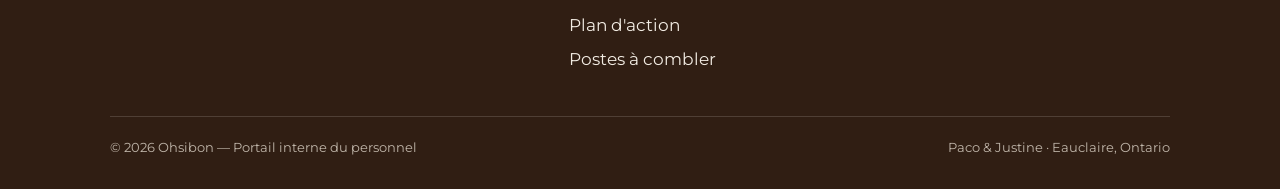
<file: rh-postes.html>
<!DOCTYPE html>
<html lang="fr" class="no-js">
<head>
  <script>document.documentElement.className=document.documentElement.className.replace("no-js","js");</script>
  <meta charset="UTF-8" />
  <meta name="viewport" content="width=device-width, initial-scale=1" />
  <title>Postes à combler — Expansion · Ohsibon</title>
  <meta name="description" content="Trois offres d'emploi liées à l'expansion d'Ohsibon et le processus de recrutement." />
  <link rel="icon" href="assets/logo.svg" type="image/svg+xml" />
  <link rel="preconnect" href="https://fonts.googleapis.com" />
  <link rel="preconnect" href="https://fonts.gstatic.com" crossorigin />
  <link rel="stylesheet" href="https://fonts.googleapis.com/css2?family=Montserrat:ital,wght@0,300;0,400;0,500;0,600;0,700;0,800;1,400&display=swap" media="print" onload="this.media=&#39;all&#39;" />
  <noscript><link rel="stylesheet" href="https://fonts.googleapis.com/css2?family=Montserrat:ital,wght@0,300;0,400;0,500;0,600;0,700;0,800;1,400&display=swap" /></noscript>
  <link rel="stylesheet" href="css/styles.css?v=6" />
</head>
<body>
  <header class="site-header" data-site-header></header>

  <!-- pagehead 3e position : variante or/ocre -->
  <section class="pagehead pagehead--3">
    <div class="container">
      <p class="breadcrumb"><a href="index.html">Accueil</a> · <a href="strategie.html">Expansion</a> · Postes à combler</p>
      <span class="eyebrow">Expansion</span>
      <h1>Postes à combler</h1>
      <p>Trois offres d'emploi pour soutenir le lancement de la gamme de soins à base d'érable et la distribution.</p>
    </div>
  </section>

  <!-- ===================== APERÇU DES 3 POSTES ===================== -->
  <section class="section--tight section">
    <div class="container">
      <div class="grid grid-3" style="margin-top:0">
        <a class="card navtile reveal" href="#poste-formulation">
          <span class="tag">Nouveau · expansion</span>
          <h3 style="margin-top:10px">Spécialiste en formulation de produits de soins</h3>
          <p class="muted">Soutient l'Initiative ① — Production &amp; Lancement.</p>
          <span class="navtile__go">Voir l'offre →</span>
        </a>
        <a class="card navtile reveal" data-d="1" href="#poste-marketing">
          <span class="tag tag--sage">Nouveau · expansion</span>
          <h3 style="margin-top:10px">Spécialiste marketing numérique &amp; e-commerce</h3>
          <p class="muted">Soutient l'Initiative ② et l'objectif des 500 clients en ligne.</p>
          <span class="navtile__go">Voir l'offre →</span>
        </a>
        <a class="card navtile reveal" data-d="2" href="#poste-livreur">
          <span class="tag tag--gold">Nouveau · expansion</span>
          <h3 style="margin-top:10px">Chauffeur-livreur / chauffeuse-livreuse</h3>
          <p class="muted">La livraison auprès d'une clientèle élargie par l'expansion.</p>
          <span class="navtile__go">Voir l'offre →</span>
        </a>
      </div>
    </div>
  </section>

  <!-- ===================== POSTE 1 — FORMULATION (à rédiger) ===================== -->
  <section class="section--tight section" id="poste-formulation">
    <div class="container">
      <div class="jobposting reveal" style="--c:var(--terra)">
        <div class="jobposting__top">
          <div>
            <span class="tag">Poste à combler · lié à l'expansion</span>
            <h2 style="margin:.4em 0 .1em">Spécialiste en formulation de produits de soins</h2>
            <p class="muted">Justifie l'Initiative ① — Production &amp; Lancement : développe les recettes
              de crème, baume et savon et assure la conformité aux normes de Santé Canada.</p>
          </div>
          <span class="initnum" style="background:var(--terra);flex:none">①</span>
        </div>
        <div class="jobfacts">
          <div><span>Position hiérarchique</span><p>Relève du chef du service Fabrication (technicien de
            fabrication), qui se rapporte à la direction des opérations d'Ohsibon.</p></div>
          <div><span>Type de contrat</span><p>Temps plein, permanent (40 h/semaine), précédé d'une phase
            de recherche et développement au lancement de la gamme.</p></div>
          <div><span>Fourchette salariale</span><p>Entre 55 000 $ et 72 000 $ par année selon l'expérience,
            plus avantages sociaux (assurance médicale et dentaire, REER collectif, journées maladie payées).</p></div>
        </div>

        <h3>Description du poste</h3>
        <p>Sous la supervision du service Fabrication, la ou le spécialiste en formulation conçoit, teste
          et met au point la nouvelle gamme de soins à base d'érable d'Ohsibon (crème corporelle, baume à
          lèvres et savon artisanal). La personne titulaire transforme une matière première locale, l'érable,
          en produits cosmétiques sûrs, stables et conformes à la réglementation canadienne. Elle joue un
          rôle central dans l'Initiative 1 (Production et Lancement) et travaille étroitement avec l'équipe
          de fabrication pour faire passer chaque recette de l'éprouvette à la production en petite série.</p>

        <div class="grid grid-2" style="align-items:start;margin-top:6px">
          <div>
            <h3>Exigences et qualifications</h3>
            <ul>
              <li>Diplôme collégial ou universitaire en chimie, biochimie, cosmétologie ou domaine connexe</li>
              <li>Connaissance du Règlement sur les cosmétiques de Santé Canada (notification, étiquetage, nomenclature INCI, déclaration des allergènes)</li>
              <li>Expérience en formulation de produits de soins (crèmes, émulsions, savons) ; 2 ans constituent un atout</li>
              <li>Connaissance des ingrédients naturels et de l'approvisionnement local</li>
              <li>Rigueur en matière d'hygiène, de documentation et de bonnes pratiques de fabrication (BPF)</li>
              <li>Maîtrise du français à l'oral et à l'écrit ; connaissance fonctionnelle de l'anglais (atout)</li>
            </ul>
          </div>
          <div>
            <h3>Tâches et responsabilités</h3>
            <ul>
              <li>Développer et tester les recettes de crème, de baume et de savon à base d'érable</li>
              <li>Réaliser les essais de stabilité, d'innocuité et de conservation des produits</li>
              <li>Assurer la conformité aux normes de Santé Canada (notification, étiquetage, allergènes)</li>
              <li>Sélectionner et qualifier les fournisseurs d'ingrédients naturels</li>
              <li>Rédiger les fiches techniques, les formules et les procédures de fabrication</li>
              <li>Adapter les recettes pour la production en petite série avec l'équipe de fabrication</li>
              <li>Collaborer avec la fabrication et l'entretien pour l'industrialisation et le réglage des équipements</li>
              <li>Veiller à la qualité constante d'un lot à l'autre</li>
            </ul>
          </div>
        </div>

        <h3>Compétences professionnelles</h3>
        <div class="grid grid-2" style="align-items:start">
          <div><b>Aptitudes</b>
            <ul>
              <li>Créativité alliée à la rigueur scientifique</li>
              <li>Minutie et grand souci du détail</li>
              <li>Sens de l'organisation et de la documentation</li>
              <li>Esprit d'analyse et résolution de problèmes</li>
              <li>Respect strict des normes de sécurité et d'hygiène</li>
            </ul>
          </div>
          <div><b>Expériences</b>
            <ul>
              <li>Formulation cosmétique ou travail en laboratoire</li>
              <li>Conformité réglementaire (Santé Canada), idéalement en cosmétiques ou en alimentaire</li>
              <li>Développement de produits naturels ou écoresponsables (atout)</li>
            </ul>
          </div>
        </div>
      </div>
    </div>
  </section>

  <!-- ===================== POSTE 2 — MARKETING (à rédiger) ===================== -->
  <section class="section--tight section" id="poste-marketing">
    <div class="container">
      <div class="jobposting reveal" style="--c:var(--sage)">
        <div class="jobposting__top">
          <div>
            <span class="tag tag--sage">Poste à combler · lié à l'expansion</span>
            <h2 style="margin:.4em 0 .1em">Spécialiste marketing numérique &amp; e-commerce</h2>
            <p class="muted">Justifie l'Initiative ② — Marketing &amp; Distribution : gère la boutique en
              ligne (Shopify) et les campagnes numériques pour atteindre 500 clients réguliers.</p>
          </div>
          <span class="initnum" style="background:var(--sage);flex:none">②</span>
        </div>
        <div class="jobfacts">
          <div><span>Position hiérarchique</span><p>Relève du responsable des ventes (service Ventes et
            marketing), qui se rapporte à la direction commerciale d'Ohsibon.</p></div>
          <div><span>Type de contrat</span><p>Temps plein, permanent (40 h/semaine), avec possibilité de
            télétravail hybride.</p></div>
          <div><span>Fourchette salariale</span><p>Entre 50 000 $ et 65 000 $ par année selon l'expérience,
            plus avantages sociaux et bonis liés à l'atteinte des objectifs de vente en ligne.</p></div>
        </div>

        <h3>Description du poste</h3>
        <p>Sous la supervision du service Ventes et marketing, la ou le spécialiste en marketing numérique
          bâtit et anime la présence en ligne d'Ohsibon. La personne titulaire crée et gère la boutique en
          ligne, planifie les campagnes sur les médias sociaux et mesure les résultats afin d'atteindre
          l'objectif de 500 clients réguliers. Elle est la cheville ouvrière de l'Initiative 2 (Marketing et
          Distribution) et met en valeur l'authenticité de la marque, ses racines locales et le caractère
          unique de ses produits à base d'érable, tant pour la gamme alimentaire que pour la nouvelle gamme de soins.</p>

        <div class="grid grid-2" style="align-items:start;margin-top:6px">
          <div>
            <h3>Exigences et qualifications</h3>
            <ul>
              <li>Diplôme collégial ou universitaire en marketing, communication, commerce électronique ou domaine connexe</li>
              <li>Expérience en marketing numérique et en gestion de boutique en ligne (Shopify, Meta Business Suite) ; 2 ans constituent un atout</li>
              <li>Connaissance du référencement (SEO et SEA), des médias sociaux et de l'analyse de données (Google Analytics)</li>
              <li>Compétences en création de contenu (photo, vidéo, rédaction, Canva)</li>
              <li>Excellente maîtrise du français écrit ; connaissance fonctionnelle de l'anglais (atout)</li>
              <li>Connaissance du marché local et de la communauté franco-ontarienne (atout)</li>
            </ul>
          </div>
          <div>
            <h3>Tâches et responsabilités</h3>
            <ul>
              <li>Créer et gérer la boutique en ligne Shopify (catalogue, paiements, options de livraison)</li>
              <li>Planifier et réaliser les campagnes sur Instagram, Facebook et l'infolettre mensuelle</li>
              <li>Produire un contenu authentique qui met en valeur l'érable et l'histoire d'Ohsibon</li>
              <li>Optimiser le référencement et suivre les indicateurs (trafic, taux de conversion, fidélisation)</li>
              <li>Mettre en place et animer le programme de fidélisation</li>
              <li>Arrimer les ventes en ligne et la livraison avec les ventes et la distribution</li>
              <li>Gérer le budget publicitaire numérique et en mesurer le rendement</li>
              <li>Soutenir la présence aux marchés locaux par la promotion numérique</li>
            </ul>
          </div>
        </div>

        <h3>Compétences professionnelles</h3>
        <div class="grid grid-2" style="align-items:start">
          <div><b>Aptitudes</b>
            <ul>
              <li>Créativité et sens de l'esthétique</li>
              <li>Aisance avec les outils numériques et les données</li>
              <li>Autonomie, initiative et débrouillardise</li>
              <li>Excellentes communications écrites</li>
              <li>Capacité à mener plusieurs projets de front</li>
            </ul>
          </div>
          <div><b>Expériences</b>
            <ul>
              <li>Gestion d'une boutique en ligne et de campagnes sur les médias sociaux</li>
              <li>Création de contenu de marque (photo, vidéo, rédaction)</li>
              <li>Analyse de la performance numérique et de la publicité en ligne (atout)</li>
            </ul>
          </div>
        </div>
      </div>
    </div>
  </section>

  <!-- ===================== POSTE 3 — CHAUFFEUR-LIVREUR (complet, travail de Kaz) ===================== -->
  <section class="section--tight section" id="poste-livreur">
    <div class="container">
      <div class="jobposting reveal" style="--c:var(--gold)">
        <div class="jobposting__top">
          <div>
            <span class="tag tag--gold">Poste à combler · lié à l'expansion</span>
            <h2 style="margin:.4em 0 .1em">Chauffeur-livreur ou chauffeuse-livreuse — <a class="src" href="documents/offre-chauffeur-livreur.pdf" target="_blank" rel="noopener">Service de livraison Ohsibon</a></h2>
          </div>
          <span class="initnum" style="background:var(--gold);flex:none">③</span>
        </div>

        <div class="jobfacts">
          <div><span>Position hiérarchique</span><p>Relève du chauffeur-répartiteur (service Distribution
            et logistique), qui se rapporte à la direction commerciale d'Ohsibon.</p></div>
          <div><span>Type de contrat</span><p>Temps plein, permanent (40 h/semaine, du lundi au vendredi,
            avec possibilité d'heures supplémentaires rémunérées).</p></div>
          <div><span>Fourchette salariale</span><p>Entre 22 $ et 28 $ de l'heure selon l'expérience, plus
            avantages sociaux (assurance médicale et dentaire, REER collectif, journées maladie payées).</p></div>
        </div>

        <h3>Description du poste</h3>
        <p>Sous la supervision du service Distribution et logistique, la chauffeuse-livreuse ou le chauffeur-livreur
          est responsable du transport et de la livraison des produits d'érable Ohsibon (produits alimentaires
          et, à terme, gamme de soins) auprès de la clientèle commerciale et résidentielle de la région
          d'Eauclaire et de l'Est ontarien.
          La personne titulaire offre un service à la clientèle de qualité, respecte rigoureusement les
          horaires de livraison et veille au bon entretien du véhicule qui lui est attribué. Elle représente
          l'image de marque d'Ohsibon à chaque interaction avec la clientèle.</p>

        <div class="grid grid-2" style="align-items:start;margin-top:6px">
          <div>
            <h3>Exigences et qualifications</h3>
            <ul>
              <li>Diplôme d'études secondaires (DES) ou l'équivalent</li>
              <li>Permis de conduire valide de classe G (la classe DZ est un atout)</li>
              <li>Dossier de conduite vierge — relevé récent du MTO</li>
              <li>Capacité physique à soulever et déplacer des charges jusqu'à 20 kg de façon répétée</li>
              <li>Maîtrise du français à l'oral et à l'écrit ; connaissance fonctionnelle de l'anglais (atout)</li>
              <li>1 à 2 ans d'expérience en livraison ou en transport commercial (atout)</li>
              <li>Certificat « Sensibilisation à la santé et à la sécurité » (à compléter à l'embauche si requis)</li>
            </ul>
          </div>
          <div>
            <h3>Tâches et responsabilités</h3>
            <ul>
              <li>Charger et décharger les produits en respectant les procédures sécuritaires</li>
              <li>Planifier les itinéraires de livraison de manière optimale</li>
              <li>Livrer les commandes de produits d'érable (caisses et colis) selon l'horaire établi</li>
              <li>Faire signer les bons de livraison et percevoir les paiements lorsque requis</li>
              <li>Effectuer les inspections quotidiennes du véhicule (pré- et post-départ)</li>
              <li>Maintenir la propreté du camion et signaler tout bris mécanique</li>
              <li>Respecter le Code de la route de l'Ontario et les règles de santé et sécurité</li>
              <li>Collaborer avec l'équipe de distribution et d'expédition</li>
            </ul>
          </div>
        </div>

        <h3>Compétences professionnelles</h3>
        <div class="grid grid-2" style="align-items:start">
          <div><b>Aptitudes</b>
            <ul>
              <li>Sens de l'organisation et excellente gestion du temps</li>
              <li>Excellent service à la clientèle et entregent</li>
              <li>Autonomie et débrouillardise</li>
              <li>Capacité à travailler sous pression et à respecter les délais</li>
              <li>Souci du détail, fiabilité, bonne forme physique</li>
            </ul>
          </div>
          <div><b>Expériences</b>
            <ul>
              <li>Expérience en livraison, transport commercial ou logistique (atout)</li>
              <li>Expérience en service à la clientèle, idéalement en représentation de marque</li>
            </ul>
          </div>
        </div>
      </div>
    </div>
  </section>

  <!-- ===================== PROCESSUS DE RECRUTEMENT ===================== -->
  <section class="section band">
    <div class="container">
      <div class="reveal"><span class="eyebrow">Processus de recrutement</span>
        <h2>De l'affichage à l'embauche</h2></div>

      <div class="grid grid-3" style="margin-top:24px;align-items:start">
        <div class="card card--pad-lg reveal">
          <h3>⚖️ Conformité légale (Ontario)</h3>
          <ul style="font-size:.92rem">
            <li><b>Code des droits de la personne</b> — interdit toute discrimination ; chaque exigence doit
              être justifiée par la nature du poste.</li>
            <li><b>Loi sur les normes d'emploi</b> — salaire, heures, pauses, vacances, congés, cessation.</li>
            <li><b>Loi sur la santé et la sécurité au travail</b> — milieu sécuritaire et formation SST.</li>
            <li><b>Loi sur l'équité salariale</b> — rémunération selon la valeur du travail, sans égard au genre.</li>
            <li><b>Code de la route</b> — permis valide et dossier conforme pour un poste de chauffeur.</li>
            <li>Formulation inclusive et neutre, sans mention d'âge, d'état matrimonial, de religion ou d'origine.</li>
          </ul>
        </div>
        <div class="card card--pad-lg reveal" data-d="1">
          <h3>📣 Où afficher l'offre</h3>
          <ul style="font-size:.92rem">
            <li><b>Indeed.ca et Jobillico</b> — plateformes les plus consultées au Canada, large bassin de
              candidats à faible coût.</li>
            <li><b>Guichet-Emplois du Canada</b> — service gratuit, officiel et bilingue ; rejoint les
              nouveaux arrivants.</li>
            <li><b>Réseaux sociaux d'Ohsibon</b> (Facebook, Instagram, LinkedIn) — ciblent la communauté
              locale d'Eauclaire et renforcent la marque.</li>
            <li><b>Babillards communautaires</b> et centres d'emploi locaux — favorisent l'embauche locale.</li>
          </ul>
        </div>
        <div class="card card--pad-lg reveal" data-d="2">
          <h3>🎙️ L'entrevue</h3>
          <p class="muted" style="font-size:.92rem">En personne, 30 à 45 min, avec au moins deux
            personnes (RH + superviseur·e), même structure pour tous afin de respecter le Code des droits
            de la personne.</p>
          <p style="font-size:.92rem;margin-bottom:.3em"><b>Questions types :</b></p>
          <ul style="font-size:.92rem">
            <li>Décrire la gestion d'un client mécontent (service &amp; stress).</li>
            <li>Organiser plusieurs livraisons dans un court délai (organisation).</li>
            <li>Précautions avant de prendre la route (sécurité).</li>
            <li>Réagir à un bris mécanique en cours de route (jugement).</li>
            <li>Pourquoi Ohsibon ? (motivation et adhésion aux valeurs).</li>
          </ul>
        </div>
      </div>
    </div>
  </section>

  <footer class="site-footer" data-site-footer></footer>
  <script src="js/site.js?v=6"></script>
</body>
</html>
</file>
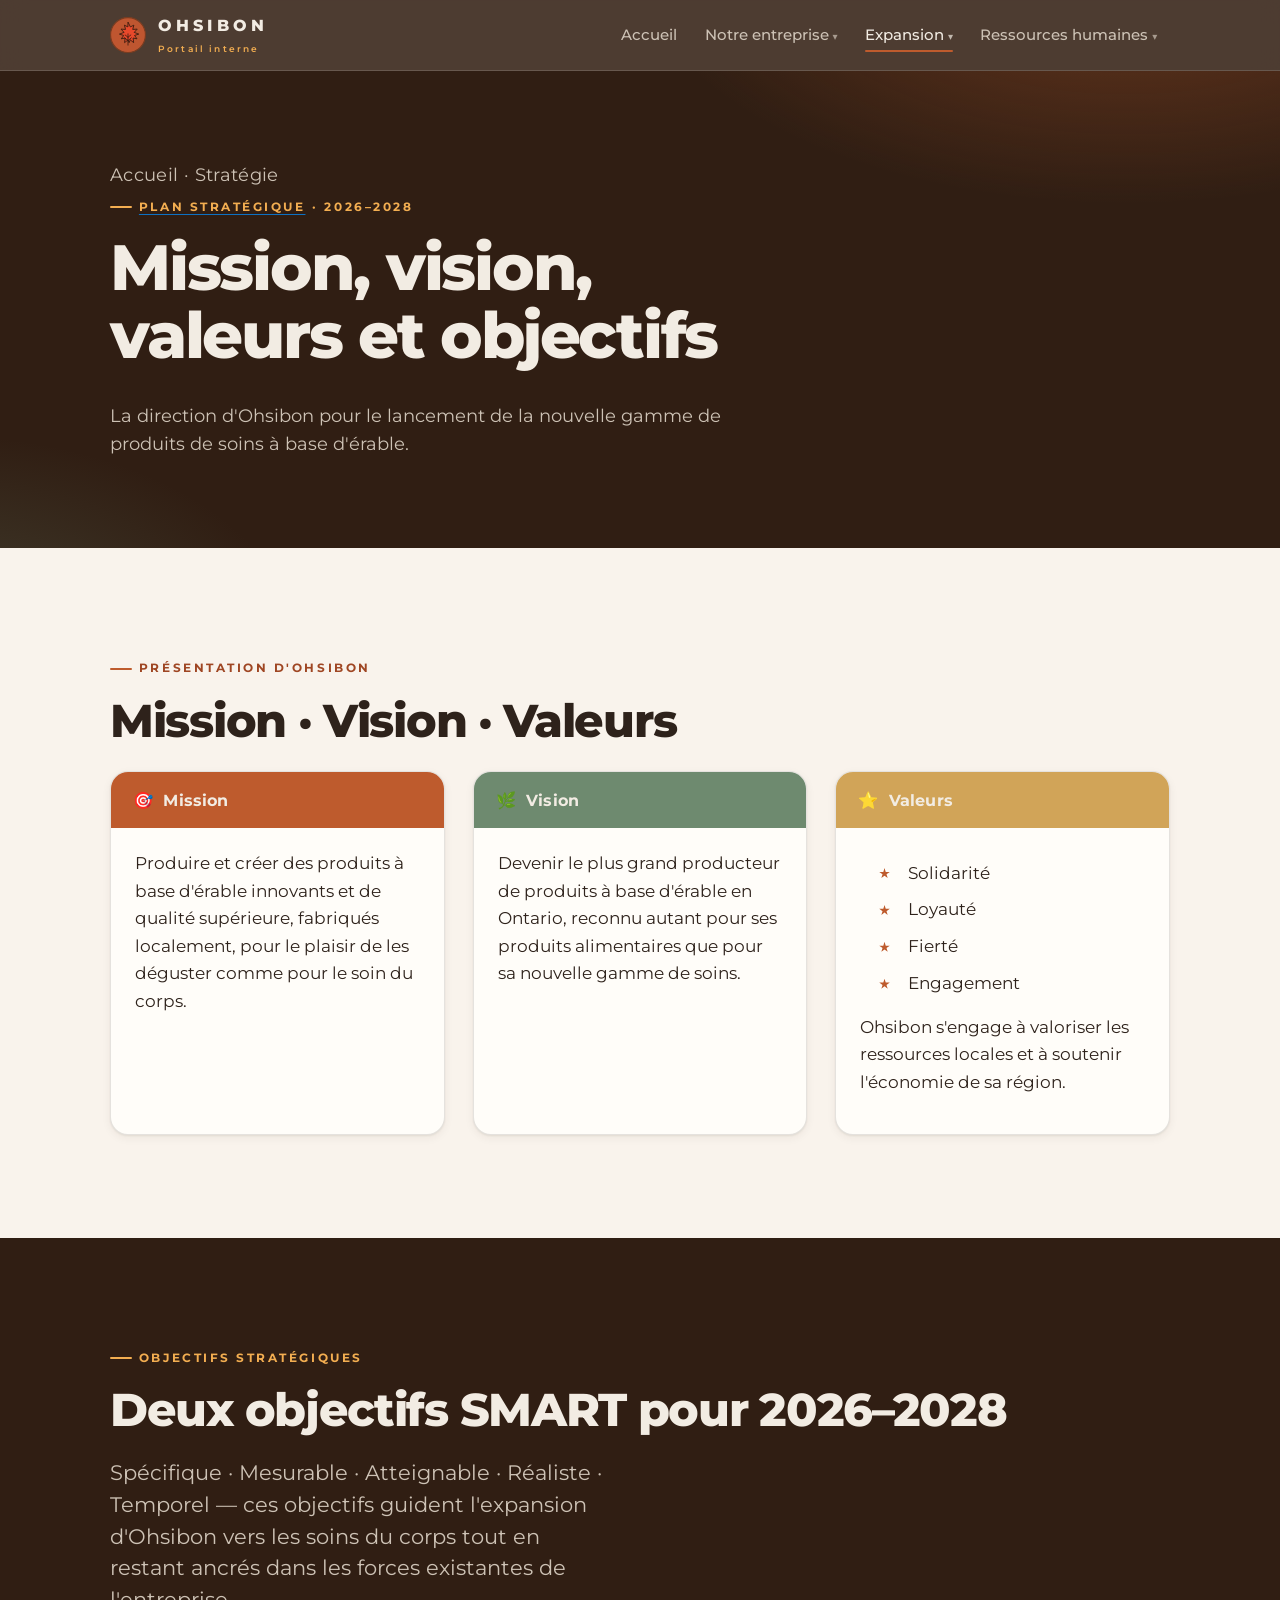
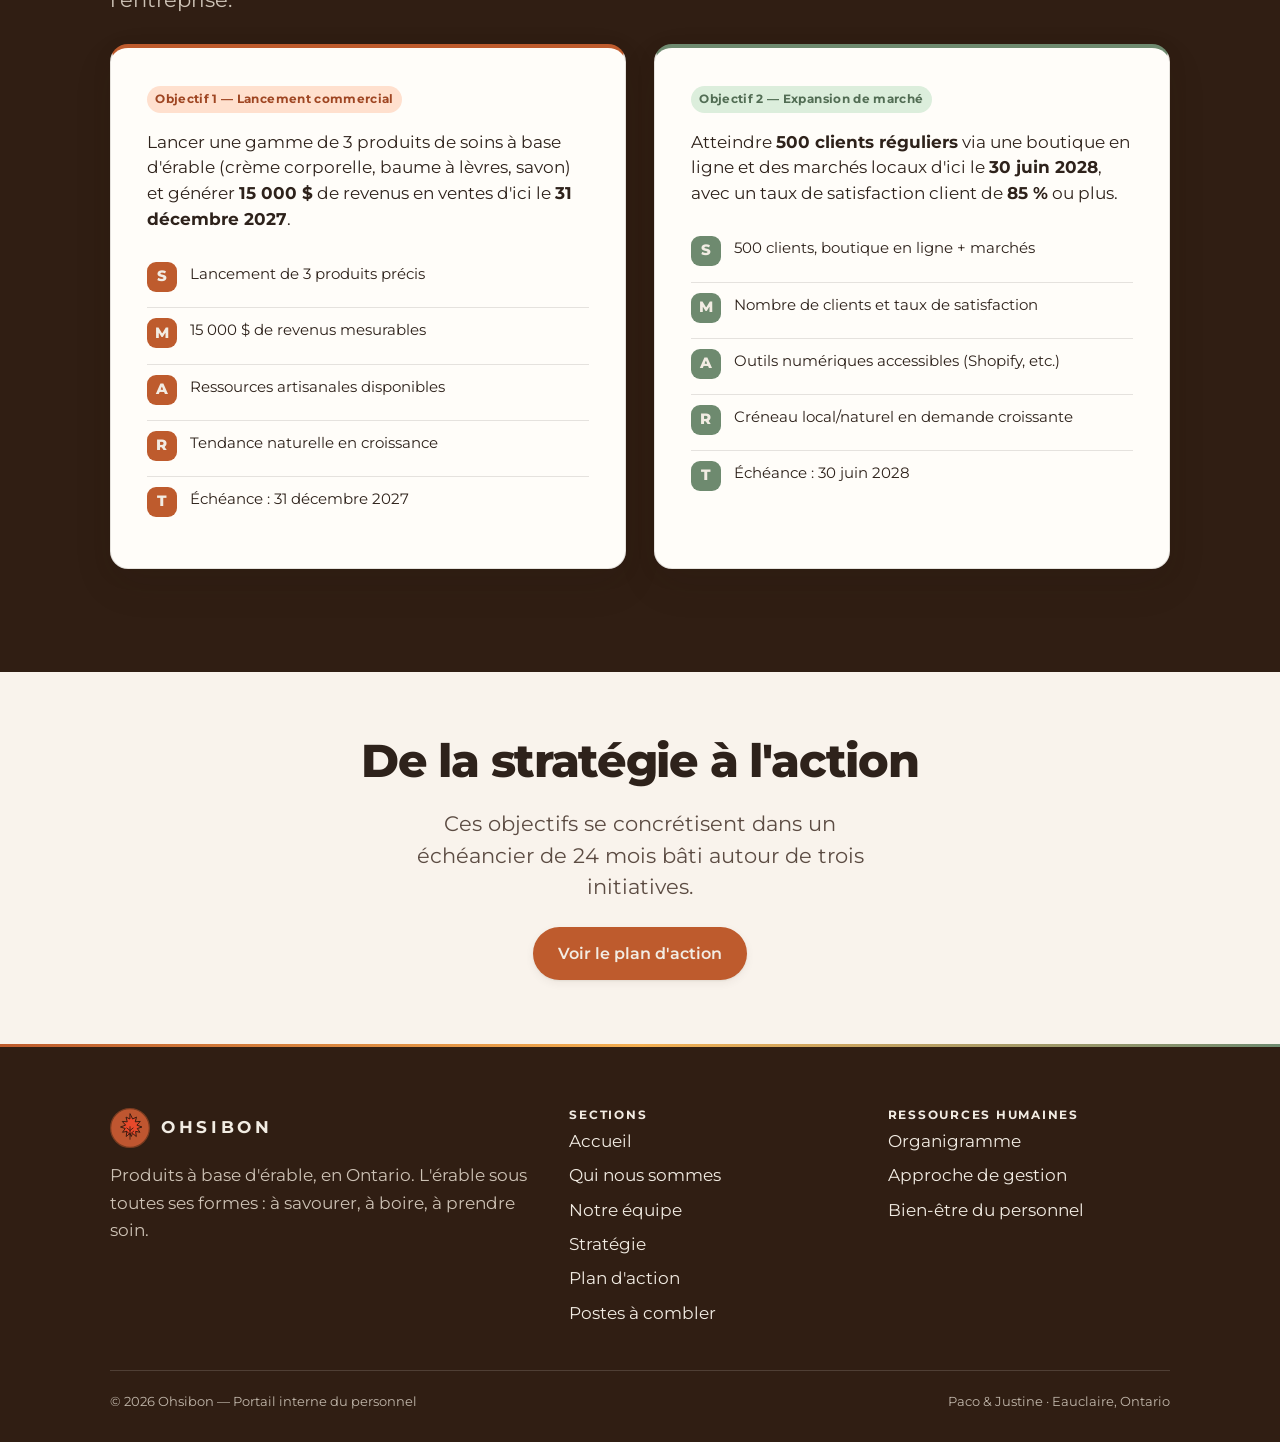
<file: strategie.html>
<!DOCTYPE html>
<html lang="fr" class="no-js">
<head>
  <script>document.documentElement.className=document.documentElement.className.replace("no-js","js");</script>
  <meta charset="UTF-8" />
  <meta name="viewport" content="width=device-width, initial-scale=1" />
  <title>Stratégie — Ohsibon</title>
  <meta name="description" content="Mission, vision, valeurs et objectifs stratégiques SMART d'Ohsibon (2026–2028)." />
  <link rel="icon" href="assets/logo.svg" type="image/svg+xml" />
  <link rel="preconnect" href="https://fonts.googleapis.com" />
  <link rel="preconnect" href="https://fonts.gstatic.com" crossorigin />
  <link rel="stylesheet" href="https://fonts.googleapis.com/css2?family=Montserrat:ital,wght@0,300;0,400;0,500;0,600;0,700;0,800;1,400&display=swap" media="print" onload="this.media=&#39;all&#39;" />
  <noscript><link rel="stylesheet" href="https://fonts.googleapis.com/css2?family=Montserrat:ital,wght@0,300;0,400;0,500;0,600;0,700;0,800;1,400&display=swap" /></noscript>
  <link rel="stylesheet" href="css/styles.css?v=6" />
</head>
<body>
  <header class="site-header" data-site-header></header>

  <section class="pagehead">
    <div class="container">
      <p class="breadcrumb"><a href="index.html">Accueil</a> · Stratégie</p>
      <span class="eyebrow"><a class="src" href="documents/plan-strategique.pdf" target="_blank" rel="noopener">Plan stratégique</a> · 2026–2028</span>
      <h1>Mission, vision, valeurs et objectifs</h1>
      <p>La direction d'Ohsibon pour le lancement de la nouvelle gamme de produits de soins à base d'érable.</p>
    </div>
  </section>

  <!-- ===================== MISSION / VISION / VALEURS ===================== -->
  <section class="section">
    <div class="container">
      <div class="reveal">
        <span class="eyebrow">Présentation d'Ohsibon</span>
        <h2>Mission · Vision · Valeurs</h2>
      </div>

      <div class="grid grid-3" style="margin-top:26px">
        <div class="panel panel--terra reveal">
          <div class="panel__head">🎯&nbsp; Mission</div>
          <div class="panel__body">
            <p>Produire et créer des produits à base d'érable innovants et de qualité supérieure,
              fabriqués localement, pour le plaisir de les déguster comme pour le soin du corps.</p>
          </div>
        </div>

        <div class="panel panel--sage reveal" data-d="1">
          <div class="panel__head">🌿&nbsp; Vision</div>
          <div class="panel__body">
            <p>Devenir le plus grand producteur de produits à base d'érable en Ontario, reconnu
              autant pour ses produits alimentaires que pour sa nouvelle gamme de soins.</p>
          </div>
        </div>

        <div class="panel panel--gold reveal" data-d="2">
          <div class="panel__head">⭐&nbsp; Valeurs</div>
          <div class="panel__body">
            <ul class="ticks">
              <li>Solidarité</li>
              <li>Loyauté</li>
              <li>Fierté</li>
              <li>Engagement</li>
            </ul>
            <p style="margin-top:12px">Ohsibon s'engage à valoriser les ressources locales
              et à soutenir l'économie de sa région.</p>
          </div>
        </div>
      </div>
    </div>
  </section>

  <!-- ===================== OBJECTIFS SMART ===================== -->
  <section class="section band">
    <div class="container">
      <div class="reveal">
        <span class="eyebrow">Objectifs stratégiques</span>
        <h2>Deux objectifs SMART pour 2026–2028</h2>
        <p class="lead">Spécifique · Mesurable · Atteignable · Réaliste · Temporel — ces objectifs
          guident l'expansion d'Ohsibon vers les soins du corps tout en restant ancrés dans les
          forces existantes de l'entreprise.</p>
      </div>

      <div class="grid grid-2" style="margin-top:28px">
        <!-- Objectif 1 -->
        <div class="smartcard reveal">
          <span class="tag">Objectif 1 — Lancement commercial</span>
          <p class="smartcard__goal">Lancer une gamme de 3 produits de soins à base d'érable
            (crème corporelle, baume à lèvres, savon) et générer <b>15 000&nbsp;$</b> de revenus
            en ventes d'ici le <b>31 décembre 2027</b>.</p>
          <ul class="smartlist">
            <li><span class="smartlist__k">S</span> Lancement de 3 produits précis</li>
            <li><span class="smartlist__k">M</span> 15 000 $ de revenus mesurables</li>
            <li><span class="smartlist__k">A</span> Ressources artisanales disponibles</li>
            <li><span class="smartlist__k">R</span> Tendance naturelle en croissance</li>
            <li><span class="smartlist__k">T</span> Échéance : 31 décembre 2027</li>
          </ul>
        </div>

        <!-- Objectif 2 -->
        <div class="smartcard smartcard--sage reveal" data-d="1">
          <span class="tag tag--sage">Objectif 2 — Expansion de marché</span>
          <p class="smartcard__goal">Atteindre <b>500 clients réguliers</b> via une boutique en
            ligne et des marchés locaux d'ici le <b>30 juin 2028</b>, avec un taux de satisfaction
            client de <b>85&nbsp;%</b> ou plus.</p>
          <ul class="smartlist">
            <li><span class="smartlist__k smartlist__k--sage">S</span> 500 clients, boutique en ligne + marchés</li>
            <li><span class="smartlist__k smartlist__k--sage">M</span> Nombre de clients et taux de satisfaction</li>
            <li><span class="smartlist__k smartlist__k--sage">A</span> Outils numériques accessibles (Shopify, etc.)</li>
            <li><span class="smartlist__k smartlist__k--sage">R</span> Créneau local/naturel en demande croissante</li>
            <li><span class="smartlist__k smartlist__k--sage">T</span> Échéance : 30 juin 2028</li>
          </ul>
        </div>
      </div>
    </div>
  </section>

  <!-- ===================== APPEL VERS LE PLAN D'ACTION ===================== -->
  <section class="section--tight section center">
    <div class="container reveal">
      <h2>De la stratégie à l'action</h2>
      <p class="lead" style="margin-inline:auto">Ces objectifs se concrétisent dans un échéancier
        de 24 mois bâti autour de trois initiatives.</p>
      <a class="btn btn--primary" href="plan-action.html" style="margin-top:8px">Voir le plan d'action</a>
    </div>
  </section>

  <footer class="site-footer" data-site-footer></footer>
  <script src="js/site.js?v=6"></script>
</body>
</html>
</file>
<file: css/styles.css>
/* ==========================================================================
   OHSIBON — Portail interne
   Système de design. Voix de marque : artisanal · nordique · honnête.
   Palette tirée du Plan Stratégique Ohsibon (Kaz Kitchener). Police : Montserrat.
   Couleurs en OKLCH, neutres teintés vers l'érable. Aucun #fff / #000 pur.
   ========================================================================== */

:root {
  /* ---- Fonds clairs (papier chaud) ---- */
  --paper:     oklch(0.968 0.012 74);   /* fond de page                 */
  --paper-2:   oklch(0.944 0.018 70);   /* fond alterné                 */
  --surface:   oklch(0.995 0.006 86);   /* cartes / surfaces            */
  --surface-2: oklch(0.978 0.010 76);

  /* ---- Fonds foncés (sève / espresso d'érable) ---- */
  --sap:       oklch(0.255 0.034 52);   /* bandeaux foncés              */
  --sap-2:     oklch(0.315 0.040 52);
  --sap-3:     oklch(0.380 0.045 52);

  /* ---- Encre ---- */
  --ink:       oklch(0.265 0.022 52);   /* texte principal sur clair    */
  --ink-2:     oklch(0.430 0.026 54);   /* texte secondaire             */
  --muted:     oklch(0.455 0.026 56);   /* texte tertiaire / légendes (assombri pour le contraste) */
  --on-dark:   oklch(0.945 0.014 78);   /* texte sur foncé              */
  --on-dark-2: oklch(0.820 0.022 72);   /* texte secondaire sur foncé   */

  /* ---- Accents de marque ---- */
  --terra:     oklch(0.585 0.140 44);   /* terracotta — accent premier  */
  --terra-d:   oklch(0.505 0.128 41);
  --terra-soft:oklch(0.93 0.045 50);
  --sage:      oklch(0.605 0.052 146);  /* vert sauge                   */
  --sage-d:    oklch(0.505 0.050 147);
  --sage-soft: oklch(0.93 0.030 145);
  --gold:      oklch(0.745 0.108 79);   /* ocre / or d'érable           */
  --gold-d:    oklch(0.640 0.105 75);
  --amber:     oklch(0.800 0.135 72);   /* sève dorée — surbrillances   */
  --taupe:     oklch(0.560 0.030 58);   /* brun taupe (menaces)         */

  /* ---- Filets & ombres (teintés érable) ---- */
  --line:      oklch(0.265 0.022 52 / 0.12);
  --line-2:    oklch(0.945 0.014 78 / 0.16);
  --shadow-sm: 0 1px 2px oklch(0.25 0.03 52 / .07), 0 3px 10px oklch(0.25 0.03 52 / .06);
  --shadow-md: 0 6px 18px oklch(0.25 0.03 52 / .11), 0 16px 40px oklch(0.25 0.03 52 / .09);
  --shadow-lg: 0 14px 36px oklch(0.22 0.03 52 / .18), 0 40px 80px oklch(0.22 0.03 52 / .14);

  --radius:    18px;
  --radius-sm: 11px;
  --radius-xl: 28px;
  --maxw:      1180px;
  --gut:       clamp(20px, 5vw, 60px);

  /* Courbes : ease-out exponentielles, jamais de rebond */
  --ease:      cubic-bezier(.2, .7, .2, 1);
  --ease-quint:cubic-bezier(.22, 1, .36, 1);

  --font: "Montserrat", system-ui, -apple-system, "Segoe UI", Roboto, sans-serif;
}

/* ---- Reset léger ---- */
* { box-sizing: border-box; }
html { scroll-behavior: smooth; -webkit-text-size-adjust: 100%; }
body {
  margin: 0;
  font-family: var(--font);
  color: var(--ink);
  background: var(--paper);
  line-height: 1.62;
  font-size: 17px;
  font-weight: 400;
  -webkit-font-smoothing: antialiased;
  text-rendering: optimizeLegibility;
}
img, svg { max-width: 100%; display: block; }
a { color: var(--terra-d); text-decoration: none; }
a:hover { text-decoration: underline; text-underline-offset: 2px; }

/* ---- Typographie : échelle modulaire, fort contraste de graisse ---- */
h1, h2, h3, h4 { margin: 0 0 .5em; font-weight: 800; letter-spacing: -.022em; line-height: 1.06; color: var(--ink); }
h1 { font-size: clamp(2.6rem, 6.4vw, 5.1rem); font-weight: 800; letter-spacing: -.035em; }
h2 { font-size: clamp(1.85rem, 3.8vw, 2.9rem); letter-spacing: -.028em; }
h3 { font-size: clamp(1.12rem, 1.6vw, 1.32rem); font-weight: 700; letter-spacing: -.012em; }
h4 { font-size: .96rem; font-weight: 700; }
p  { margin: 0 0 1rem; }
strong, b { font-weight: 700; }
ul, ol { margin: 0 0 1rem; padding-left: 1.15em; }
li { margin: .34em 0; }
::selection { background: var(--terra); color: var(--on-dark); }

/* ---- Mise en page ---- */
.container { width: 100%; max-width: var(--maxw); margin-inline: auto; padding-inline: var(--gut); }
.section { padding-block: clamp(56px, 8vw, 116px); }
.section--tight { padding-block: clamp(34px, 5vw, 64px); }
.center { text-align: center; }
.lead { font-size: clamp(1.12rem, 1.7vw, 1.32rem); color: var(--ink-2); max-width: 36ch; line-height: 1.5; font-weight: 400; }
.measure { max-width: 68ch; }

/* Kicker : un seul accent de marque. À n'utiliser qu'avec parcimonie. */
.eyebrow {
  display: inline-flex; align-items: center; gap: .6em;
  font-size: .72rem; font-weight: 700; letter-spacing: .22em; text-transform: uppercase;
  color: var(--terra-d); margin-bottom: 1.1rem;
}
.eyebrow::before { content: ""; width: 22px; height: 2px; background: var(--terra); border-radius: 2px; }

/* En-tête de section éditorial : grand numéro + titre, asymétrique */
.shead { display: grid; grid-template-columns: auto 1fr; gap: clamp(16px, 3vw, 36px); align-items: end;
  margin-bottom: clamp(28px, 4vw, 52px); }
.shead__no { font-size: clamp(2.2rem, 5vw, 3.6rem); font-weight: 800; line-height: .8;
  color: var(--terra); letter-spacing: -.04em; font-variant-numeric: tabular-nums; }
.shead__no small { display:block; font-size: .26em; letter-spacing:.2em; text-transform:uppercase; color: var(--muted); font-weight:700; margin-top:.6em; }
.shead h2 { margin: 0; }
.shead p { margin: .6em 0 0; color: var(--ink-2); max-width: 46ch; }
@media (max-width: 640px) { .shead { grid-template-columns: 1fr; gap: 6px; } }

.grid { display: grid; gap: clamp(16px, 2.2vw, 28px); }
.grid-2 { grid-template-columns: repeat(2, 1fr); }
.grid-3 { grid-template-columns: repeat(3, 1fr); }
.grid-4 { grid-template-columns: repeat(4, 1fr); }
@media (max-width: 900px) { .grid-3, .grid-4 { grid-template-columns: repeat(2, 1fr); } }
@media (max-width: 600px) { .grid-2, .grid-3, .grid-4 { grid-template-columns: 1fr; } }
.muted { color: var(--muted); }

/* ---- Boutons ---- */
.btn {
  display: inline-flex; align-items: center; gap: .55em;
  padding: .82em 1.5em; border-radius: 999px; font-weight: 600; font-size: .98rem;
  border: 1.5px solid transparent; cursor: pointer;
  transition: transform .25s var(--ease-quint), box-shadow .25s var(--ease), background .2s, border-color .2s;
}
.btn:hover { text-decoration: none; transform: translateY(-2px); }
.btn:active { transform: scale(.97); transition-duration: .11s; }   /* retour tactile à la pression */
.btn--primary { background: var(--terra); color: var(--on-dark); box-shadow: var(--shadow-sm); }
.btn--primary:hover { background: var(--terra-d); box-shadow: var(--shadow-md); }
.btn--ghost { border-color: var(--line-2); color: var(--on-dark); }
.btn--ghost:hover { background: oklch(0.945 0.014 78 / .1); border-color: oklch(0.945 0.014 78 / .4); }
.btn--ink { background: var(--ink); color: var(--on-dark); }
.btn--ink:hover { background: var(--sap); }
.btn--arrow::after { content: "→"; transition: transform .25s var(--ease-quint); }
.btn--arrow:hover::after { transform: translateX(4px); }

/* ==========================================================================
   En-tête / navigation (injecté par site.js)
   ========================================================================== */
.site-header { position: sticky; top: 0; z-index: 50;
  background: oklch(0.255 0.034 52 / .86); backdrop-filter: saturate(150%) blur(12px);
  border-bottom: 1px solid var(--line-2); }
.nav { display: flex; align-items: center; justify-content: space-between; gap: 16px; min-height: 70px; }
.brand { display: inline-flex; align-items: center; gap: 12px; color: var(--on-dark); font-weight: 800; letter-spacing: .26em; font-size: 1rem; }
.brand:hover { text-decoration: none; }
.brand__mark { width: 36px; height: 36px; flex: none; transition: transform .4s var(--ease-quint); }
.brand:hover .brand__mark { transform: rotate(-12deg); }
.brand small { display: block; font-size: .56rem; letter-spacing: .24em; color: var(--amber); font-weight: 600; margin-top: 3px; }

.nav__links { display: flex; align-items: center; gap: 2px; list-style: none; margin: 0; padding: 0; }
.nav__links a { display: inline-block; color: var(--on-dark-2); font-weight: 500; font-size: .93rem;
  padding: .55em .85em; border-radius: 10px; transition: background .18s, color .18s; position: relative; }
.nav__links a:hover { background: oklch(0.945 0.014 78 / .08); color: var(--on-dark); text-decoration: none; }
.nav__links a[aria-current="page"] { color: var(--on-dark); }
.nav__links a[aria-current="page"]::after { content:""; position:absolute; left:.85em; right:.85em; bottom:.2em; height:2px; background: var(--terra); border-radius:2px; }
.nav__item { position: relative; }
.nav__dd { position: absolute; top: calc(100% + 10px); left: 0; min-width: 238px;
  background: var(--surface); border-radius: 14px; box-shadow: var(--shadow-lg); padding: 9px;
  list-style: none; margin: 0; opacity: 0; visibility: hidden; transform: translateY(-8px);
  transition: opacity .2s var(--ease), transform .2s var(--ease-quint), visibility .2s; }
.nav__item:hover .nav__dd, .nav__item:focus-within .nav__dd { opacity: 1; visibility: visible; transform: translateY(0); }
.nav__dd a { color: var(--ink); width: 100%; border-radius: 9px; padding: .62em .82em; }
.nav__dd a:hover { background: var(--paper); color: var(--ink); }
.nav__dd a[aria-current="page"] { color: var(--terra-d); background: var(--paper); }
.nav__dd a[aria-current="page"]::after { display: none; }
.nav__caret { font-size: .68em; opacity: .7; }
.nav__toggle { display: none; background: none; border: 0; color: var(--on-dark); cursor: pointer; padding: 8px; }
.nav__toggle svg { width: 26px; height: 26px; }
@media (max-width: 880px) {
  .nav__toggle { display: inline-flex; }
  .nav__links { position: fixed; inset: 70px 0 auto 0; flex-direction: column; align-items: stretch; gap: 2px;
    background: var(--sap); padding: 14px var(--gut) 26px; border-bottom: 1px solid var(--line-2);
    transform: translateY(-130%); transition: transform .34s var(--ease-quint); max-height: calc(100vh - 70px); overflow: auto; }
  .nav[data-open="true"] .nav__links { transform: translateY(0); }
  .nav__links a[aria-current="page"]::after { display: none; }
  .nav__dd { position: static; opacity: 1; visibility: visible; transform: none; box-shadow: none;
    background: oklch(0.945 0.014 78 / .05); margin: 4px 0 6px; padding: 4px; }
  .nav__dd a { color: var(--on-dark-2); }
  .nav__dd a:hover { background: oklch(0.945 0.014 78 / .08); }
}

/* ==========================================================================
   Pied de page
   ========================================================================== */
.site-footer { background: var(--sap); color: var(--on-dark-2); padding-block: 64px 30px; margin-top: 0; position: relative; }
.site-footer::before { content:""; position:absolute; top:0; left:0; right:0; height:3px;
  background: linear-gradient(90deg, var(--terra), var(--amber) 50%, var(--sage)); }
.site-footer a { color: var(--on-dark); }
.footer__grid { display: grid; grid-template-columns: 1.5fr 1fr 1fr; gap: 36px; }
@media (max-width: 720px) { .footer__grid { grid-template-columns: 1fr; gap: 26px; } }
.footer__grid h4 { color: var(--on-dark); font-size: .78rem; letter-spacing: .14em; text-transform: uppercase; }
.footer__grid ul { list-style: none; padding: 0; margin: 0; }
.footer__grid li { margin: .4em 0; }
.footer__brand { display: flex; align-items: center; gap: 11px; margin-bottom: 14px; }
.footer__brand .brand__mark { width: 40px; height: 40px; }
.footer__brand b { color: var(--on-dark); letter-spacing: .22em; font-size: 1.05rem; }
.footer__bottom { border-top: 1px solid var(--line-2); margin-top: 36px; padding-top: 20px;
  display: flex; flex-wrap: wrap; gap: 8px 18px; justify-content: space-between; font-size: .82rem; color: oklch(0.78 0.02 72); }

/* ==========================================================================
   Bandeau de page (hero secondaire)
   ========================================================================== */
.pagehead { background: var(--sap); color: var(--on-dark); position: relative; overflow: hidden; }
.pagehead::after { content:""; position:absolute; inset:0; pointer-events:none;
  background: radial-gradient(820px 420px at 88% -25%, oklch(0.585 0.14 44 / .42), transparent 60%),
              radial-gradient(620px 360px at -5% 120%, oklch(0.605 0.052 146 / .30), transparent 58%); }
.pagehead .container { position: relative; z-index: 1; padding-block: clamp(48px, 7vw, 96px); }
.pagehead .eyebrow { color: var(--amber); }
.pagehead .eyebrow::before { background: var(--amber); }
.pagehead h1 { color: var(--on-dark); max-width: 16ch; font-size: clamp(2.3rem, 5.2vw, 4rem); }
.pagehead p { color: var(--on-dark-2); max-width: 56ch; margin-bottom: 0; font-size: 1.1rem; }
.breadcrumb { font-size: .8rem; color: oklch(0.78 0.02 72); margin-bottom: 16px; letter-spacing: .02em; }
.breadcrumb a { color: var(--on-dark-2); }

/* Variantes de couleur selon la position dans le menu déroulant (B10).
   Même géométrie de halo que la 1re page ; seule la palette change.
   2e page = sauge (carte Boutique) · 3e page = or/ocre (carte Communauté). */
.pagehead--2 { background: linear-gradient(135deg, oklch(0.63 0.055 146), oklch(0.46 0.05 148)); }
.pagehead--3 { background: linear-gradient(135deg, oklch(0.73 0.115 79), oklch(0.56 0.10 71)); }
.pagehead--2::after { background:
  radial-gradient(820px 420px at 88% -25%, oklch(0.93 0.05 150 / .38), transparent 60%),
  radial-gradient(620px 360px at -5% 120%, oklch(0.30 0.04 150 / .30), transparent 58%); }
.pagehead--3::after { background:
  radial-gradient(820px 420px at 88% -25%, oklch(0.96 0.055 86 / .40), transparent 60%),
  radial-gradient(620px 360px at -5% 120%, oklch(0.36 0.06 64 / .30), transparent 58%); }
.pagehead--2 .eyebrow, .pagehead--3 .eyebrow { color: oklch(0.99 0.02 80); }
.pagehead--2 .eyebrow::before, .pagehead--3 .eyebrow::before { background: oklch(0.99 0.02 80); }

/* ==========================================================================
   Surfaces & composants
   ========================================================================== */
.card { background: var(--surface); border-radius: var(--radius); padding: clamp(22px, 2.4vw, 30px);
  box-shadow: var(--shadow-sm); border: 1px solid var(--line); }
.card--pad-lg { padding: clamp(26px, 3vw, 40px); }
.card h3 { margin-bottom: .4em; }

/* Petit marqueur de catégorie (remplace les tuiles d'icône arrondies) */
.kmark { display: inline-flex; align-items: center; gap: .5em; font-size: .72rem; font-weight: 700;
  letter-spacing: .14em; text-transform: uppercase; color: var(--terra-d); margin-bottom: .9rem; }
.kmark__dot { width: 8px; height: 8px; border-radius: 999px; background: var(--terra); }

.tag { display: inline-block; font-size: .73rem; font-weight: 700; letter-spacing: .03em;
  padding: .34em .72em; border-radius: 999px; background: var(--terra-soft); color: var(--terra-d); }
.tag--sage { background: var(--sage-soft); color: var(--sage-d); }
.tag--gold { background: oklch(0.92 0.05 82); color: var(--gold-d); }
.tag--taupe { background: oklch(0.90 0.018 60); color: oklch(0.45 0.03 58); }

/* Panneau à en-tête coloré (analyse FFPM, valeurs, etc.) */
.panel { background: var(--surface); border-radius: var(--radius); overflow: hidden; box-shadow: var(--shadow-sm); border: 1px solid var(--line); height: 100%; }
.panel__head { padding: 15px 22px; color: var(--on-dark); font-weight: 700; letter-spacing: .01em; font-size: 1.02rem; }
.panel__body { padding: 22px 24px; }
.panel__body ul { padding-left: 1.1em; }
.panel--terra .panel__head { background: var(--terra); }
.panel--sage  .panel__head { background: var(--sage); }
.panel--gold  .panel__head { background: var(--gold); }
.panel--taupe .panel__head { background: var(--taupe); }

/* Liste à puces marquées (feuille d'érable) */
.ticks { list-style: none; padding: 0; }
.ticks li { position: relative; padding-left: 1.7em; margin: .55em 0; }
.ticks li::before { content: ""; position: absolute; left: 0; top: .5em; width: 11px; height: 11px;
  background: var(--terra); clip-path: polygon(50% 0,61% 35%,98% 35%,68% 57%,79% 91%,50% 70%,21% 91%,32% 57%,2% 35%,39% 35%); }

/* Citation */
.quote { border-left: 3px solid var(--terra); padding: 4px 0 4px 22px; font-size: 1.18rem; font-style: italic;
  color: var(--ink); margin: 18px 0; line-height: 1.45; }
.quote cite { display: block; font-style: normal; font-size: .86rem; color: var(--muted); margin-top: .6em; letter-spacing: .01em; }

/* Tableau */
.table-wrap { overflow-x: auto; border-radius: var(--radius); box-shadow: var(--shadow-sm); border: 1px solid var(--line); background: var(--surface); }
table.data { width: 100%; border-collapse: collapse; min-width: 580px; }
table.data th, table.data td { text-align: left; padding: 15px 18px; border-bottom: 1px solid var(--line); vertical-align: top; font-size: .94rem; }
table.data thead th { background: var(--sap-2); color: var(--on-dark); font-weight: 600; letter-spacing: .02em; }
table.data tbody tr:nth-child(even) { background: var(--surface-2); }
table.data tbody tr:hover { background: var(--terra-soft); }

/* Bande foncée */
.band { background: var(--sap); color: var(--on-dark-2); position: relative; }
.band h2, .band h3, .band h4 { color: var(--on-dark); }
.band .lead { color: var(--on-dark-2); }
/* Surfaces blanches imbriquées dans une bande foncée : on rétablit un texte foncé lisible
   (sinon la couleur claire de .band est héritée par les noms, paragraphes, cellules, etc.) */
.band .card, .band .panel, .band .smartcard, .band .table-wrap, .band .initcard, .band .jobposting { color: var(--ink); }
.band .card h2, .band .card h3, .band .card h4,
.band .panel h2, .band .panel h3, .band .panel h4 { color: var(--ink); }
.band .card .lead, .band .panel .lead { color: var(--ink-2); }
.band .card .muted, .band .panel .muted, .band .smartcard .muted { color: var(--muted); }
.band .shead__no { color: var(--amber); }
.band .eyebrow { color: var(--amber); }
.band .eyebrow::before { background: var(--amber); }
.band .kmark { color: var(--amber); }
.band .kmark__dot { background: var(--amber); }

/* Filet décoratif */
.leafrule { display: flex; align-items: center; gap: 14px; color: var(--terra); margin: 8px 0 22px; }
.leafrule::before, .leafrule::after { content: ""; height: 1px; background: var(--line); flex: 1; }

/* ---- Marqueurs d'espace réservé (contenu à rédiger par Kaz) ---- */
.placeholder { border: 1.5px dashed var(--terra); border-radius: var(--radius);
  background: oklch(0.585 0.14 44 / .06); padding: 22px 26px; color: var(--terra-d); }
.placeholder b { color: var(--terra-d); }
.placeholder p { color: var(--ink-2); }

/* ==========================================================================
   Animations d'apparition
   ========================================================================== */
.reveal { opacity: 0; transform: translateY(20px); transition: opacity .7s var(--ease), transform .7s var(--ease-quint); }
.reveal.is-in { opacity: 1; transform: none; }
.reveal[data-d="1"] { transition-delay: .09s; }
.reveal[data-d="2"] { transition-delay: .18s; }
.reveal[data-d="3"] { transition-delay: .27s; }
.reveal[data-d="4"] { transition-delay: .36s; }
@media (prefers-reduced-motion: reduce) {
  .reveal { opacity: 1; transform: none; transition: none; }
  html { scroll-behavior: auto; }
  * { animation: none !important; }
}

/* ==========================================================================
   ACCUEIL — hero éditorial
   ========================================================================== */
.hero { background: var(--sap); color: var(--on-dark); position: relative; overflow: hidden; }
.hero::after { content:""; position:absolute; inset:0; pointer-events:none;
  background: radial-gradient(760px 460px at 82% 8%, oklch(0.585 0.14 44 / .34), transparent 62%),
              radial-gradient(620px 420px at 8% 108%, oklch(0.605 0.052 146 / .26), transparent 58%),
              radial-gradient(440px 280px at 64% 118%, oklch(0.8 0.135 72 / .16), transparent 60%); }
.hero__inner { position: relative; z-index: 1; display: grid; grid-template-columns: 1.08fr .92fr;
  gap: clamp(28px, 4vw, 60px); align-items: center; padding-block: clamp(60px, 9vw, 128px); }
.hero__text h1 { color: var(--on-dark); line-height: 1.0; }
.hero__accent { color: var(--amber); }
.hero .eyebrow { color: var(--amber); }
.hero .eyebrow::before { background: var(--amber); }
.hero .lead { color: var(--on-dark-2); max-width: 44ch; margin-top: 1.4rem; line-height: 1.58; }
.hero__cta { display: flex; flex-wrap: wrap; gap: 12px; margin-top: 28px; }
@media (max-width: 880px) { .hero__inner { grid-template-columns: 1fr; } .hero__art { order: -1; max-width: 460px; } }

/* Scène de marque dessinée (SVG) : deux familles, une promesse */
.hero__art { position: relative; }
.hero__scene { width: 100%; height: auto; filter: drop-shadow(0 30px 60px oklch(0.2 0.03 52 / .5)); }

/* ==========================================================================
   ACCUEIL — actualités (cartes non identiques)
   ========================================================================== */
.news { display: grid; grid-template-columns: 1.4fr 1fr 1fr; gap: clamp(16px, 2vw, 24px); }
@media (max-width: 860px) { .news { grid-template-columns: 1fr; } }
.newscard { background: var(--surface); border-radius: var(--radius); overflow: hidden; box-shadow: var(--shadow-sm);
  border: 1px solid var(--line); display: flex; flex-direction: column;
  transition: transform .3s var(--ease-quint), box-shadow .3s var(--ease); }
.newscard:hover { transform: translateY(-5px); box-shadow: var(--shadow-md); }
.newscard__media { aspect-ratio: 16/10; position: relative; overflow: hidden; }
.newscard__media svg { width: 100%; height: 100%; }
.newscard--lead .newscard__media { aspect-ratio: 16/11; }
.newscard__body { padding: 20px 22px 24px; }
.newscard__body h3 { margin: 11px 0 6px; }
.newscard--lead .newscard__body h3 { font-size: clamp(1.3rem, 2.2vw, 1.7rem); }

/* ==========================================================================
   ACCUEIL — index des sections (éditorial numéroté, non-cartes)
   ========================================================================== */
.index { border-top: 1px solid var(--line); }
.index__row { display: grid; grid-template-columns: auto 1fr auto; gap: clamp(16px, 3vw, 40px);
  align-items: center; padding: clamp(20px, 2.6vw, 30px) 14px; border-bottom: 1px solid var(--line);
  color: var(--ink); transition: background .25s var(--ease); position: relative; border-radius: 12px; }
.index__row:hover { text-decoration: none; background: var(--surface-2); }
.index__no, .index__main { transition: transform .3s var(--ease-quint); }
.index__row:hover .index__no, .index__row:hover .index__main { transform: translateX(8px); }
.index__no { font-size: clamp(1.3rem, 2.4vw, 2rem); font-weight: 800; color: var(--terra);
  font-variant-numeric: tabular-nums; letter-spacing: -.03em; min-width: 1.6em; }
.index__main h3 { margin: 0 0 .25em; font-size: clamp(1.25rem, 2.4vw, 1.85rem); font-weight: 800; letter-spacing: -.02em; }
.index__main p { margin: 0; color: var(--ink-2); font-size: .98rem; }
.index__go { font-size: 1.5rem; color: var(--terra); transition: transform .3s var(--ease-quint); }
.index__row:hover .index__go { transform: translateX(6px); }
@media (max-width: 600px) { .index__row { grid-template-columns: auto 1fr; } .index__go { display: none; } }

/* ==========================================================================
   ACCUEIL — objectifs (éditorial, pas le gabarit "hero-metric")
   ========================================================================== */
.aims { display: grid; grid-template-columns: 1.1fr 1fr; gap: clamp(28px, 5vw, 72px); align-items: center; }
@media (max-width: 820px) { .aims { grid-template-columns: 1fr; } }
.aims__list { list-style: none; padding: 0; margin: 0; }
.aims__list li { display: grid; grid-template-columns: auto 1fr; gap: 20px; align-items: start;
  padding: 22px 0; border-top: 1px solid var(--line-2); }
.aims__txt { padding-top: .12em; }
.aims__list li:first-child { border-top: 0; }
.aims__fig { font-size: clamp(2.1rem, 4.4vw, 3.2rem); font-weight: 800; letter-spacing: -.04em;
  color: var(--amber); line-height: 1; font-variant-numeric: tabular-nums; white-space: nowrap; }
.aims__txt { color: var(--on-dark-2); font-size: 1.02rem; line-height: 1.45; }
.aims__txt b { color: var(--on-dark); }

/* ==========================================================================
   STRATÉGIE — objectifs SMART
   ========================================================================== */
.smartcard { background: var(--surface); border-radius: var(--radius); padding: clamp(24px, 2.8vw, 36px);
  box-shadow: var(--shadow-md); border: 1px solid var(--line); border-top: 4px solid var(--terra); }
.smartcard--sage { border-top-color: var(--sage); }
.smartcard__goal { font-size: 1.08rem; margin: 16px 0 20px; line-height: 1.5; }
.smartlist { list-style: none; padding: 0; margin: 0; }
.smartlist li { display: flex; align-items: flex-start; gap: 13px; padding: 10px 0; border-top: 1px solid var(--line); font-size: .96rem; }
.smartlist li:first-child { border-top: 0; }
.smartlist__k { flex: none; width: 30px; height: 30px; border-radius: 9px; display: grid; place-items: center;
  font-weight: 800; color: var(--on-dark); background: var(--terra); font-size: .92rem; }
.smartlist__k--sage { background: var(--sage); }

/* ==========================================================================
   NOTRE ENTREPRISE — promesse + FFPM
   ========================================================================== */
.promise { background: var(--surface); border-radius: var(--radius); box-shadow: var(--shadow-md);
  border: 1px solid var(--line); padding: 12px; overflow: hidden; }
.promise__row { display: grid; grid-template-columns: 96px 1fr; align-items: center; gap: 18px; padding: 18px; }
.promise__art { width: 96px; height: 96px; }
.promise__row b { display: block; font-size: 1.16rem; }
.promise__row small { color: var(--muted); }
.promise__divider { text-align: center; position: relative; margin: 2px 0; }
.promise__divider::before { content: ""; position: absolute; top: 50%; left: 18px; right: 18px; height: 1px; background: var(--line); }
.promise__divider span { position: relative; background: var(--surface); padding: 0 14px; font-size: .68rem;
  letter-spacing: .2em; text-transform: uppercase; color: var(--terra-d); font-weight: 700; }

/* Grille FFPM (boussole interne/externe × positif/négatif) */
.ffpm { position: relative; display: grid; grid-template-columns: 1fr 1fr; gap: 18px; margin-top: 8px; }
@media (max-width: 600px) { .ffpm { grid-template-columns: 1fr; } }
.ffpm__axis { display: none; }
@media (min-width: 900px) {
  .ffpm { padding-left: 36px; padding-top: 28px; }
  .ffpm__axis span { position: absolute; font-size: .7rem; letter-spacing: .18em; text-transform: uppercase;
    color: var(--on-dark-2); font-weight: 700; }
  .ffpm__axis--x span:first-child { top: 0; left: 36px; }
  .ffpm__axis--x span:last-child { top: 0; right: 0; }
  .ffpm__axis--y span { writing-mode: vertical-rl; transform: rotate(180deg); }
  .ffpm__axis--y span:first-child { top: 28px; left: 0; }
  .ffpm__axis--y span:last-child { bottom: 0; left: 0; }
  .ffpm__axis { display: block; }
}
.flip { perspective: 1300px; min-height: 240px; cursor: pointer; }
.flip__inner { position: relative; width: 100%; height: 100%; min-height: 240px;
  transition: transform .7s var(--ease-quint); transform-style: preserve-3d; }
.flip:hover .flip__inner, .flip:focus .flip__inner, .flip.is-flipped .flip__inner { transform: rotateY(180deg); }
.flip__face { position: absolute; inset: 0; backface-visibility: hidden; border-radius: var(--radius);
  padding: 26px; box-shadow: var(--shadow-md); display: flex; flex-direction: column; }
.flip__front { color: var(--on-dark); align-items: flex-start; justify-content: space-between; }
.flip__front h3 { color: var(--on-dark); margin: 0 0 2px; }
.flip__front small { letter-spacing: .14em; text-transform: uppercase; font-size: .7rem; opacity: .92; }
.flip__big { font-size: 2.6rem; font-weight: 800; line-height: 1; opacity: .92; }
.flip__hint { font-size: .68rem; letter-spacing: .14em; text-transform: uppercase; opacity: .75; margin-top: 14px; }
.flip__front--terra { background: linear-gradient(155deg, var(--terra), var(--terra-d)); }
.flip__front--taupe { background: linear-gradient(155deg, var(--taupe), oklch(0.42 0.03 56)); }
.flip__front--sage  { background: linear-gradient(155deg, var(--sage), var(--sage-d)); }
.flip__front--gold  { background: linear-gradient(155deg, var(--gold), var(--gold-d)); }
.flip__back { background: var(--surface); color: var(--ink); transform: rotateY(180deg); overflow: auto; }
.flip__back h4 { font-size: .76rem; letter-spacing: .1em; text-transform: uppercase; color: var(--terra-d); margin-bottom: .6em; }
.flip__back ul { margin: 0; padding-left: 1.1em; font-size: .92rem; }
.flip__back li { margin: .48em 0; }
@media (prefers-reduced-motion: reduce) { .flip__inner { transition: none; } }

/* ==========================================================================
   PLAN D'ACTION — Gantt, détail des initiatives
   ========================================================================== */
.initnum { display: inline-grid; place-items: center; width: 46px; height: 46px; border-radius: 999px;
  color: var(--on-dark); font-weight: 800; font-size: 1.05rem; margin-bottom: 15px;}
.initcard { background: var(--surface); border: 1px solid var(--line); border-radius: var(--radius);
  padding: clamp(22px, 2.4vw, 30px); box-shadow: var(--shadow-sm); position: relative; overflow: hidden;
  transition: transform .3s var(--ease-quint), box-shadow .3s var(--ease); }
.initcard:hover { transform: translateY(-4px); box-shadow: var(--shadow-md); }
.initcard::before { content:""; position:absolute; top:0; left:0; right:0; height: 4px; background: var(--c, var(--terra)); }

/* Diagramme de Gantt */
.gantt-wrap { overflow-x: auto; margin-top: 8px; padding-bottom: 8px;
  background: oklch(0.945 0.014 78 / .04); border: 1px solid var(--line-2); border-radius: var(--radius); }
.gantt { display: grid; grid-template-columns: 236px 1fr; gap: 8px 0; align-items: center; min-width: 880px; padding: 22px 24px; }
.gantt__corner { font-weight: 700; color: var(--on-dark); font-size: .8rem; letter-spacing: .1em; text-transform: uppercase; }
.gantt__months { display: grid; grid-template-columns: repeat(24, 1fr); }
.gantt__months span { font-size: .73rem; color: var(--on-dark-2); text-align: center; padding: 2px 0; border-left: 1px dashed var(--line-2); overflow: hidden; text-overflow: ellipsis; }
.gantt__group { grid-column: 1 / -1; font-weight: 800; letter-spacing: .01em; margin-top: 12px; padding-top: 10px; border-top: 1px solid var(--line-2); }
.gantt__track { grid-column: 1 / -1; display: grid; grid-template-columns: 236px 1fr; align-items: center; }
.gantt__label { font-size: .89rem; color: var(--on-dark); padding-right: 14px; }
.gantt__bar { display: grid; grid-template-columns: repeat(24, 1fr); }
.gantt__bar .bar { position: relative; z-index: 1; grid-row: 1; height: 32px; border-radius: 8px; display: flex; align-items: center;
  padding: 0 6px; color: var(--on-dark); font-size: .76rem; font-weight: 600; white-space: nowrap; overflow: visible;
  box-shadow: 0 1px 5px oklch(0.2 0.03 52 / .3); transform-origin: left; }
.bar--terra { background: linear-gradient(180deg, oklch(0.62 0.14 45), var(--terra-d)); }
.bar--sage  { background: linear-gradient(180deg, oklch(0.63 0.052 146), var(--sage-d)); }
.bar--gold  { background: linear-gradient(180deg, var(--gold), var(--gold-d)); }
.bar--soft  { opacity: .72; font-style: italic; }
.bar--key { outline: 3px solid var(--amber); outline-offset: -3px; z-index: 5; position: relative; }

/* Détail des initiatives (numéro en tête, bordure pleine — pas de bande latérale) */
.initdetail { background: var(--surface); border: 1px solid var(--line); border-radius: var(--radius);
  padding: clamp(24px, 2.8vw, 36px); box-shadow: var(--shadow-sm); margin-top: 24px; position: relative; overflow: hidden; }
.initdetail::before { content:""; position:absolute; top:0; left:0; right:0; height:4px; background: var(--c, var(--terra)); }
.initdetail__head { display: flex; gap: 18px; align-items: flex-start; margin-bottom: 14px; }
.initdetail__head .initnum { flex: none; }
.initdetail h4 { color: var(--c, var(--terra)); font-size: .78rem; letter-spacing: .1em; text-transform: uppercase; margin-bottom: .6em; }
.initdetail ul, .initdetail ol { font-size: .93rem; }

/* Équipe responsable d'une initiative */
.team-block { margin-top: 26px; padding-top: 22px; border-top: 1px solid var(--line); }
.team { display: grid; grid-template-columns: repeat(2, 1fr); gap: 12px; }
@media (max-width: 620px) { .team { grid-template-columns: 1fr; } }
.teammate { display: grid; grid-template-columns: auto 1fr; gap: 14px; align-items: center;
  padding: 13px 16px; background: var(--paper); border: 1px solid var(--line); border-radius: 14px; }
.teammate--span { grid-column: 1 / -1; }
.teammate--key { background: oklch(0.585 0.14 44 / .05); border-color: var(--c, var(--terra)); }
.teammate--new { border-style: dashed; border-color: var(--c, var(--terra)); background: oklch(0.585 0.14 44 / .04); }
.teammate--new:hover { text-decoration: none; }
.teammate__av { width: 42px; height: 42px; border-radius: 999px; display: grid; place-items: center;
  font-weight: 800; color: var(--on-dark); background: var(--c, var(--terra)); font-size: .92rem; letter-spacing: .02em; }
.teammate--new .teammate__av { background: transparent; border: 2px dashed var(--c, var(--terra)); color: var(--c, var(--terra)); }
.teammate__name { font-weight: 700; display: flex; align-items: center; gap: 7px; flex-wrap: wrap; line-height: 1.2; }
.teammate__role { color: var(--muted); font-size: .85rem; line-height: 1.4; display: block; margin-top: 2px; }
.teammate__star { color: var(--gold); font-size: .9rem; }
.minitag { font-size: .6rem; font-weight: 800; letter-spacing: .06em; text-transform: uppercase;
  padding: .2em .55em; border-radius: 999px; background: var(--c, var(--terra)); color: var(--on-dark); white-space: nowrap; }
.minitag--key { background: oklch(0.92 0.05 82); color: var(--gold-d); }
a.teammate { color: var(--ink); }

/* ==========================================================================
   RESSOURCES HUMAINES — sous-nav, offres, organigramme, techniques
   ========================================================================== */
.subnav { display: flex; flex-wrap: wrap; gap: 8px; }
.subnav a { padding: .58em 1.1em; border-radius: 999px; background: var(--surface); border: 1px solid var(--line);
  color: var(--ink); font-size: .92rem; font-weight: 500; box-shadow: var(--shadow-sm); transition: background .2s, transform .2s var(--ease-quint); }
.subnav a:hover { background: var(--paper-2); text-decoration: none; transform: translateY(-1px); }
.subnav a[aria-current="page"] { background: var(--terra); color: var(--on-dark); border-color: var(--terra); }

/* Offre d'emploi */
.jobposting { background: var(--surface); border: 1px solid var(--line); border-radius: var(--radius);
  padding: clamp(24px, 3vw, 40px); box-shadow: var(--shadow-md); position: relative; overflow: hidden; }
.jobposting::before { content:""; position:absolute; top:0; left:0; right:0; height:4px; background: var(--c, var(--terra)); }
.jobposting__top { display: flex; gap: 16px; align-items: flex-start; justify-content: space-between; }
.jobposting h2 { font-size: clamp(1.35rem, 2.5vw, 1.85rem); }
.jobposting h3 { color: var(--c, var(--terra)); font-size: .82rem; letter-spacing: .1em; text-transform: uppercase; margin: 24px 0 .6em; }
.jobposting ul { font-size: .95rem; }
.jobfacts { display: grid; grid-template-columns: repeat(3, 1fr); gap: 14px; margin: 22px 0 4px; }
@media (max-width: 720px) { .jobfacts { grid-template-columns: 1fr; } }
.jobfacts > div { background: var(--paper); border-radius: var(--radius-sm); padding: 16px 18px; }
.jobfacts span { display: block; font-size: .7rem; letter-spacing: .1em; text-transform: uppercase; color: var(--terra-d); font-weight: 700; margin-bottom: 5px; }
.jobfacts p { margin: 0; font-size: .92rem; }

/* Techniques (liste éditoriale numérotée, pas une grille de cartes identiques) */
.toolbox { display: grid; grid-template-columns: repeat(2, 1fr); gap: 0 clamp(28px, 5vw, 64px); }
@media (max-width: 760px) { .toolbox { grid-template-columns: 1fr; } }
.tool { display: grid; grid-template-columns: auto 1fr; gap: 18px; padding: 22px 0; border-top: 1px solid var(--line-2); align-items: start; }
.tool__no { font-size: 1.25rem; font-weight: 800; color: var(--amber); font-variant-numeric: tabular-nums; line-height: 1.1; }
.tool h3 { margin: 0 0 .3em; font-size: 1.05rem; }
.tool p { margin: 0; color: var(--on-dark-2); font-size: .93rem; line-height: 1.5; }

/* Organigramme (arbre CSS) */
.orgchart { overflow-x: auto; padding: 28px 8px 12px; background: var(--surface); border: 1px solid var(--line);
  border-radius: var(--radius); box-shadow: var(--shadow-sm); margin: 8px 0; }
.org, .org ul { display: flex; justify-content: center; list-style: none; padding: 0; margin: 0; }
.org { min-width: 580px; }
.org ul { padding-top: 28px; position: relative; }
.org li { position: relative; padding: 28px 14px 0; display: flex; flex-direction: column; align-items: center; }
.org li::before, .org li::after { content: ""; position: absolute; top: 0; right: 50%; width: 50%; height: 28px; border-top: 2px solid var(--line); }
.org li::after { right: auto; left: 50%; border-left: 2px solid var(--line); }
.org li:only-child::after, .org li:only-child::before { display: none; }
.org li:first-child::before, .org li:last-child::after { border: 0; }
.org li:last-child::before { border-right: 2px solid var(--line); border-radius: 0 7px 0 0; }
.org li:first-child::after { border-radius: 7px 0 0 0; }
.org ul::before { content: ""; position: absolute; top: 0; left: 50%; height: 28px; border-left: 2px solid var(--line); }
.org > li { padding-top: 0; }
.org > li::before, .org > li::after { display: none; }
.orgcard { background: var(--surface); border: 1.5px solid var(--line); border-radius: 13px; padding: 13px 18px;
  text-align: center; min-width: 156px; box-shadow: var(--shadow-sm); transition: transform .25s var(--ease-quint); }
.orgcard:hover { transform: translateY(-3px); }
.orgcard b { display: block; font-size: 1.04rem; margin: 3px 0; }
.orgcard small { color: var(--muted); font-size: .82rem; }
.orgcard__role { display: inline-block; font-size: .66rem; letter-spacing: .1em; text-transform: uppercase; color: var(--terra-d); font-weight: 700; }
.orgcard--top { background: linear-gradient(150deg, var(--terra), var(--terra-d)); border: 0; color: var(--on-dark); min-width: 210px; }
.orgcard--top .orgcard__role { color: oklch(0.9 0.05 60); }
.orgcard--top b { font-size: 1.18rem; }
.orgcard--top small { color: oklch(0.92 0.03 70); }

/* ==========================================================================
   Tuiles de navigation génériques (cartes) — conservées pour quelques pages
   ========================================================================== */
.navtile { display: block; background: var(--surface); border: 1px solid var(--line); border-radius: var(--radius);
  padding: clamp(20px, 2.4vw, 28px); box-shadow: var(--shadow-sm); color: var(--ink);
  transition: transform .3s var(--ease-quint), box-shadow .3s var(--ease); }
.navtile:hover { transform: translateY(-4px); box-shadow: var(--shadow-md); text-decoration: none; }
.navtile h3 { color: var(--ink); }
.navtile__go { display: inline-block; margin-top: 10px; color: var(--terra-d); font-weight: 600; font-size: .92rem; }
.navtile:hover .navtile__go { text-decoration: underline; }

/* ==========================================================================
   Polish de mouvement (philosophie emil-design-eng)
   ========================================================================== */

/* Le Gantt « se dessine » à l'entrée dans le champ : explique la durée des tâches */
.gantt-wrap .bar { clip-path: inset(0 100% 0 0); }
.gantt-wrap.is-in .bar { clip-path: inset(0 0 0 0); transition: clip-path .8s var(--ease-quint); }

/* Survol uniquement sur appareils à pointeur fin : pas d'état « collé » au toucher */
@media (hover: none) {
  .newscard:hover, .navtile:hover, .initcard:hover, .orgcard:hover,
  .subnav a:hover, .index__row:hover .index__no, .index__row:hover .index__main {
    transform: none;
  }
}

/* Mouvement réduit : on garde l'opacité, on retire les déplacements */
@media (prefers-reduced-motion: reduce) {
  .gantt-wrap .bar, .gantt-wrap.is-in .bar { clip-path: none; transition: none; }
  .btn:hover, .btn:active, .index__row:hover .index__no, .index__row:hover .index__main,
  .newscard:hover, .navtile:hover, .initcard:hover, .orgcard:hover { transform: none; }
}

/* Sécurité sans JavaScript : tout reste visible (le révèle ne dépend pas de JS) */
.no-js .reveal { opacity: 1 !important; transform: none !important; }
.no-js .gantt-wrap .bar { clip-path: none !important; }

/* ==========================================================================
   Organigramme — compacter pour tenir sur la largeur + lien de co-direction
   ========================================================================== */
.orgchart { padding: 32px 10px 16px; }
.org { min-width: 0; position: relative; }              /* plus de plancher à 580px */
.org ul { padding-top: 22px; }
.org li { padding: 22px 5px 0; }
.org li::before, .org li::after { height: 22px; }
.org ul::before { height: 22px; }
.orgcard { min-width: 118px; padding: 9px 11px; border-radius: 11px; }
.orgcard b { font-size: .9rem; margin: 2px 0; }
.orgcard small { font-size: .7rem; }
.orgcard__role { font-size: .57rem; letter-spacing: .05em; }
.orgcard--top { min-width: 150px; position: relative; z-index: 1; }
.orgcard--top b { font-size: 1.02rem; }

/* Trait horizontal en pointillé reliant les deux copropriétaires (communication) */
.org::before { content: ""; position: absolute; top: 33px; left: 23%; right: 21%;
  border-top: 2px dashed var(--terra); opacity: .55; z-index: 0; }
.org::after { content: "communication"; position: absolute; top: 23px; left: 50%; transform: translateX(-50%);
  z-index: 1; background: var(--surface); color: var(--terra-d); font-size: .58rem; font-weight: 700;
  letter-spacing: .1em; text-transform: uppercase; padding: 2px 9px; border-radius: 999px; border: 1px solid var(--line); }
@media (max-width: 560px) { .org::before, .org::after { display: none; } }

/* ==========================================================================
   Page « Notre équipe » — fiches employés + organigramme cliquable
   ========================================================================== */
/* Grille qui centre une rangée incomplète (ex. les 2 dernières fiches Opérations) */
.grid--center { display: flex; flex-wrap: wrap; justify-content: center; }
.grid--center > * { flex: 0 1 330px; }

.profile-card { scroll-margin-top: 96px; }                 /* sous l'en-tête collant */
.profile-card:target { box-shadow: 0 0 0 3px var(--gold); border-radius: 14px; }
.profile-card__avatar { width: 56px; height: 56px; border-radius: 50%; display: grid; place-items: center;
  color: #fff; font-weight: 700; font-size: 1.3rem; background: var(--terra); margin-bottom: 12px; }
.profile-card__avatar--ops  { background: var(--sage); }
.profile-card__avatar--comm { background: var(--gold); }
.profile-card__name { display: block; font-size: 1.18rem; }
.profile-card .orgcard__role { display: inline-block; margin-top: 2px; }
.profile-card__pole { font-size: .7rem; letter-spacing: .1em; text-transform: uppercase;
  color: var(--muted); font-weight: 700; margin: .5em 0 .7em; }

/* Cartes d'organigramme cliquables (vers la fiche employé ou l'offre d'emploi) */
a.orgcard__a, .orgcard a { color: inherit; text-decoration: none; display: block; }
.orgcard a:hover b { text-decoration: underline; }

/* Noms d'employés cliquables dans le plan d'action (vers la fiche équipe) */
.teammate__name a { color: inherit; text-decoration: none; }
.teammate__name a:hover { text-decoration: underline; }

/* ==========================================================================
   B8 — justification dépliable (<details>) + liens de source discrets
   ========================================================================== */
.justif { border: 1px solid #e3d9cb; border-radius: 14px; background: #fff; }
.justif > summary { cursor: pointer; padding: 16px 20px; font-weight: 700; list-style: none;
  display: flex; align-items: center; justify-content: space-between; color: var(--ink); }
.justif > summary::-webkit-details-marker { display: none; }
.justif > summary::after { content: "\25BE"; transition: transform .2s; }
.justif[open] > summary::after { transform: rotate(180deg); }
.justif__body { padding: 0 20px 20px; max-width: 70ch; color: var(--ink); }

.src { color: inherit; text-decoration: underline; text-decoration-thickness: 1px; text-underline-offset: 3px;
  text-decoration-color: rgba(0, 141, 255,.75); cursor: pointer; transition: color .15s, text-decoration-color .15s; }
.src:hover, .src:focus { color: var(--terra); text-decoration-color: var(--terra); }
/* sur fond foncé (bandes, en-têtes de page), un soulignement clair reste visible */
.band .src, .pagehead .src { text-decoration-color: rgba(0, 141, 255,.75); }
.band .src:hover, .band .src:focus, .pagehead .src:hover, .pagehead .src:focus { color: var(--amber); text-decoration-color: var(--amber); }
/* mais une carte blanche posée sur une bande foncée garde le soulignement foncé */
.band .card .src, .band .panel .src, .band .smartcard .src { text-decoration-color: rgba(0, 141, 255,.75); }
.band .card .src:hover, .band .card .src:focus,
.band .panel .src:hover, .band .smartcard .src:hover { color: var(--terra); text-decoration-color: var(--terra); }
</file>
